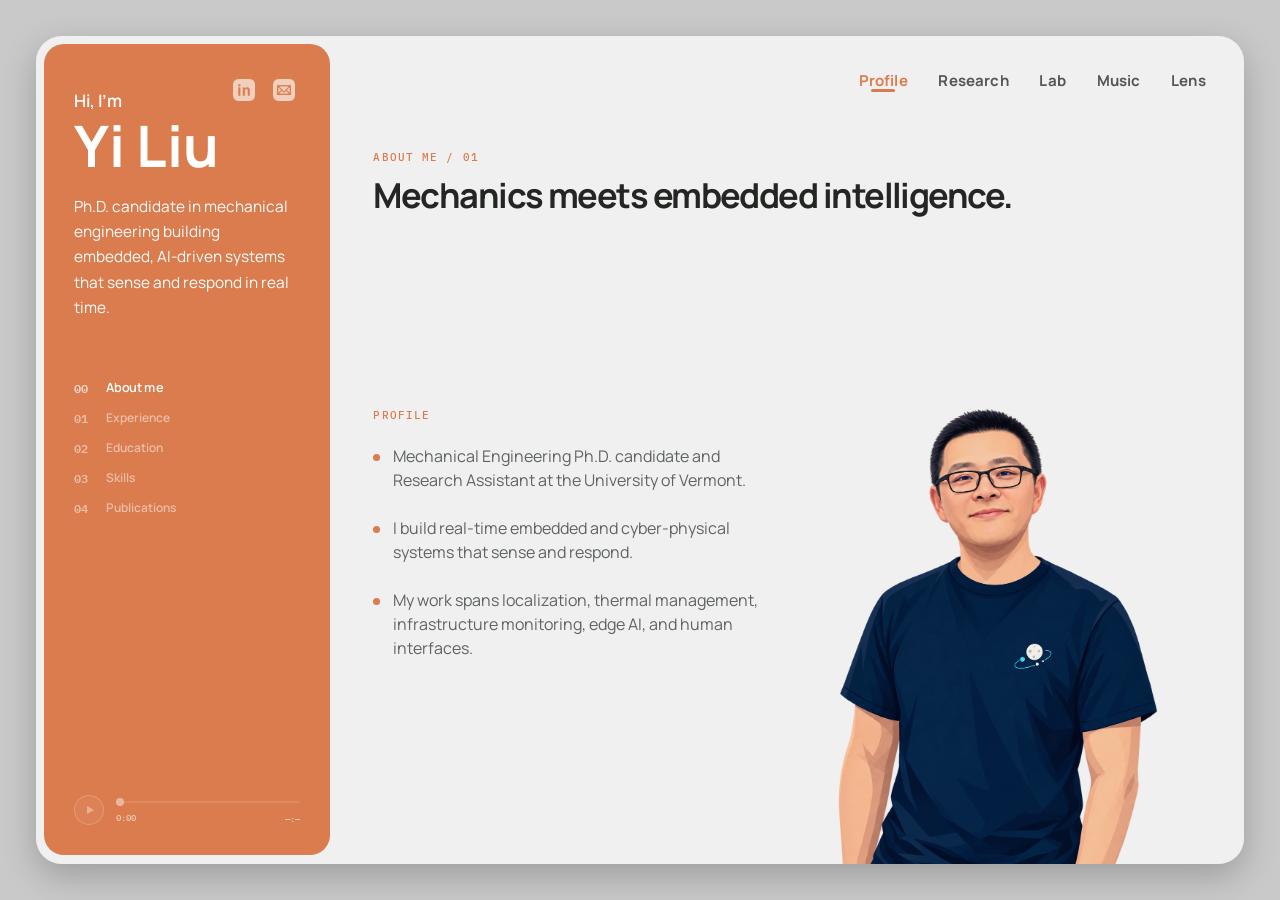
<file: index.html>
<!doctype html>
<html lang="en">
<head>
  <meta charset="UTF-8">
  <meta name="viewport" content="width=device-width, initial-scale=1.0">
  <meta name="description" content="Yi Liu — mechanical engineering Ph.D. candidate building embedded and AI-driven cyber-physical systems.">
  <meta name="color-scheme" content="light dark">
  <meta name="theme-color" content="#c9c9c9" media="(prefers-color-scheme: light)">
  <meta name="theme-color" content="#141817" media="(prefers-color-scheme: dark)">
  <title>Yi Liu — Mechanical Engineering & Embedded AI</title>
  <link rel="preconnect" href="https://fonts.googleapis.com">
  <link rel="preconnect" href="https://fonts.gstatic.com" crossorigin>
  <link rel="preload" href="assets/Crack/concrete-plaster-mask.png" as="image">
  <link rel="preload" href="assets/Crack/crack-reference-mask.png" as="image">
  <link href="https://fonts.googleapis.com/css2?family=IBM+Plex+Mono:wght@400;500&family=Manrope:wght@400;500;600;700;800&family=Secular+One&display=swap" rel="stylesheet">
  <link rel="stylesheet" href="index.css?v=20260829-475">
  <script src="assets/vendor/three.min.js"></script>
  <script src="assets/Music/music-library.js?v=20260828-011"></script>
  <script src="assets/Music/music-envelopes.js?v=20260828-003"></script>
  <script src="index.js?v=20260829-266" defer></script>
</head>
<body data-section="profile">
  <a class="skip-link" href="#main">Skip to content</a>

  <main class="portfolio" id="main">
    <aside class="identity-panel">
      <div class="contact" aria-label="Contact links">
        <a href="https://www.linkedin.com/in/yi-liu-uvm/" target="_blank" rel="noopener noreferrer" aria-label="Yi Liu on LinkedIn">
          <img src="assets/Logo/Linkedin.png" alt="" draggable="false">
        </a>
        <a href="mailto:yliu1@uvm.edu" aria-label="Email Yi Liu">
          <img src="assets/Logo/Mail.png" alt="" draggable="false">
        </a>
      </div>
      <div class="identity-content">
        <h1><span class="greeting">Hi, I’m</span><span class="name">Yi Liu</span></h1>
        <p class="role">Ph.D. candidate in mechanical engineering building embedded, AI-driven systems that sense and respond in real time.</p>

        <div class="page-nav-stack">
          <nav class="page-nav active" data-page-nav="profile" aria-label="On the Profile page">
            <a class="active" href="#profile-overview"><span class="nav-index">00</span><span class="nav-label">About me</span></a>
            <a href="#profile-experience"><span class="nav-index">01</span><span class="nav-label">Experience</span></a>
            <a href="#profile-background"><span class="nav-index">02</span><span class="nav-label">Education</span></a>
            <a href="#profile-skills"><span class="nav-index">03</span><span class="nav-label">Skills</span></a>
            <a href="#profile-publications"><span class="nav-index">04</span><span class="nav-label">Publications</span></a>
          </nav>
          <nav class="page-nav" data-page-nav="research" aria-label="On the Research page" hidden>
            <a class="active" href="#research-overview"><span class="nav-index">00</span><span class="nav-label">Overview</span></a>
            <a href="#research-thermal"><span class="nav-index">01</span><span class="nav-label">Thermal intelligence</span></a>
            <a href="#research-robotics"><span class="nav-index">02</span><span class="nav-label">Robotic infrastructure monitoring</span></a>
            <a href="#research-acoustic"><span class="nav-index">03</span><span class="nav-label">Acoustic imaging</span></a>
          </nav>
          <nav class="page-nav" data-page-nav="lab" aria-label="On the Lab page" hidden>
            <a class="active" href="#lab-workbench"><span class="nav-index">00</span><span class="nav-label">Workbench</span></a>
            <a href="#lab-locallink"><span class="nav-index">01</span><span class="nav-label">LocalLink</span></a>
            <a href="#lab-model-making"><span class="nav-index">02</span><span class="nav-label">Model Making</span></a>
          </nav>
          <nav class="page-nav" data-page-nav="music" aria-label="On the Music page" hidden>
            <a class="active" href="#music-overview" aria-label="Composer, Pianist, and Singer"><span class="nav-index" aria-hidden="true">&#9833;</span><span class="nav-label">Composer, Pianist, and Singer</span></a>
            <a href="#music-reworks" aria-label="Drumbeat and Melody"><span class="nav-index" aria-hidden="true">&#9835;</span><span class="nav-label">Drumbeat and Melody</span></a>
          </nav>
          <nav class="page-nav" data-page-nav="photography" aria-label="On the Photography page" hidden>
            <a class="active" href="#photography-2021"><span class="nav-index">01</span><span class="nav-label">2021</span></a>
            <a href="#photography-2022"><span class="nav-index">02</span><span class="nav-label">2022</span></a>
            <a href="#photography-2023"><span class="nav-index">03</span><span class="nav-label">2023</span></a>
            <a href="#photography-2024"><span class="nav-index">04</span><span class="nav-label">2024</span></a>
            <a href="#photography-2025"><span class="nav-index">05</span><span class="nav-label">2025</span></a>
            <a href="#photography-2026"><span class="nav-index">06</span><span class="nav-label">2026</span></a>
          </nav>
        </div>
        <section class="music-transport is-empty" data-music-transport aria-label="Music player">
          <button class="music-transport-heading" data-music-open type="button" aria-label="Open the current track in Drumbeat and Melody" disabled><strong></strong><span aria-hidden="true">↗</span></button>
          <div class="music-transport-controls">
            <button class="music-play-button" data-music-play type="button" aria-label="Select a track to play" disabled><span aria-hidden="true"></span></button>
            <div class="music-progress-wrap">
              <div class="music-progress-control">
                <div class="music-progress-visual" data-music-progress-visual aria-hidden="true">
                  <span class="music-progress-fill" data-music-progress-fill></span>
                  <span class="music-progress-thumb" data-music-progress-thumb></span>
                </div>
                <input data-music-progress type="range" min="0" max="1000" value="0" step="1" aria-label="Song position">
              </div>
              <div class="music-time-row">
                <span data-music-current>0:00</span>
                <span class="music-duration-state" data-music-duration-state>
                  <span class="music-duration-value" data-music-duration>—:—</span>
                  <span class="music-duration-spinner" aria-hidden="true"></span>
                </span>
              </div>
            </div>
          </div>
        </section>
      </div>
    </aside>

    <section class="content-panel" aria-live="polite">
      <div class="content-inner">
        <header class="content-header">
          <div class="primary-nav-frame">
            <nav aria-label="Site navigation">
              <a class="active" href="#profile" data-view-target="profile" aria-current="page">Profile</a>
              <a href="#research" data-view-target="research">Research</a>
              <a href="#lab" data-view-target="lab">Lab</a>
              <a href="#music" data-view-target="music">Music</a>
              <a href="#photography" data-view-target="photography">Lens</a>
            </nav>
          </div>
        </header>

        <div class="view-stack">
        <section class="content-view active" id="profile" data-view="profile" aria-label="Profile">
          <section class="research-showcase page-section active" id="profile-overview" aria-labelledby="profile-overview-title">
            <div class="research-showcase-layout">
              <header class="research-showcase-heading">
                <p class="small-label">ABOUT ME / 01</p>
                <h2 id="profile-overview-title">Mechanics meets embedded intelligence.</h2>
              </header>
              <div class="research-showcase-content">
                <div class="research-showcase-copy">
                  <p class="page-kicker">PROFILE</p>
                  <ul class="thermal-points">
                    <li>Mechanical Engineering Ph.D. candidate and Research Assistant at the University of Vermont.</li>
                    <li>I build real-time embedded and cyber-physical systems that sense and respond.</li>
                    <li>My work spans localization, thermal management, infrastructure monitoring, edge AI, and human interfaces.</li>
                  </ul>
                </div>
                <figure class="research-visual profile-portrait-visual">
                  <img src="assets/yi-liu-portrait.png?v=20260818-14" alt="Cartoon portrait of Yi Liu" draggable="false">
                </figure>
              </div>
            </div>
          </section>

          <section class="research-showcase page-section" id="profile-experience" aria-labelledby="profile-experience-title" aria-hidden="true" inert>
            <div class="research-showcase-layout">
              <header class="research-showcase-heading">
                <p class="small-label">EXPERIENCE / 02</p>
                <h2 id="profile-experience-title">Building across research, teaching, and industry.</h2>
              </header>
              <div class="research-showcase-content is-full">
                <div class="experience-signal" aria-label="Professional experience timeline">
                  <span class="profile-timeline-line experience-timeline-line" aria-hidden="true"></span>
                  <article class="experience-stop">
                    <div class="experience-marker"><span>2017</span><i aria-hidden="true"></i></div>
                    <div class="experience-card"><small>FIELD</small><h3>Workshop Intern</h3><p>Hyundai Motor Company</p><ul><li>Inspection</li><li>Maintenance</li></ul></div>
                  </article>
                  <article class="experience-stop">
                    <div class="experience-marker"><span>2017—18</span><i aria-hidden="true"></i></div>
                    <div class="experience-card"><small>INDUSTRY</small><h3>Engineering Intern</h3><p>CIMC Raffles Offshore</p><ul><li>SolidWorks</li><li>Sealing systems</li></ul></div>
                  </article>
                  <article class="experience-stop">
                    <div class="experience-marker"><span>2021—23</span><i aria-hidden="true"></i></div>
                    <div class="experience-card"><small>TEACH</small><h3>Teaching Assistant</h3><p>University of Vermont</p><ul><li>Engineering design</li><li>System dynamics</li></ul></div>
                  </article>
                  <article class="experience-stop current">
                    <div class="experience-marker"><span>2023—</span><i aria-hidden="true"></i></div>
                    <div class="experience-card"><small>LIVE · RESEARCH</small><h3>Research Assistant</h3><p>University of Vermont</p><ul><li>Embedded AI</li><li>Cyber-physical systems</li></ul></div>
                  </article>
                </div>
              </div>
            </div>
          </section>

          <section class="research-showcase page-section" id="profile-background" aria-labelledby="profile-background-title" aria-hidden="true" inert>
            <div class="research-showcase-layout">
              <header class="research-showcase-heading">
                <p class="small-label">EDUCATION / 03</p>
                <h2 id="profile-background-title">A foundation in mechanical engineering.</h2>
              </header>
              <div class="research-showcase-content is-full">
                <div class="education-timeline" aria-label="Education timeline progressing upward from bachelor's to Ph.D.">
                  <span class="profile-timeline-line education-timeline-line" aria-hidden="true"></span>
                  <article class="education-stop current">
                    <div class="education-marker"><span>2021—</span><i aria-hidden="true"></i></div>
                    <div class="education-card">
                      <small>ACTIVE</small><h3>Ph.D. Candidate</h3><p>Mechanical Engineering · University of Vermont</p>
                      <ul><li>Embedded intelligence</li><li>Cyber-physical systems</li></ul>
                    </div>
                  </article>
                  <article class="education-stop">
                    <div class="education-marker"><span>2018—21</span><i aria-hidden="true"></i></div>
                    <div class="education-card">
                      <small>RESEARCH</small><h3>Master of Science</h3><p>Mechanical Engineering · University of Vermont</p>
                      <ul><li>Modeling</li><li>Experimental research</li></ul>
                    </div>
                  </article>
                  <article class="education-stop">
                    <div class="education-marker"><span>2013—17</span><i aria-hidden="true"></i></div>
                    <div class="education-card">
                      <small>FOUNDATION</small><h3>Bachelor of Science</h3><p>Mechanical Engineering · Hanyang University</p>
                      <ul><li>Mechanics</li><li>Engineering design</li></ul>
                    </div>
                  </article>
                </div>
              </div>
            </div>
          </section>

          <section class="research-showcase page-section" id="profile-skills" aria-labelledby="profile-skills-title" aria-hidden="true" inert>
            <div class="research-showcase-layout">
              <header class="research-showcase-heading">
                <p class="small-label">TECHNICAL SKILLS / 04</p>
                <h2 id="profile-skills-title">Tools for sensing, building, and reasoning.</h2>
              </header>
              <div class="research-showcase-content is-full">
                <div class="skills-network" data-skills-network>
                  <div class="skill-tree" aria-label="Interactive skill tree rooted at embedded intelligence">
                    <svg viewBox="0 0 1000 420" preserveAspectRatio="none" aria-hidden="true">
                      <g class="skill-depth-routes skill-depth-routes-one" data-skill-depth-routes="1">
                        <path d="M135 210C171 210 188 118 224 118"/>
                        <path d="M135 210C171 210 188 302 224 302"/>
                      </g>
                      <g class="skill-depth-routes skill-depth-routes-two" data-skill-depth-routes="2">
                        <path d="M336 118C386 118 411 34 461 34"/>
                        <path d="M336 118C386 118 411 101 461 101"/>
                        <path d="M336 118C386 118 411 168 461 168"/>
                        <path d="M336 302C386 302 411 252 461 252"/>
                        <path d="M336 302C386 302 411 319 461 319"/>
                        <path d="M336 302C386 302 411 386 461 386"/>
                      </g>
                      <g class="skill-leaf-routes" data-skill-leaf-routes></g>
                    </svg>
                    <div class="skill-core"><span>EMBEDDED</span><strong>INTELLIGENCE</strong></div>
                    <div class="skill-branch skill-branch-compute"><span>SOFTWARE</span><strong>Software Layer</strong></div>
                    <div class="skill-branch skill-branch-physical"><span>PHYSICAL</span><strong>Physical Interface</strong></div>
                    <button class="skill-node skill-node-code active" type="button" data-skill-title="Programming" data-skill-summary="Software for devices, analysis, and interactive systems." data-skill-tools="Python · C · C++ · C# · Java · JavaScript" data-skill-levels="3 · 3 · 3 · 4 · 4 · 3" aria-pressed="true"><span>CODE</span><strong>Programming</strong></button>
                    <button class="skill-node skill-node-ai" type="button" data-skill-title="AI and algorithms" data-skill-summary="Models and estimators that convert measurements into decisions." data-skill-tools="Neural Networks · MoE · Kalman Filter · Madgwick AHRS" data-skill-levels="3 · 3 · 4 · 4" aria-pressed="false"><span>AI</span><strong>Algorithms</strong></button>
                    <button class="skill-node skill-node-embed" type="button" data-skill-title="Embedded systems" data-skill-summary="Reliable computation and communication close to the physical system." data-skill-tools="ESP32 · Pi" data-skill-levels="4 · 3" aria-pressed="false"><span>EMBED</span><strong>Systems</strong></button>
                    <button class="skill-node skill-node-sense" type="button" data-skill-title="Sensors and hardware" data-skill-summary="Turning motion, position, pressure, and temperature into observable state." data-skill-tools="UWB · IMU · DPS310" data-skill-levels="3 · 4 · 2" aria-pressed="false"><span>SENSE</span><strong>Hardware</strong></button>
                    <button class="skill-node skill-node-xr" type="button" data-skill-title="AR/VR and visualization" data-skill-summary="Human interfaces for understanding and interacting with physical systems." data-skill-tools="Unity · MRTK · HoloLens 2" data-skill-levels="4 · 4 · 4" aria-pressed="false"><span>XR</span><strong>Interfaces</strong></button>
                    <button class="skill-node skill-node-tools" type="button" data-skill-title="Engineering tools" data-skill-summary="Design and analysis tools for building the physical layer." data-skill-tools="MATLAB · SolidWorks" data-skill-levels="4 · 4" aria-pressed="false"><span>TOOLS</span><strong>Engineering</strong></button>
                    <section class="skill-tools-branch" data-skill-tools-branch aria-live="polite">
                      <div class="skill-tool-list"></div>
                    </section>
                  </div>
                </div>
              </div>
            </div>
          </section>

          <section class="research-showcase page-section" id="profile-publications" aria-labelledby="profile-publications-title" aria-hidden="true" inert>
            <div class="research-showcase-layout publications-layout">
              <header class="research-showcase-heading">
                <p class="small-label">PUBLICATIONS / 05</p>
                <h2 id="profile-publications-title">Research made public.</h2>
              </header>
              <div class="publications-pager" data-publications-pager tabindex="0" aria-label="Publications pages" aria-live="polite">
                <section class="publications-page is-active" data-publications-page aria-label="Publications page 1 of 2">
                  <article class="publication-card">
                    <div class="publication-meta"><span>2025</span><span>01</span></div>
                    <h3>HeSARIC: A heterogeneous cyber–physical robotic swarm framework for structural health monitoring with augmented reality representation</h3>
                    <p>A Fath, C Sauter, Y Liu, B Gamble, D Burns, E Trombley, SKR Sathi, T Xia, et al.</p>
                    <small>Micromachines 16 (4), 460</small>
                  </article>
                  <article class="publication-card">
                    <div class="publication-meta"><span>2025</span><span>02</span></div>
                    <h3>An Approach to Thermal Management and Performance Throttling for Federated Computation on a Low-Cost 3D ESP32-S3 Package Stack</h3>
                    <p>Y Liu, PS Shah, T Xia, D Huston</p>
                    <small>Computers 14 (4), 147</small>
                  </article>
                  <article class="publication-card">
                    <div class="publication-meta"><span>2025</span><span>03</span></div>
                    <h3>Self-Referencing Digital Twin for Thermal and Task Management in Package Stacked ESP32-S3 Microcontrollers with Mixture-of-Experts and Neural Networks</h3>
                    <p>Y Liu, PS Shah, T Xia, D Huston</p>
                    <small>Computers 15 (1), 4</small>
                  </article>
                  <article class="publication-card">
                    <div class="publication-meta"><span>2025</span><span>04</span></div>
                    <h3>Monitoring Structures with Teams of Mobile Robots</h3>
                    <p>A Fath, Y Liu, B Gamble, T Xia, D Huston</p>
                    <small>Structural Health Monitoring 2025</small>
                  </article>
                  <article class="publication-card">
                    <div class="publication-meta"><span>2024</span><span>05</span></div>
                    <h3>Indoor infrastructure maintenance framework using networked sensors, robots, and augmented reality human interface</h3>
                    <p>A Fath, N Hanna, Y Liu, S Tanch, T Xia, D Huston</p>
                    <small>Future Internet 16 (5), 170</small>
                  </article>
                </section>
                <section class="publications-page" data-publications-page aria-label="Publications page 2 of 2" aria-hidden="true" inert>
                  <article class="publication-card">
                    <div class="publication-meta"><span>2024</span><span>06</span></div>
                    <h3>Marsbot: A bristle-bot microrobot with augmented reality steering control for wireless structural health monitoring</h3>
                    <p>A Fath, Y Liu, T Xia, D Huston</p>
                    <small>Micromachines 15 (2), 202</small>
                  </article>
                  <article class="publication-card">
                    <div class="publication-meta"><span>2023</span><span>07</span></div>
                    <h3>Structural Health Monitoring with Robot and Augmented Reality Teams</h3>
                    <p>A Fath, Y Liu, S Tanch, N Hanna, T Xia, D Huston</p>
                    <small>Destec Publications, Inc.</small>
                  </article>
                  <article class="publication-card">
                    <div class="publication-meta"><span>2023</span><span>08</span></div>
                    <h3>Monitoring Infrastructure using Augmented Reality in a Network of Microrobots with Visual Data Analysis</h3>
                    <p>A Fath, N Hanna, Y Liu, S Tanch, T Xia, D Huston</p>
                    <small>ASCE Engineering Mechanics Institute 2023 Conference, 495</small>
                  </article>
                  <article class="publication-card">
                    <div class="publication-meta"><span>2021</span><span>09</span></div>
                    <h3>3D acoustic pipe locator imaging based on finite element analysis</h3>
                    <p>Y Liu</p>
                  </article>
                </section>
              </div>
              <nav class="research-page-ruler publications-page-ruler" aria-label="Publications page navigation">
                <button class="active" data-publications-page-target="0" type="button" aria-label="Go to publications page 1" aria-current="page"></button>
                <button data-publications-page-target="1" type="button" aria-label="Go to publications page 2"></button>
              </nav>
            </div>
          </section>
        </section>

        <section class="content-view" id="research" data-view="research" aria-label="Research" aria-hidden="true" inert>
          <section class="research-showcase page-section active" id="research-overview" aria-labelledby="research-overview-title">
            <div class="research-showcase-layout">
              <header class="research-showcase-heading">
                <p class="small-label">RESEARCH / 00</p>
                <h2 id="research-overview-title">Intelligence for the physical world.</h2>
              </header>
              <div class="research-showcase-content research-overview-content">
                <ul class="thermal-points research-project-intro" aria-label="Selected research projects">
                  <li><strong>Thermal-aware computing</strong><p>A six-node computing stack that predicts heat and adapts workloads before performance degrades.</p></li>
                  <li><strong>Robotic infrastructure inspection</strong><p>A cooperative MARSBot system for localization, crack detection, and augmented-reality field control.</p></li>
                  <li><strong>Acoustic pipe imaging</strong><p>A mobile probing platform that maps underground pipe geometry from position-tagged sound measurements.</p></li>
                </ul>
                <figure class="research-mindmap" data-research-mindmap aria-label="Mind map connecting embedded intelligence projects to the skills used in each project.">
                  <svg class="research-map-routes" viewBox="0 0 1000 420" preserveAspectRatio="none" aria-hidden="true">
                    <g data-research-map-routes="projects"></g>
                    <g data-research-map-routes="skills"></g>
                  </svg>
                  <div class="research-map-core"><span>RESEARCH</span><strong>Embedded<br>Intelligence</strong></div>
                  <div class="research-map-branches">
                    <article>
                      <div class="research-map-project"><span>THERMAL</span><strong>Computing Stack</strong></div>
                      <div class="research-map-skills"><span>Raspberry Pi</span><span>Python</span><span>MoE</span><span>Neural Networks</span></div>
                    </article>
                    <article>
                      <div class="research-map-project"><span>ROBOTICS</span><strong>MARSBot</strong></div>
                      <div class="research-map-skills"><span>ESP32</span><span>UWB</span><span>IMU</span><span>Kalman Filter</span><span>Unity / MRTK</span></div>
                    </article>
                    <article>
                      <div class="research-map-project"><span>ACOUSTIC</span><strong>Pipe Imaging</strong></div>
                      <div class="research-map-skills"><span>MATLAB</span><span>Finite Element Analysis</span></div>
                    </article>
                  </div>
                </figure>
              </div>
            </div>
          </section>

          <section class="thermal-demo page-section" id="research-thermal" data-thermal-demo aria-labelledby="thermal-title" aria-hidden="true" inert>
            <div class="thermal-layout">
              <header class="thermal-heading">
                <p class="small-label">THERMAL INTELLIGENCE / 01</p>
                <h2 id="thermal-title">A system that knows when it is getting hot.</h2>
              </header>

              <div class="thermal-pager" data-thermal-pager aria-label="Thermal intelligence pages">
                <article class="thermal-page thermal-page-stack is-active" data-thermal-page aria-label="Page 1: Stack architecture">
                  <div class="thermal-page-copy">
                    <p class="page-kicker">PACKAGE STACK</p>
                    <ul class="thermal-points">
                      <li>6 vertically stacked Raspberry Pi Zero 2 W nodes emulate a dense package stack.</li>
                      <li>Limited exposed surface area restricts heat dissipation to ambient air, creating position-dependent temperatures.</li>
                      <li>Live SoC temperature, CPU frequency, and power expose each node’s thermal-energy state.</li>
                    </ul>
                  </div>
                  <div class="stack-scene" role="group" aria-label="A wireframe Raspberry Pi stack with central system-on-chip heat sources.">
                    <canvas class="device-canvas" data-device-canvas aria-label="Interactive 3D model of a translucent rectangular device board. Drag to rotate."></canvas>
                    <div class="stack-drag-hint" aria-hidden="true">
                      <svg viewBox="0 0 60 24">
                        <path class="stack-drag-arrows" d="M15 12H2m0 0 4.5-4.5M2 12l4.5 4.5M45 12h13m0 0-4.5-4.5M58 12l-4.5 4.5" />
                        <path class="stack-drag-cursor" d="M25 3.5v17l4-3.7 3.2 6.4 3.4-1.7-3.1-6H39z" />
                      </svg>
                    </div>
                  </div>
                </article>

                <article class="thermal-page thermal-page-moe" data-thermal-page aria-label="Page 3: Mixture of Experts">
                  <div class="thermal-page-copy moe-copy">
                    <p class="page-kicker">MIXTURE OF EXPERTS</p>
                    <ul class="thermal-points">
                      <li>Each Pi reports its thermal, compute, power, and workload state.</li>
                      <li>Specialized experts propose actions while the gating network determines their relative contributions.</li>
                      <li>The contributions are combined into a tile assignment and returned to the Pi.</li>
                    </ul>
                  </div>

                  <div class="moe-stage">
                    <div class="moe-pi-stage" data-moe-routing-stage>
                      <svg class="moe-routing-lines" data-moe-routing-lines aria-hidden="true">
                        <g data-moe-experts-routes></g>
                        <g data-moe-gating-routes></g>
                        <g data-moe-expert-result-routes></g>
                        <g data-moe-gating-result-routes></g>
                        <g data-moe-contribution-merge-routes></g>
                        <g data-moe-merged-result-route></g>
                        <g data-moe-result-pi-route></g>
                      </svg>
                      <section class="moe-pi-stack is-moe-muted" data-moe-routing-source aria-label="Pi state inputs: SoC temperature, processor frequency, power, and completed tasks.">
                        <header data-moe-pi-target><span>Pi</span></header>
                        <div class="moe-pi-stack-list">
                          <div class="moe-pi-device"><svg viewBox="0 0 16 16" aria-hidden="true"><path d="M6 3a2 2 0 0 1 4 0v5.2a3.5 3.5 0 1 1-4 0z"/><path d="M8 5v5"/></svg><strong>SoC Temperature</strong></div>
                          <div class="moe-pi-device"><svg viewBox="0 0 16 16" aria-hidden="true"><rect x="4" y="4" width="8" height="8" rx="1"/><path d="M6 1v3M10 1v3M6 12v3M10 12v3M1 6h3M1 10h3M12 6h3M12 10h3"/></svg><strong>CPU Frequency</strong></div>
                          <div class="moe-pi-device moe-pi-device-more" aria-label="Additional device states">···</div>
                          <div class="moe-pi-device"><svg viewBox="0 0 16 16" aria-hidden="true"><path d="M9 1 3.5 9H8l-1 6 5.5-8H8z"/></svg><strong>Power</strong></div>
                          <div class="moe-pi-device"><svg viewBox="0 0 16 16" aria-hidden="true"><circle cx="8" cy="8" r="6"/><path d="m5 8 2 2 4-4"/></svg><strong>Completed Tasks</strong></div>
                        </div>
                      </section>
                      <div class="moe-model-column">
                        <section class="moe-pi-stack is-moe-muted" data-moe-experts-source aria-label="Experts for thermal state, processor frequency, power, and workload.">
                          <header data-moe-experts-target><span>Experts</span></header>
                          <div class="moe-pi-stack-list">
                            <div class="moe-pi-device"><svg viewBox="0 0 16 16" aria-hidden="true"><path d="M6 3a2 2 0 0 1 4 0v5.2a3.5 3.5 0 1 1-4 0z"/><path d="M8 5v5"/></svg><strong>Thermal Expert</strong></div>
                            <div class="moe-pi-device"><svg viewBox="0 0 16 16" aria-hidden="true"><rect x="4" y="4" width="8" height="8" rx="1"/><path d="M6 1v3M10 1v3M6 12v3M10 12v3M1 6h3M1 10h3M12 6h3M12 10h3"/></svg><strong>Frequency Expert</strong></div>
                            <div class="moe-pi-device moe-pi-device-more" aria-label="Additional experts">···</div>
                            <div class="moe-pi-device"><svg viewBox="0 0 16 16" aria-hidden="true"><path d="M9 1 3.5 9H8l-1 6 5.5-8H8z"/></svg><strong>Power Expert</strong></div>
                            <div class="moe-pi-device"><svg viewBox="0 0 16 16" aria-hidden="true"><path d="M2 12.5h12M3.5 10l3-3 2.2 2.2L13 4.5"/><path d="M10.5 4.5H13V7"/></svg><strong>Workload Expert</strong></div>
                          </div>
                        </section>
                        <section class="moe-pi-stack moe-gating-stack is-moe-muted" aria-label="Gating network">
                          <header data-moe-gating-target><span>Gating Network</span></header>
                          <div class="moe-pi-device moe-gating-network" data-moe-gating-source aria-label="Expert weighting layer">
                            <svg viewBox="0 0 16 16" aria-hidden="true"><path d="M2 4h12M2 8h12M2 12h12"/><circle cx="6" cy="4" r="1.5"/><circle cx="10.5" cy="8" r="1.5"/><circle cx="7.5" cy="12" r="1.5"/></svg>
                            <strong>Expert Weighting</strong>
                          </div>
                        </section>
                      </div>
                      <div class="moe-result-column">
                        <section class="moe-pi-stack is-moe-muted" data-moe-results-target aria-label="Weighted contribution of each expert to the final decision.">
                          <header>Expert Contributions</header>
                          <div class="moe-pi-stack-list">
                            <div class="moe-pi-device moe-weighted-layer" aria-label="Expert contribution 78 percent"><span class="moe-weight-bar"><i style="--weight:78%"></i></span></div>
                            <div class="moe-pi-device moe-weighted-layer" aria-label="Expert contribution 56 percent"><span class="moe-weight-bar"><i style="--weight:56%"></i></span></div>
                            <div class="moe-pi-device moe-pi-device-more" aria-label="Additional expert contributions">···</div>
                            <div class="moe-pi-device moe-weighted-layer" aria-label="Expert contribution 68 percent"><span class="moe-weight-bar"><i style="--weight:68%"></i></span></div>
                            <div class="moe-pi-device moe-weighted-layer" aria-label="Expert contribution 44 percent"><span class="moe-weight-bar"><i style="--weight:44%"></i></span></div>
                          </div>
                        </section>
                      </div>
                      <section class="moe-pi-stack moe-workload-stack is-moe-muted" aria-label="Scheduling results.">
                        <header data-moe-final-target><span>Results</span></header>
                        <div class="moe-pi-stack-list">
                          <div class="moe-pi-device" data-moe-final-source><svg viewBox="0 0 16 16" aria-hidden="true"><rect x="2" y="2" width="5" height="5" rx=".5"/><rect x="9" y="2" width="5" height="5" rx=".5"/><rect x="2" y="9" width="5" height="5" rx=".5"/><rect x="9" y="9" width="5" height="5" rx=".5"/></svg><strong>Assigned Tiles</strong></div>
                        </div>
                      </section>
                    </div>
                  </div>
                </article>

                <article class="thermal-page thermal-page-scheduler" data-thermal-page aria-label="Page 2: Scheduling model">
                  <div class="thermal-page-copy">
                    <p class="page-kicker">THERMAL SCHEDULING</p>
                    <ul class="thermal-points">
                      <li>Parallel tasks are split into tiles and dispatched asynchronously across available nodes.</li>
                      <li>Thermal headroom and processor capacity jointly drive frequency and workload allocation.</li>
                      <li>At 60°C, MoE control delivered 32% more tasks with 27.8% less energy per task than fixed 1 GHz operation.</li>
                    </ul>
                  </div>

                  <div class="thermal-stage">
                <div class="thermal-diagram-key">
                  <span><strong>Raspberry Pi Stack</strong></span>
                  <span><strong>PARALLEL COMPUTING TASKS</strong></span>
                </div>
                <div class="thermal-canvas-frame">
                  <canvas class="thermal-canvas" data-thermal-canvas role="img" aria-label="Interactive model. Left: six Raspberry Pi devices. Right: one job split into 81 tiles. A tile label from P1 through P6 shows which device receives it."></canvas>
                </div>
                <div class="thermal-controls" aria-label="Thermal model controls">
                  <span class="thermal-control-label">RUN MODE</span>
                  <button class="thermal-mode" data-scheduler-mode="pipeline" type="button" aria-label="Run baseline scheduler" aria-pressed="true" title="Run baseline scheduler">
                    <span class="thermal-mode-dot" aria-hidden="true"></span>
                    <span class="thermal-mode-label">Baseline</span>
                    <strong class="thermal-mode-time" data-comparison-pipeline aria-live="polite">RUN</strong>
                  </button>
                  <div class="thermal-ai-control">
                    <button class="thermal-mode" data-scheduler-mode="ai" type="button" aria-label="Run AI scheduler" aria-pressed="false" title="Run AI scheduler">
                      <span class="thermal-mode-dot" aria-hidden="true"></span>
                      <span class="thermal-mode-label">AI scheduler</span>
                      <strong class="thermal-mode-time" data-comparison-ai aria-live="polite">RUN</strong>
                    </button>
                    <label class="thermal-limit-control">
                      <input data-ai-temp-limit type="range" min="60" max="70" step="1" value="65" aria-label="AI temperature limit from 60 to 70 degrees Celsius">
                      <output data-ai-temp-output>65°C</output>
                    </label>
                  </div>
                </div>
                  </div>
                </article>
              </div>
              <nav class="thermal-page-ruler" aria-label="Thermal intelligence page navigation">
                <button class="active" data-thermal-page-target="0" type="button" aria-label="Go to stack architecture page" aria-current="page"></button>
                <button data-thermal-page-target="1" type="button" aria-label="Go to scheduling model page"></button>
                <button data-thermal-page-target="2" type="button" aria-label="Go to mixture of experts page"></button>
              </nav>
            </div>
          </section>

          <section class="research-showcase page-section" id="research-robotics" aria-labelledby="research-robotics-title" aria-hidden="true" inert>
            <div class="research-showcase-layout">
              <header class="research-showcase-heading">
                <p class="small-label">ROBOTIC INFRASTRUCTURE MONITORING / 02</p>
                <h2 id="research-robotics-title">From mobile robots to a shared view of structural condition.</h2>
              </header>
              <div class="research-subpager" data-research-subpager aria-label="Robotic infrastructure monitoring pages">
                <article class="research-subpage has-visual is-active" data-research-subpage aria-label="Page 1: Robot">
                  <div class="research-subpage-copy">
                    <p class="page-kicker">MOBILE ROBOT</p>
                    <ul class="thermal-points">
                      <li>Compact bristle-bots and mobile robots carry cameras and wireless sensors to parts of a structure that are difficult to inspect directly.</li>
                      <li>Small, low-cost platforms make distributed structural monitoring possible without permanently instrumenting every location.</li>
                      <li>Each robot turns a local, difficult-to-reach surface into an observable part of the monitoring system.</li>
                    </ul>
                  </div>
                  <figure class="research-visual research-visual-marsbot" aria-label="Interactive structural model of the MARSBot microrobot. Drag to rotate.">
                    <div class="marsbot-model-stage">
                      <canvas class="marsbot-model-canvas" data-marsbot-canvas aria-label="Interactive 3D MARSBot model with a plate body, camera, cylindrical motor, eccentric rotor, and flexible legs. Drag to rotate."></canvas>
                      <div class="stack-drag-hint" aria-hidden="true">
                        <svg viewBox="0 0 60 24">
                          <path class="stack-drag-arrows" d="M15 12H2m0 0 4.5-4.5M2 12l4.5 4.5M45 12h13m0 0-4.5-4.5M58 12l-4.5 4.5" />
                          <path class="stack-drag-cursor" d="M25 3.5v17l4-3.7 3.2 6.4 3.4-1.7-3.1-6H39z" />
                        </svg>
                      </div>
                    </div>
                  </figure>
                </article>
                <article class="research-subpage has-visual" data-research-subpage aria-label="Page 2: Cooperative crack inspection">
                  <div class="research-subpage-copy">
                    <p class="page-kicker">CRACK INSPECTION</p>
                    <ul class="thermal-points">
                      <li>Three robots photograph overlapping regions of the same wall from coordinated positions.</li>
                      <li>Sobel edge detection extracts likely crack boundaries from each camera image.</li>
                      <li>Image stitching combines the separate observations into one wall-scale inspection map.</li>
                    </ul>
                  </div>
                  <figure class="research-visual research-visual-crack" aria-label="Concrete wall with an irregular structural crack.">
                    <canvas class="crack-pipeline-canvas" data-crack-pipeline role="img" aria-label="A concrete wall with a wide, irregular horizontal crack and several fine secondary cracks."></canvas>
                  </figure>
                </article>
                <article class="research-subpage has-visual" data-research-subpage aria-label="Page 3: Augmented reality interface">
                  <div class="research-subpage-copy">
                    <p class="page-kicker">AR INTERFACE</p>
                    <ul class="thermal-points">
                      <li>Augmented reality brings robot positions, camera imagery, and detected cracks into the operator’s view.</li>
                      <li>The interface supports robot steering, team coordination, and interpretation of inspection results.</li>
                      <li>Spatially registered information connects physical infrastructure to monitoring evidence and maintenance decisions.</li>
                    </ul>
                  </div>
                  <figure class="research-visual research-visual-ar" aria-label="Interactive augmented reality interface for steering MARSBot 02 with finger gestures.">
                    <div class="ar-control-stage" data-ar-control>
                      <svg class="ar-control-map" viewBox="0 0 820 500" role="img" aria-labelledby="ar-control-title ar-control-desc">
                        <title id="ar-control-title">Gesture-controlled MARSBot augmented reality view</title>
                        <desc id="ar-control-desc">An AR visor shows a shared scene view and the robot camera view. Buttons positioned on a hand below control forward, left, and right movement.</desc>
                        <defs>
                          <symbol id="ar-marsbot-symbol" viewBox="-26 -52 52 92">
                            <rect class="ar-marsbot-body" x="-21" y="-36" width="42" height="72" rx="2"/>
                            <rect class="ar-marsbot-camera-back" x="-14" y="-43" width="28" height="9" rx="2"/>
                            <rect class="ar-marsbot-camera-neck" x="-7" y="-49" width="14" height="6" rx="1"/>
                            <circle class="ar-marsbot-camera-lens" cx="0" cy="-49" r="4"/>
                          </symbol>
                          <clipPath id="ar-visor-clip" clipPathUnits="userSpaceOnUse">
                            <path transform="translate(34 0) scale(.92)" d="M150 24Q410 0 670 24Q760 28 760 110L744 204Q734 290 652 290L494 290Q468 290 452 268L436 246Q425 230 410 230Q395 230 384 246L368 268Q352 290 326 290L168 290Q86 290 76 204L60 110Q60 28 150 24Z"/>
                          </clipPath>
                        </defs>
                        <g class="ar-visor-assembly">
                        <foreignObject class="ar-visor-3d-shell" x="89.2" y="3.68" width="644" height="263.12" clip-path="url(#ar-visor-clip)">
                          <div class="ar-visor-3d-host" xmlns="http://www.w3.org/1999/xhtml">
                            <canvas class="ar-visor-3d-canvas" data-ar-3d-canvas role="img" aria-label="Live three-dimensional camera view from MARSBot 02 approaching a cracked wall."></canvas>
                            <canvas class="ar-visor-cam-canvas" data-ar-cam-canvas aria-hidden="true"></canvas>
                          </div>
                        </foreignObject>
                        <g clip-path="url(#ar-visor-clip)">
                          <g transform="translate(34 0) scale(.92)">
                          <rect class="ar-lens-surface" x="42" y="12" width="736" height="286"/>
                          <g class="ar-world">
                            <g class="ar-camera-full" data-ar-camera-scene>
                              <rect class="ar-camera-surface" x="42" y="12" width="736" height="286"/>
                              <image class="ar-camera-texture" href="assets/Crack/concrete-plaster-mask.png" x="35" y="5" width="750" height="300" preserveAspectRatio="xMidYMid slice"/>
                              <image class="ar-camera-crack-image" href="assets/Crack/crack-reference-mask.png" x="45" y="72" width="730" height="180" preserveAspectRatio="xMidYMid meet"/>
                            </g>
                          </g>
                          <g class="ar-camera-inset-ui" aria-hidden="true">
                            <rect x="90" y="34" width="210" height="100" rx="9"/>
                            <text x="102" y="52">MARSBOT CAM</text>
                          </g>
                          </g>
                        </g>
                        <path class="ar-visor-frame" transform="translate(34 0) scale(.92)" d="M150 24Q410 0 670 24Q760 28 760 110L744 204Q734 290 652 290L494 290Q468 290 452 268L436 246Q425 230 410 230Q395 230 384 246L368 268Q352 290 326 290L168 290Q86 290 76 204L60 110Q60 28 150 24Z"/>
                        </g>
                        <g class="ar-hand-cluster" transform="translate(275 110) scale(.68)">
                        <g class="ar-hand-drawing" aria-hidden="true">
                          <path d="M382 486L370 430M370 430L395 420M395 420L425 418 448 424 460 438 452 486M448 424L455 382 461 340M460 438L475 405 486 372M395 420L425 418M425 418L448 424M448 424L460 438"/>
                          <g class="ar-command-finger ar-command-finger-thumb" data-ar-finger-shape="left"><g class="ar-finger-segment ar-thumb-proximal"><path d="M370 430L350 410"/><circle cx="350" cy="410" r="4"/><g class="ar-finger-segment ar-thumb-distal"><path d="M350 410L340 390"/><circle cx="340" cy="390" r="5"/></g></g></g>
                          <g class="ar-command-finger ar-command-finger-index" data-ar-finger-shape="forward"><g class="ar-finger-segment ar-index-proximal"><path d="M395 420L393 389"/><circle cx="393" cy="389" r="4"/><g class="ar-finger-segment ar-index-middle"><path d="M393 389L392 368"/><circle cx="392" cy="368" r="4"/><g class="ar-finger-segment ar-index-distal"><path d="M392 368L391 348"/><circle cx="391" cy="348" r="5"/></g></g></g></g>
                          <g class="ar-command-finger ar-command-finger-middle" data-ar-finger-shape="right"><g class="ar-finger-segment ar-middle-proximal"><path d="M425 418L426 383"/><circle cx="426" cy="383" r="4"/><g class="ar-finger-segment ar-middle-middle"><path d="M426 383L426 354"/><circle cx="426" cy="354" r="4"/><g class="ar-finger-segment ar-middle-distal"><path d="M426 354L426 326"/><circle cx="426" cy="326" r="5"/></g></g></g></g>
                          <circle cx="382" cy="486" r="4"/><circle cx="452" cy="486" r="4"/><circle cx="370" cy="430" r="4"/><circle cx="395" cy="420" r="4"/><circle cx="425" cy="418" r="4"/><circle cx="448" cy="424" r="4"/><circle cx="455" cy="382" r="4"/><circle cx="461" cy="340" r="5"/><circle cx="460" cy="438" r="4"/><circle cx="475" cy="405" r="4"/><circle cx="486" cy="372" r="5"/>
                        </g>
                        </g>
                        <g class="ar-finger-control ar-control-left" data-ar-command="left" role="button" tabindex="0" aria-label="Turn MARSBot left" transform="translate(415 331)">
                          <rect class="ar-control-hit" width="90" height="44"/>
                          <text class="ar-control-tag" x="52" y="22" text-anchor="end">LEFT</text>
                          <circle class="ar-finger-dot" cx="80" cy="22" r="10" aria-hidden="true"/>
                        </g>
                        <g class="ar-finger-control ar-control-forward" data-ar-command="forward" role="button" tabindex="0" aria-label="Move MARSBot forward" transform="translate(459 299)">
                          <rect class="ar-control-hit" width="90" height="44"/>
                          <text class="ar-control-tag" x="52" y="22" text-anchor="end">FORWARD</text>
                          <circle class="ar-finger-dot" cx="80" cy="22" r="10" aria-hidden="true"/>
                        </g>
                        <g class="ar-finger-control ar-control-right" data-ar-command="right" role="button" tabindex="0" aria-label="Turn MARSBot right" transform="translate(555 285)">
                          <rect class="ar-control-hit" width="90" height="44"/>
                          <circle class="ar-finger-dot" cx="10" cy="22" r="10" aria-hidden="true"/>
                          <text class="ar-control-tag" x="38" y="22" text-anchor="start">RIGHT</text>
                        </g>
                      </svg>
                    </div>
                  </figure>
                </article>
              </div>
              <nav class="research-page-ruler" aria-label="Robotic infrastructure monitoring page navigation">
                <button class="active" data-research-page-target="0" type="button" aria-label="Go to robot page" aria-current="page"></button>
                <button data-research-page-target="1" type="button" aria-label="Go to cooperative inspection page"></button>
                <button data-research-page-target="2" type="button" aria-label="Go to augmented reality interface page"></button>
              </nav>
            </div>
          </section>

          <section class="research-showcase page-section" id="research-acoustic" aria-labelledby="research-acoustic-title" aria-hidden="true" inert>
            <div class="research-showcase-layout">
              <header class="research-showcase-heading">
                <p class="small-label">ACOUSTIC IMAGING / 03</p>
                <h2 id="research-acoustic-title">Reconstructing buried pipes with sound.</h2>
              </header>
              <div class="research-subpager acoustic-subpager" data-acoustic-subpager aria-label="Acoustic pipe imaging pages">
                <article class="research-subpage has-visual is-active" data-acoustic-subpage aria-label="Page 1: Acoustic probing lab">
                  <div class="research-subpage-copy">
                    <p class="page-kicker">PROBING PLATFORM</p>
                    <ul class="thermal-points">
                      <li>The Acoustic Probing Lab (APL) is a mobile sensing platform for imaging infrastructure hidden beneath the ground.</li>
                      <li>An ultrasonic transducer couples sound into the surface while an onboard accelerometer records the returning vibration.</li>
                      <li>Position-tagged measurements turn a physical scan into data for subsurface reconstruction.</li>
                    </ul>
                  </div>
                  <figure class="research-visual acoustic-visual" aria-label="Diagram of the Acoustic Probing Lab platform and its sensing components.">
                    <canvas class="acoustic-canvas" data-acoustic-canvas="apl" role="img" aria-label="The APL platform with an ultrasonic transmitter, accelerometer, motion stage, and data acquisition module."></canvas>
                  </figure>
                </article>
                <article class="research-subpage has-visual" data-acoustic-subpage aria-label="Page 2: Fixed-interval acoustic scan">
                  <div class="research-subpage-copy">
                    <p class="page-kicker">FIXED-INTERVAL SCAN</p>
                    <ul class="thermal-points">
                      <li>APL advances by a fixed distance, stops, and repeats the same pulse–echo measurement.</li>
                      <li>Each position contributes one spatial sample of the subsurface acoustic response.</li>
                      <li>The samples assemble into an energy map; the strongest response identifies the buried pipe.</li>
                    </ul>
                  </div>
                  <figure class="research-visual acoustic-visual" aria-label="APL scanning at fixed intervals while an acoustic energy map reveals a buried pipe.">
                    <canvas class="acoustic-canvas" data-acoustic-canvas="echo" role="img" aria-label="APL pauses at seven equally spaced positions. Each completed pulse and echo reveals another theme-colored portion of the acoustic energy map, with the strongest response marking the buried pipe."></canvas>
                  </figure>
                </article>
                <article class="research-subpage has-visual" data-acoustic-subpage aria-label="Page 3: Scan and reconstruction">
                  <div class="research-subpage-copy">
                    <p class="page-kicker">3D RECONSTRUCTION</p>
                    <ul class="thermal-points">
                      <li>APL repeats the seven-position scan across four parallel survey rows.</li>
                      <li>Each row becomes an acoustic energy slice whose central response locates the pipe cross-section.</li>
                      <li>Interpolating the response centers reconstructs the buried pipe as a continuous three-dimensional geometry.</li>
                    </ul>
                  </div>
                  <figure class="research-visual acoustic-visual" aria-label="Animated stack of acoustic energy maps reconstructing a buried pipe.">
                    <canvas class="acoustic-canvas" data-acoustic-canvas="scan" role="img" aria-label="Four acoustic energy-map slices appear in depth. Their center responses are smoothly interpolated into a continuous three-dimensional pipe."></canvas>
                  </figure>
                </article>
              </div>
              <nav class="research-page-ruler" aria-label="Acoustic imaging page navigation">
                <button class="active" data-acoustic-page-target="0" type="button" aria-label="Go to APL introduction" aria-current="page"></button>
                <button data-acoustic-page-target="1" type="button" aria-label="Go to fixed-interval acoustic scan"></button>
                <button data-acoustic-page-target="2" type="button" aria-label="Go to scan and reconstruction"></button>
              </nav>
            </div>
          </section>
        </section>

        <section class="content-view" id="lab" data-view="lab" aria-label="Lab" aria-hidden="true" inert>
          <section class="research-showcase page-section active" id="lab-workbench" aria-labelledby="lab-workbench-title">
            <div class="research-showcase-layout">
              <header class="research-showcase-heading">
                <p class="small-label">WORKBENCH / 00</p>
                <h2 id="lab-workbench-title">Ideas become objects, then systems.</h2>
              </header>
              <div class="research-showcase-content research-overview-content workbench-overview-content">
                <ul class="thermal-points research-project-intro" aria-label="Workbench interests">
                  <li><strong>3D Modeling</strong><p>Shape an idea, resolve its details, and prepare it to exist beyond the screen.</p></li>
                  <li><strong>3D Printing</strong><p>Turn digital geometry into physical prototypes through making, testing, and iteration.</p></li>
                  <li><strong>IoT Projects</strong><p>Connect sensors, controllers, and everyday objects into responsive systems.</p></li>
                </ul>
                <figure class="research-mindmap workbench-tree" data-research-mindmap aria-label="A maker tree connecting the Workbench to 3D modeling, 3D printing, and IoT projects.">
                  <svg class="research-map-routes" viewBox="0 0 1000 420" preserveAspectRatio="none" aria-hidden="true">
                    <g data-research-map-routes="projects"></g>
                    <g data-research-map-routes="skills"></g>
                  </svg>
                  <div class="research-map-core"><span>MAKE · TEST</span><strong>Workbench</strong></div>
                  <div class="research-map-branches">
                    <article>
                      <div class="research-map-project"><span>DESIGN</span><strong>3D Modeling</strong></div>
                      <div class="research-map-skills"><span>Form</span><span>CAD</span><span>Assembly</span></div>
                    </article>
                    <article>
                      <div class="research-map-project"><span>FABRICATE</span><strong>3D Printing</strong></div>
                      <div class="research-map-skills"><span>Slice</span><span>Print</span><span>Iterate</span></div>
                    </article>
                    <article>
                      <div class="research-map-project"><span>CONNECT</span><strong>IoT Projects</strong></div>
                      <div class="research-map-skills"><span>Sense</span><span>Control</span><span>Communicate</span></div>
                    </article>
                  </div>
                </figure>
              </div>
            </div>
          </section>

          <section class="research-showcase page-section" id="lab-locallink" aria-labelledby="lab-locallink-title" aria-hidden="true" inert>
            <div class="research-showcase-layout locallink-layout">
              <header class="research-showcase-heading">
                <p class="small-label">LOCALLINK / 01</p>
                <h2 id="lab-locallink-title">Software, sensors, and light on one local network.</h2>
              </header>

              <div class="research-subpager locallink-subpager" data-locallink-subpager aria-label="LocalLink project pages">
                <article class="research-subpage has-visual locallink-subpage is-active" data-locallink-subpage aria-label="Page 1: System architecture">
                  <div class="research-subpage-copy">
                    <p class="page-kicker">SYSTEM</p>
                    <ul class="thermal-points">
                      <li>LocalLink keeps device discovery and control inside the local network, with the Windows app as the operator surface.</li>
                      <li>The ESP32 advertises its display and light-sensor capabilities, then receives time, weather, content, and timer commands over UDP.</li>
                      <li>When the app is absent, NTP-backed local time keeps the lightboard working as a standalone clock.</li>
                    </ul>
                  </div>
                  <figure class="research-visual locallink-visual locallink-system-visual" aria-label="LocalLink system architecture connecting the Windows app to an ESP32 lightboard, with NTP time and a TSL2591 ambient-light sensor.">
                    <div class="locallink-system-map" data-locallink-system-map aria-hidden="true">
                      <svg class="locallink-system-routes" viewBox="0 0 1000 600" preserveAspectRatio="none" aria-hidden="true" focusable="false">
                        <g data-locallink-system-routes></g>
                      </svg>
                      <div class="locallink-system-main">
                        <div class="locallink-system-node" data-locallink-system-node="app">
                          <span>WINDOWS</span>
                          <strong>LocalLink</strong>
                          <small>weather · content · timer</small>
                        </div>
                        <div class="locallink-system-link locallink-system-link-network" aria-hidden="true"></div>
                        <div class="locallink-system-node locallink-system-core" data-locallink-system-node="controller">
                          <span>CONTROLLER</span>
                          <strong>ESP32</strong>
                          <small>discover · sync · render</small>
                        </div>
                        <div class="locallink-system-link" aria-hidden="true"></div>
                        <div class="locallink-system-node locallink-system-output" data-locallink-system-node="display">
                          <span>AMBIENT</span>
                          <strong>WS2812</strong>
                          <div class="locallink-mini-matrix"></div>
                        </div>
                      </div>
                      <div class="locallink-system-support">
                        <div class="locallink-system-node" data-locallink-system-node="sensor">
                          <span>SENSE</span>
                          <strong>TSL2591</strong>
                          <small>ambient lux</small>
                        </div>
                        <div class="locallink-system-node" data-locallink-system-node="time">
                          <span>TIME</span>
                          <strong>NTP</strong>
                          <small>clock fallback</small>
                        </div>
                      </div>
                    </div>
                  </figure>
                </article>

                <article class="research-subpage has-visual locallink-subpage" data-locallink-subpage aria-label="Page 2: Control app">
                  <div class="research-subpage-copy">
                    <p class="page-kicker">CONTROL APP</p>
                    <ul class="thermal-points">
                      <li>Weather, memo, and Lightboard controls live in one dark Windows dashboard.</li>
                      <li>The display can stay fixed or rotate through time and weather at a chosen interval.</li>
                      <li>Countdown presets and precise time fields send a temporary timer to the same hardware surface.</li>
                    </ul>
                  </div>
                  <figure class="research-visual locallink-visual locallink-app-visual">
                    <div class="locallink-app-gallery" data-locallink-app-gallery>
                      <div class="locallink-app-gallery-viewport">
                        <div class="locallink-app-gallery-track">
                          <div class="locallink-app-shot" data-locallink-app-shot data-title="LIGHTBOARD" role="group" aria-roledescription="slide" aria-label="1 of 4: Lightboard">
                            <picture>
                              <source media="(prefers-color-scheme: dark)" srcset="assets/LocalLink/LocalLink-WS2812_Dark.png">
                              <img src="assets/LocalLink/LocalLink-WS2812_Light.png" alt="LocalLink Lightboard view with a live 32 by 8 LED preview, display content controls, and countdown timer." loading="lazy" decoding="async">
                            </picture>
                          </div>
                          <div class="locallink-app-shot" data-locallink-app-shot data-title="WEATHER" role="group" aria-roledescription="slide" aria-label="2 of 4: Weather">
                            <picture>
                              <source media="(prefers-color-scheme: dark)" srcset="assets/LocalLink/LocalLink-Weather_Dark.png">
                              <img src="assets/LocalLink/LocalLink-Weather_Light.png" alt="LocalLink Weather view with Burlington conditions, a ten-day forecast, and an hourly temperature chart." loading="lazy" decoding="async">
                            </picture>
                          </div>
                          <div class="locallink-app-shot" data-locallink-app-shot data-title="CALENDAR" role="group" aria-roledescription="slide" aria-label="3 of 4: Calendar">
                            <picture>
                              <source media="(prefers-color-scheme: dark)" srcset="assets/LocalLink/LocalLink-Calendar_Dark.png">
                              <img src="assets/LocalLink/LocalLink-Calendar_Light.png" alt="LocalLink Calendar view with month navigation, dated notes, and the current day highlighted." loading="lazy" decoding="async">
                            </picture>
                          </div>
                          <div class="locallink-app-shot" data-locallink-app-shot data-title="SETTINGS" role="group" aria-roledescription="slide" aria-label="4 of 4: Settings">
                            <picture>
                              <source media="(prefers-color-scheme: dark)" srcset="assets/LocalLink/LocalLink-Settings_Dark.png">
                              <img src="assets/LocalLink/LocalLink-Settings_Light.png" alt="LocalLink Settings view for weather, theme, ESP light-sensor thresholds, units, startup, and calendar imports." loading="lazy" decoding="async">
                            </picture>
                          </div>
                        </div>
                      </div>
                      <div class="locallink-app-gallery-progress" data-locallink-app-gallery-progress aria-label="Choose a LocalLink screenshot">
                        <button class="active" data-locallink-app-gallery-target="0" type="button" aria-label="Show Lightboard screenshot" aria-current="true"><span></span></button>
                        <button data-locallink-app-gallery-target="1" type="button" aria-label="Show Weather screenshot"><span></span></button>
                        <button data-locallink-app-gallery-target="2" type="button" aria-label="Show Calendar screenshot"><span></span></button>
                        <button data-locallink-app-gallery-target="3" type="button" aria-label="Show Settings screenshot"><span></span></button>
                      </div>
                    </div>
                  </figure>
                </article>

                <article class="research-subpage has-visual locallink-subpage" data-locallink-subpage aria-label="Page 3: Ambient display">
                  <div class="research-subpage-copy">
                    <p class="page-kicker">AMBIENT DISPLAY</p>
                    <ul class="thermal-points">
                      <li>Four 8 × 8 WS2812 panels form a 32 × 8 display for clock, weather, and countdown views.</li>
                      <li>A TSL2591 sensor filters ambient-light readings and eases the LEDs toward a comfortable brightness.</li>
                      <li>The clock follows a twelve-month color palette, carrying the calendar’s visual rhythm into a physical object.</li>
                    </ul>
                  </div>
                  <figure class="research-visual locallink-visual locallink-hardware-visual" aria-label="Live dot-matrix clock representation with LocalLink hardware specifications.">
                    <div class="locallink-hardware-stage">
                      <div class="locallink-device-shell">
                        <div class="locallink-led-grid" data-locallink-matrix aria-hidden="true"></div>
                      </div>
                    </div>
                  </figure>
                </article>

                <article class="research-subpage has-visual locallink-subpage" data-locallink-subpage aria-label="Page 4: Live calendar">
                  <div class="research-subpage-copy">
                    <p class="page-kicker">LIVE CALENDAR</p>
                    <ul class="thermal-points">
                      <li>The companion Wallpaper Engine calendar established the twelve-color month palette later carried into the lightboard.</li>
                      <li>The embedded month view retains month switching, adjacent-date context, date selection, and today highlighting.</li>
                      <li>This public version is self-contained and never loads or exposes the original Memo data.</li>
                    </ul>
                  </div>
                  <figure class="research-visual locallink-visual locallink-calendar-visual" aria-labelledby="locallink-calendar-caption">
                    <figcaption class="visually-hidden" id="locallink-calendar-caption">Interactive Calendar demo with month selection, adjacent-date context, and a six-week date grid.</figcaption>
                    <div class="locallink-live-calendar" data-locallink-calendar>
                      <aside class="locallink-calendar-rail">
                        <span class="visually-hidden" data-locallink-calendar-month-name>Month</span>
                        <div class="locallink-calendar-date-readout">
                          <strong data-locallink-calendar-day></strong>
                          <span data-locallink-calendar-weekday></span>
                        </div>
                        <p class="locallink-calendar-location" data-locallink-calendar-location aria-live="polite">Locating...</p>
                      </aside>

                      <div class="locallink-calendar-surface">
                        <header class="locallink-calendar-header">
                          <span class="visually-hidden" data-locallink-calendar-title>Month</span>
                          <button data-locallink-calendar-today type="button" aria-label="Return to today">
                            <strong data-locallink-calendar-year>----</strong>
                          </button>
                        </header>
                        <nav class="locallink-calendar-months" aria-label="Choose a month" role="tablist">
                          <button data-locallink-calendar-month="0" type="button" role="tab" aria-controls="locallink-calendar-table">Jan</button>
                          <button data-locallink-calendar-month="1" type="button" role="tab" aria-controls="locallink-calendar-table">Feb</button>
                          <button data-locallink-calendar-month="2" type="button" role="tab" aria-controls="locallink-calendar-table">Mar</button>
                          <button data-locallink-calendar-month="3" type="button" role="tab" aria-controls="locallink-calendar-table">Apr</button>
                          <button data-locallink-calendar-month="4" type="button" role="tab" aria-controls="locallink-calendar-table">May</button>
                          <button data-locallink-calendar-month="5" type="button" role="tab" aria-controls="locallink-calendar-table">Jun</button>
                          <button data-locallink-calendar-month="6" type="button" role="tab" aria-controls="locallink-calendar-table">Jul</button>
                          <button data-locallink-calendar-month="7" type="button" role="tab" aria-controls="locallink-calendar-table">Aug</button>
                          <button data-locallink-calendar-month="8" type="button" role="tab" aria-controls="locallink-calendar-table">Sep</button>
                          <button data-locallink-calendar-month="9" type="button" role="tab" aria-controls="locallink-calendar-table">Oct</button>
                          <button data-locallink-calendar-month="10" type="button" role="tab" aria-controls="locallink-calendar-table">Nov</button>
                          <button data-locallink-calendar-month="11" type="button" role="tab" aria-controls="locallink-calendar-table">Dec</button>
                        </nav>
                        <table class="locallink-calendar-table" id="locallink-calendar-table">
                          <caption class="visually-hidden" data-locallink-calendar-table-caption>Calendar dates</caption>
                          <thead>
                            <tr><th scope="col">Mon</th><th scope="col">Tue</th><th scope="col">Wed</th><th scope="col"><abbr title="Thursday">Thr</abbr></th><th scope="col">Fri</th><th scope="col">Sat</th><th scope="col">Sun</th></tr>
                          </thead>
                          <tbody class="locallink-calendar-grid" data-locallink-calendar-grid></tbody>
                        </table>
                        <p class="visually-hidden" data-locallink-calendar-status role="status" aria-live="polite"></p>
                      </div>
                    </div>
                  </figure>
                </article>
              </div>

              <nav class="research-page-ruler locallink-page-ruler" aria-label="LocalLink page navigation">
                <button class="active" data-locallink-page-target="0" type="button" aria-label="Go to LocalLink system architecture" aria-current="page"></button>
                <button data-locallink-page-target="1" type="button" aria-label="Go to LocalLink control app"></button>
                <button data-locallink-page-target="2" type="button" aria-label="Go to LocalLink ambient display"></button>
                <button data-locallink-page-target="3" type="button" aria-label="Go to LocalLink live calendar"></button>
              </nav>
            </div>
          </section>

          <section class="research-showcase page-section" id="lab-model-making" aria-labelledby="lab-model-making-title" aria-hidden="true" inert>
            <div class="research-showcase-layout model-making-layout">
              <header class="research-showcase-heading">
                <p class="small-label">MODEL MAKING / 02</p>
                <h2 id="lab-model-making-title">Mechanical systems, rebuilt at one-sixth scale.</h2>
              </header>
              <div class="research-showcase-content model-making-content">
                <div class="research-showcase-copy model-making-copy">
                  <p class="page-kicker" data-model-making-kicker>AKM / INTERACTIVE ASSEMBLY</p>
                  <ul class="thermal-points model-making-points">
                    <li>1:6 scale display model.</li>
                    <li>Movable modular parts.</li>
                    <li>Ready for resin printing.</li>
                  </ul>
                  <div class="model-making-models" aria-label="Choose a model">
                    <button class="active" data-model-key="akm" type="button" aria-pressed="true">AKM</button>
                    <button data-model-key="ar15" type="button" aria-pressed="false">AR-15</button>
                    <button data-model-key="m24" type="button" aria-pressed="false">M24</button>
                  </div>
                </div>

                <figure class="research-visual model-making-visual" data-model-making-viewer aria-label="Interactive 3D scale-model assembly. Drag to rotate and use the slider to separate every retained component.">
                  <div class="model-making-stage">
                    <canvas class="model-making-canvas" data-model-making-canvas aria-label="Interactive 3D scale model. Drag to rotate."></canvas>
                    <div class="model-making-status visually-hidden" data-model-making-status role="status" aria-live="polite"></div>
                  </div>

                  <label class="model-making-disassembly" for="model-disassembly">
                    <span>DISASSEMBLY</span>
                    <input id="model-disassembly" data-model-explode type="range" min="0" max="100" step="1" value="0" aria-label="Disassembly amount">
                    <output data-model-explode-output for="model-disassembly">0%</output>
                  </label>
                </figure>
              </div>
            </div>
          </section>
        </section>

        <section class="content-view" id="music" data-view="music" aria-label="Music" aria-hidden="true" inert>
          <div class="music-mixer" data-music-mixer>
            <div class="music-mixer-layout">
              <div class="music-mixer-content">
                <div class="music-mixer-pages">
                  <section class="music-copy-page page-section active" id="music-overview" aria-labelledby="music-overview-title">
                    <header class="music-mixer-heading">
                      <p class="small-label">MUSIC / NOTES</p>
                      <h2 id="music-overview-title">Life would <span class="music-flat" aria-label="be flat">B&#9837;</span> without music.</h2>
                    </header>
                    <ul class="music-intro-list">
                      <li>I play piano and guitar.</li>
                      <li>I use <a class="music-inline-link" href="https://www.apple.com/logic-pro/" target="_blank" rel="noopener noreferrer">Logic Pro</a> to remake music, arranging and producing every instrumental part myself.</li>
                      <li>I also write original music and shape it through arrangement, orchestration, and production.</li>
                    </ul>
                  </section>

                  <section class="music-copy-page page-section" id="music-reworks" aria-labelledby="music-reworks-title" aria-hidden="true" inert>
                    <header class="music-mixer-heading">
                      <p class="small-label">REWORKS / STEM MIXER</p>
                      <h2 id="music-reworks-title">Drumbeat and Melody</h2>
                    </header>
                    <div class="music-mixer-copy">
                      <ul class="music-track-list" data-music-track-list aria-label="Reworked tracks"></ul>
                    </div>
                  </section>
                </div>
                <figure class="music-orchestra">
                  <svg class="music-orchestra-map" data-music-orchestra viewBox="160 0 1080 800" preserveAspectRatio="xMidYMid meet" role="group" aria-label="Orchestra instrumentation" aria-describedby="orchestra-description">
                    <desc id="orchestra-description">Explore percussion, brass, woodwind, keyboard and string instruments arranged in a concert orchestra.</desc>
                    <g data-orchestra-stage transform="translate(0 -60)"></g>
                    <g class="orchestra-master-controls" transform="translate(700 615)" role="group" aria-label="All orchestra parts">
                      <g class="orchestra-master-button is-disabled" data-music-all-on role="button" tabindex="-1" aria-label="Turn all parts on" aria-disabled="true" aria-pressed="false">
                        <path d="M0-48A48 48 0 0 0 0 48Z"></path>
                        <text x="-24" y="5">On</text>
                      </g>
                      <g class="orchestra-master-button is-disabled" data-music-all-off role="button" tabindex="-1" aria-label="Turn all parts off" aria-disabled="true" aria-pressed="false">
                        <path d="M0-48A48 48 0 0 1 0 48Z"></path>
                        <text x="24" y="5">Off</text>
                      </g>
                    </g>
                  </svg>
                </figure>
              </div>
            </div>
          </div>
        </section>

        <section class="content-view" id="photography" data-view="photography" aria-label="Photography" aria-hidden="true" inert>
          <section class="research-showcase page-section active" id="photography-2021" aria-labelledby="photography-2021-title">
            <div class="research-showcase-layout photography-layout">
              <header class="research-showcase-heading">
                <p class="small-label">LIFE / 2021</p>
                <h2 id="photography-2021-title">2021.</h2>
              </header>
              <div class="photography-gallery" aria-label="2021 photography gallery">
                <div class="photography-contact-sheet">
                  <a class="photography-frame" href="assets/Photography/2k/2021/06-08-2021, Father Crowly, CA.jpg" target="_blank" rel="noopener"><img src="assets/Photography/2k/2021/06-08-2021, Father Crowly, CA.jpg" alt="Father Crowly, California" width="2560" height="1707"><span class="photography-caption"><time datetime="2021-06-08">06.08</time><strong>Father Crowly, CA</strong></span></a>
                  <a class="photography-frame" href="assets/Photography/2k/2021/06-08-2021, Panamint Valley, CA.jpg" target="_blank" rel="noopener"><img src="assets/Photography/2k/2021/06-08-2021, Panamint Valley, CA.jpg" alt="Panamint Valley, California" width="2560" height="1707"><span class="photography-caption"><time datetime="2021-06-08">06.08</time><strong>Panamint Valley, CA</strong></span></a>
                  <a class="photography-frame" href="assets/Photography/2k/2021/06-09-2021, Grand Canyon, AZ.jpg" target="_blank" rel="noopener"><img src="assets/Photography/2k/2021/06-09-2021, Grand Canyon, AZ.jpg" alt="Grand Canyon, Arizona" width="2560" height="1707"><span class="photography-caption"><time datetime="2021-06-09">06.09</time><strong>Grand Canyon, AZ</strong></span></a>
                  <a class="photography-frame" href="assets/Photography/2k/2021/09-25-2021, Mt. Washington, NH.jpg" target="_blank" rel="noopener"><img src="assets/Photography/2k/2021/09-25-2021, Mt. Washington, NH.jpg" alt="Mount Washington, New Hampshire" width="2560" height="1707"><span class="photography-caption"><time datetime="2021-09-25">09.25</time><strong>Mt. Washington, NH</strong></span></a>
                </div>
              </div>
            </div>
          </section>

          <section class="research-showcase page-section" id="photography-2022" aria-labelledby="photography-2022-title" aria-hidden="true" inert>
            <div class="research-showcase-layout photography-layout">
              <header class="research-showcase-heading">
                <p class="small-label">LIFE / 2022</p>
                <h2 id="photography-2022-title">2022.</h2>
              </header>
              <div class="photography-gallery" aria-label="2022 photography gallery">
                <div class="photography-contact-sheet">
                  <a class="photography-frame" href="assets/Photography/2k/2022/02-19-2022, Roger Williams Park Zoo, RI.jpg" target="_blank" rel="noopener"><img src="assets/Photography/2k/2022/02-19-2022, Roger Williams Park Zoo, RI.jpg" alt="Roger Williams Park Zoo, Rhode Island" loading="lazy" decoding="async" width="2560" height="1707"><span class="photography-caption"><time datetime="2022-02-19">02.19</time><strong>Roger Williams Park Zoo, RI</strong></span></a>
                  <a class="photography-frame" href="assets/Photography/2k/2022/03-06-2022, Independence Hall, PA.jpg" target="_blank" rel="noopener"><img src="assets/Photography/2k/2022/03-06-2022, Independence Hall, PA.jpg" alt="Independence Hall, Pennsylvania" loading="lazy" decoding="async" width="2560" height="1707"><span class="photography-caption"><time datetime="2022-03-06">03.06</time><strong>Independence Hall, PA</strong></span></a>
                  <a class="photography-frame" href="assets/Photography/2k/2022/03-07-2022, Wall St., NY.jpg" target="_blank" rel="noopener"><img src="assets/Photography/2k/2022/03-07-2022, Wall St., NY.jpg" alt="Wall Street, New York" loading="lazy" decoding="async" width="2560" height="1707"><span class="photography-caption"><time datetime="2022-03-07">03.07</time><strong>Wall St., NY</strong></span></a>
                  <a class="photography-frame" href="assets/Photography/2k/2022/05-20-2022, Crown Point, NY.jpg" target="_blank" rel="noopener"><img src="assets/Photography/2k/2022/05-20-2022, Crown Point, NY.jpg" alt="Crown Point, New York" loading="lazy" decoding="async" width="2560" height="1707"><span class="photography-caption"><time datetime="2022-05-20">05.20</time><strong>Crown Point, NY</strong></span></a>
                  <a class="photography-frame" href="assets/Photography/2k/2022/07-09-2022, Washington Monument, Washington, DC.jpg" target="_blank" rel="noopener"><img src="assets/Photography/2k/2022/07-09-2022, Washington Monument, Washington, DC.jpg" alt="Washington Monument, Washington, DC" loading="lazy" decoding="async" width="2560" height="1707"><span class="photography-caption"><time datetime="2022-07-09">07.09</time><strong>Washington Monument, DC</strong></span></a>
                  <a class="photography-frame" href="assets/Photography/2k/2022/07-10-2022, Great Falls, MD.jpg" target="_blank" rel="noopener"><img src="assets/Photography/2k/2022/07-10-2022, Great Falls, MD.jpg" alt="Great Falls, Maryland" loading="lazy" decoding="async" width="2560" height="1707"><span class="photography-caption"><time datetime="2022-07-10">07.10</time><strong>Great Falls, MD</strong></span></a>
                  <a class="photography-frame" href="assets/Photography/2k/2022/10-08-2022, Mt. Mansfield, VT.jpg" target="_blank" rel="noopener"><img src="assets/Photography/2k/2022/10-08-2022, Mt. Mansfield, VT.jpg" alt="Mount Mansfield, Vermont" loading="lazy" decoding="async" width="2560" height="1707"><span class="photography-caption"><time datetime="2022-10-08">10.08</time><strong>Mt. Mansfield, VT</strong></span></a>
                  <a class="photography-frame" href="assets/Photography/2k/2022/10-08-2022, Stowe, VT.jpg" target="_blank" rel="noopener"><img src="assets/Photography/2k/2022/10-08-2022, Stowe, VT.jpg" alt="Stowe, Vermont" loading="lazy" decoding="async" width="2560" height="1707"><span class="photography-caption"><time datetime="2022-10-08">10.08</time><strong>Stowe, VT</strong></span></a>
                </div>
              </div>
            </div>
          </section>

          <section class="research-showcase page-section" id="photography-2023" aria-labelledby="photography-2023-title" aria-hidden="true" inert>
            <div class="research-showcase-layout photography-layout">
              <header class="research-showcase-heading">
                <p class="small-label">LIFE / 2023</p>
                <h2 id="photography-2023-title">2023.</h2>
              </header>
              <div class="photography-gallery" aria-label="2023 photography gallery">
                <div class="photography-contact-sheet">
                  <a class="photography-frame" href="assets/Photography/2k/2023/09-09-2023, Waterburry Center State Park, VT.jpg" target="_blank" rel="noopener"><img src="assets/Photography/2k/2023/09-09-2023, Waterburry Center State Park, VT.jpg" alt="Waterbury Center State Park, Vermont" loading="lazy" decoding="async" width="2560" height="1707"><span class="photography-caption"><time datetime="2023-09-09">09.09</time><strong>Waterbury Center State Park, VT</strong></span></a>
                  <a class="photography-frame" href="assets/Photography/2k/2023/10-14-2023, Random Path, VT.jpg" target="_blank" rel="noopener"><img src="assets/Photography/2k/2023/10-14-2023, Random Path, VT.jpg" alt="Random Path, Vermont" loading="lazy" decoding="async" width="2560" height="1707"><span class="photography-caption"><time datetime="2023-10-14">10.14</time><strong>Random Path, VT</strong></span></a>
                  <a class="photography-frame" href="assets/Photography/2k/2023/10-31-2023, Downtown Winooski, VT.jpg" target="_blank" rel="noopener"><img src="assets/Photography/2k/2023/10-31-2023, Downtown Winooski, VT.jpg" alt="Downtown Winooski, Vermont" loading="lazy" decoding="async" width="2560" height="1707"><span class="photography-caption"><time datetime="2023-10-31">10.31</time><strong>Downtown Winooski, VT</strong></span></a>
                </div>
              </div>
            </div>
          </section>

          <section class="research-showcase page-section" id="photography-2024" aria-labelledby="photography-2024-title" aria-hidden="true" inert>
            <div class="research-showcase-layout photography-layout">
              <header class="research-showcase-heading">
                <p class="small-label">LIFE / 2024</p>
                <h2 id="photography-2024-title">2024.</h2>
              </header>
              <div class="photography-gallery" aria-label="2024 photography gallery">
                <div class="photography-contact-sheet">
                  <a class="photography-frame" href="assets/Photography/2k/2024/05-11-2024, South Channel Outlet Bridge, VT.jpg" target="_blank" rel="noopener"><img src="assets/Photography/2k/2024/05-11-2024, South Channel Outlet Bridge, VT.jpg" alt="South Channel Outlet Bridge, Vermont" loading="lazy" decoding="async" width="2560" height="1707"><span class="photography-caption"><time datetime="2024-05-11">05.11</time><strong>South Channel Outlet Bridge, VT</strong></span></a>
                  <a class="photography-frame" href="assets/Photography/2k/2024/05-31-2024, North Beach, VT.jpg" target="_blank" rel="noopener"><img src="assets/Photography/2k/2024/05-31-2024, North Beach, VT.jpg" alt="North Beach, Vermont" loading="lazy" decoding="async" width="2560" height="1707"><span class="photography-caption"><time datetime="2024-05-31">05.31</time><strong>North Beach, VT</strong></span></a>
                  <a class="photography-frame" href="assets/Photography/2k/2024/09-16-2024, Mt. Whiteface, NY.jpg" target="_blank" rel="noopener"><img src="assets/Photography/2k/2024/09-16-2024, Mt. Whiteface, NY.jpg" alt="Mount Whiteface, New York" loading="lazy" decoding="async" width="2560" height="1707"><span class="photography-caption"><time datetime="2024-09-16">09.16</time><strong>Mt. Whiteface, NY</strong></span></a>
                  <a class="photography-frame" href="assets/Photography/2k/2024/09-22-2024, Mt. Washington 2, NH.jpg" target="_blank" rel="noopener"><img src="assets/Photography/2k/2024/09-22-2024, Mt. Washington 2, NH.jpg" alt="Mount Washington, New Hampshire" loading="lazy" decoding="async" width="2560" height="1707"><span class="photography-caption"><time datetime="2024-09-22">09.22</time><strong>Mt. Washington, NH</strong></span></a>
                  <a class="photography-frame" href="assets/Photography/2k/2024/09-22-2024, Mt. Washington, NH.jpg" target="_blank" rel="noopener"><img src="assets/Photography/2k/2024/09-22-2024, Mt. Washington, NH.jpg" alt="Mount Washington, New Hampshire" loading="lazy" decoding="async" width="2560" height="1707"><span class="photography-caption"><time datetime="2024-09-22">09.22</time><strong>Mt. Washington, NH</strong></span></a>
                  <a class="photography-frame" href="assets/Photography/2k/2024/09-27-2024, Shelburne Orchard 2, VT.jpg" target="_blank" rel="noopener"><img src="assets/Photography/2k/2024/09-27-2024, Shelburne Orchard 2, VT.jpg" alt="Shelburne Orchard, Vermont" loading="lazy" decoding="async" width="2560" height="1707"><span class="photography-caption"><time datetime="2024-09-27">09.27</time><strong>Shelburne Orchard, VT</strong></span></a>
                  <a class="photography-frame" href="assets/Photography/2k/2024/09-27-2024, Shelburne Orchard, VT.jpg" target="_blank" rel="noopener"><img src="assets/Photography/2k/2024/09-27-2024, Shelburne Orchard, VT.jpg" alt="Shelburne Orchard, Vermont" loading="lazy" decoding="async" width="2560" height="1707"><span class="photography-caption"><time datetime="2024-09-27">09.27</time><strong>Shelburne Orchard, VT</strong></span></a>
                </div>
              </div>
            </div>
          </section>

          <section class="research-showcase page-section" id="photography-2025" aria-labelledby="photography-2025-title" aria-hidden="true" inert>
            <div class="research-showcase-layout photography-layout">
              <header class="research-showcase-heading">
                <p class="small-label">LIFE / 2025</p>
                <h2 id="photography-2025-title">2025.</h2>
              </header>
              <div class="photography-gallery" aria-label="2025 photography gallery">
                <div class="photography-contact-sheet">
                  <a class="photography-frame" href="assets/Photography/2k/2025/02-16-2025, Centennial Court, VT.jpg" target="_blank" rel="noopener"><img src="assets/Photography/2k/2025/02-16-2025, Centennial Court, VT.jpg" alt="Centennial Court, Vermont" loading="lazy" decoding="async" width="2560" height="1707"><span class="photography-caption"><time datetime="2025-02-16">02.16</time><strong>Centennial Court, VT</strong></span></a>
                  <a class="photography-frame" href="assets/Photography/2k/2025/03-06-2025, Multnomah Falls, OR.jpg" target="_blank" rel="noopener"><img src="assets/Photography/2k/2025/03-06-2025, Multnomah Falls, OR.jpg" alt="Multnomah Falls, Oregon" loading="lazy" decoding="async" width="2560" height="1707"><span class="photography-caption"><time datetime="2025-03-06">03.06</time><strong>Multnomah Falls, OR</strong></span></a>
                  <a class="photography-frame" href="assets/Photography/2k/2025/03-08-2025, Mt. Rainier, WA.jpg" target="_blank" rel="noopener"><img src="assets/Photography/2k/2025/03-08-2025, Mt. Rainier, WA.jpg" alt="Mount Rainier, Washington" loading="lazy" decoding="async" width="2560" height="1707"><span class="photography-caption"><time datetime="2025-03-08">03.08</time><strong>Mt. Rainier, WA</strong></span></a>
                  <a class="photography-frame" href="assets/Photography/2k/2025/09-20-2025, Dead Creek, VT.jpg" target="_blank" rel="noopener"><img src="assets/Photography/2k/2025/09-20-2025, Dead Creek, VT.jpg" alt="Dead Creek, Vermont" loading="lazy" decoding="async" width="2560" height="1707"><span class="photography-caption"><time datetime="2025-09-20">09.20</time><strong>Dead Creek, VT</strong></span></a>
                  <a class="photography-frame" href="assets/Photography/2k/2025/09-20-2025, Goodies Snack Bar, VT.jpg" target="_blank" rel="noopener"><img src="assets/Photography/2k/2025/09-20-2025, Goodies Snack Bar, VT.jpg" alt="Goodies Snack Bar, Vermont" loading="lazy" decoding="async" width="2560" height="1707"><span class="photography-caption"><time datetime="2025-09-20">09.20</time><strong>Goodies Snack Bar, VT</strong></span></a>
                  <a class="photography-frame" href="assets/Photography/2k/2025/09-20-2025, Lake Placid High School, NY.jpg" target="_blank" rel="noopener"><img src="assets/Photography/2k/2025/09-20-2025, Lake Placid High School, NY.jpg" alt="Lake Placid High School, New York" loading="lazy" decoding="async" width="2560" height="1707"><span class="photography-caption"><time datetime="2025-09-20">09.20</time><strong>Lake Placid High School, NY</strong></span></a>
                  <a class="photography-frame" href="assets/Photography/2k/2025/09-20-2025, Lake Placid, NY.jpg" target="_blank" rel="noopener"><img src="assets/Photography/2k/2025/09-20-2025, Lake Placid, NY.jpg" alt="Lake Placid, New York" loading="lazy" decoding="async" width="2560" height="1707"><span class="photography-caption"><time datetime="2025-09-20">09.20</time><strong>Lake Placid, NY</strong></span></a>
                  <a class="photography-frame" href="assets/Photography/2k/2025/09-20-2025, Mirror Lake, NY.jpg" target="_blank" rel="noopener"><img src="assets/Photography/2k/2025/09-20-2025, Mirror Lake, NY.jpg" alt="Mirror Lake, New York" loading="lazy" decoding="async" width="2560" height="1707"><span class="photography-caption"><time datetime="2025-09-20">09.20</time><strong>Mirror Lake, NY</strong></span></a>
                  <a class="photography-frame" href="assets/Photography/2k/2025/10-04-2025, Flume Gorge 2, NH.jpg" target="_blank" rel="noopener"><img src="assets/Photography/2k/2025/10-04-2025, Flume Gorge 2, NH.jpg" alt="Flume Gorge, New Hampshire" loading="lazy" decoding="async" width="2560" height="1707"><span class="photography-caption"><time datetime="2025-10-04">10.04</time><strong>Flume Gorge, NH</strong></span></a>
                  <a class="photography-frame" href="assets/Photography/2k/2025/10-04-2025, Flume Gorge, NH.jpg" target="_blank" rel="noopener"><img src="assets/Photography/2k/2025/10-04-2025, Flume Gorge, NH.jpg" alt="Flume Gorge, New Hampshire" loading="lazy" decoding="async" width="2560" height="1707"><span class="photography-caption"><time datetime="2025-10-04">10.04</time><strong>Flume Gorge, NH</strong></span></a>
                  <a class="photography-frame" href="assets/Photography/2k/2025/10-19-2025, Derby Line, VT.jpg" target="_blank" rel="noopener"><img src="assets/Photography/2k/2025/10-19-2025, Derby Line, VT.jpg" alt="Derby Line, Vermont" loading="lazy" decoding="async" width="2560" height="1707"><span class="photography-caption"><time datetime="2025-10-19">10.19</time><strong>Derby Line, VT</strong></span></a>
                </div>
              </div>
            </div>
          </section>

          <section class="research-showcase page-section" id="photography-2026" aria-labelledby="photography-2026-title" aria-hidden="true" inert>
            <div class="research-showcase-layout photography-layout">
              <header class="research-showcase-heading">
                <p class="small-label">LIFE / 2026</p>
                <h2 id="photography-2026-title">2026.</h2>
              </header>
              <div class="photography-gallery" aria-label="2026 photography gallery">
                <div class="photography-contact-sheet">
                  <a class="photography-frame" href="assets/Photography/2k/2026/05-16-2026, Gloucester Whale Watching, MA.jpg" target="_blank" rel="noopener"><img src="assets/Photography/2k/2026/05-16-2026, Gloucester Whale Watching, MA.jpg" alt="Gloucester whale watching, Massachusetts" loading="lazy" decoding="async" width="2560" height="1707"><span class="photography-caption"><time datetime="2026-05-16">05.16</time><strong>Gloucester Whale Watching, MA</strong></span></a>
                  <a class="photography-frame" href="assets/Photography/2k/2026/06-19-2026, Dufferin Terrace, QC.jpg" target="_blank" rel="noopener"><img src="assets/Photography/2k/2026/06-19-2026, Dufferin Terrace, QC.jpg" alt="Dufferin Terrace, Québec" loading="lazy" decoding="async" width="2560" height="1707"><span class="photography-caption"><time datetime="2026-06-19">06.19</time><strong>Dufferin Terrace, QC</strong></span></a>
                  <a class="photography-frame" href="assets/Photography/2k/2026/06-19-2026, Fairmont Le Château Frontenac, QC.jpg" target="_blank" rel="noopener"><img src="assets/Photography/2k/2026/06-19-2026, Fairmont Le Château Frontenac, QC.jpg" alt="Fairmont Le Château Frontenac, Québec" loading="lazy" decoding="async" width="2560" height="1707"><span class="photography-caption"><time datetime="2026-06-19">06.19</time><strong>Château Frontenac, QC</strong></span></a>
                  <a class="photography-frame" href="assets/Photography/2k/2026/06-19-2026, Montmorency Falls, QC.jpg" target="_blank" rel="noopener"><img src="assets/Photography/2k/2026/06-19-2026, Montmorency Falls, QC.jpg" alt="Montmorency Falls, Québec" loading="lazy" decoding="async" width="2560" height="1707"><span class="photography-caption"><time datetime="2026-06-19">06.19</time><strong>Montmorency Falls, QC</strong></span></a>
                  <a class="photography-frame" href="assets/Photography/2k/2026/06-19-2026, Québec City, QC.jpg" target="_blank" rel="noopener"><img src="assets/Photography/2k/2026/06-19-2026, Québec City, QC.jpg" alt="Québec City, Québec" loading="lazy" decoding="async" width="2560" height="1707"><span class="photography-caption"><time datetime="2026-06-19">06.19</time><strong>Québec City, QC</strong></span></a>
                </div>
              </div>
            </div>
          </section>
        </section>
        </div>
      </div>
    </section>
  </main>
</body>
</html>
</file>
<file: index.css>
:root {
  color-scheme: light;
  --accent: rgb(218, 124, 78);
  --month-jan: #DA4E4E;
  --month-feb: #DA7C4E;
  --month-mar: #DAA04E;
  --month-apr: #DACB4E;
  --month-may: #B7DA4E;
  --month-jun: #4EDA7A;
  --month-jul: #4EDA9D;
  --month-aug: #3EDAC8;
  --month-sep: #4EAEDA;
  --month-oct: #4E83DA;
  --month-nov: #4E62DA;
  --month-dec: #624EDA;
  --orchestra-choir: #168A53;
  --orchestra-percussion: #C23883;
  --orchestra-brass: #A87700;
  --orchestra-woodwind: #167DA8;
  --orchestra-guitar: #C4473F;
  --orchestra-synth: #625DC8;
  --orchestra-strings: #C45D22;
  --orchestra-neutral: #000;
  --apl-body: #252826;
  --accent-foreground: #fff;
  --accent-subtle-strength: 12%;
  --accent-base-strength: 24%;
  --accent-emphasis-strength: 50%;
  --accent-active-strength: 70%;
  --accent-solid-strength: 100%;
  --control-surface: #fff;
  --control-ink: #4e5450;
  --control-muted: #747a75;
  --calendar-surface: var(--control-surface);
  --calendar-ink: var(--control-ink);
  --calendar-muted: color-mix(in srgb, var(--control-muted) var(--accent-emphasis-strength), var(--control-surface));
  --calendar-on-color: var(--accent-foreground);
  --canvas: #c9c9c9;
  --paper: #fff;
  --ink: #424743;
  --heading: #242624;
  --muted: #5e645f;
  --quiet: #686e69;
  --faint: #747a75;
  --line: #d6d8d5;
  --drag-hint: #626a65;
  --frame: rgba(255,255,255,.72);
  --shadow: rgba(0,0,0,.22);
  --panel-shadow: rgba(0,0,0,.1);
  --page-gap: clamp(16px, 4vmin, 56px);
  --content-gap: clamp(32px, 4.8vmin, 64px);
  --content-nav-gap: clamp(12px, 1.6vmin, 20px);
  --nav-gap: 30px;
}
body[data-section="research"] {
  --accent: rgb(78, 218, 122);
  --thermal-warm: rgb(230, 157, 86);
  --thermal-hot: rgb(218, 78, 78);
}
body[data-section="lab"] {
  --accent: rgb(78, 174, 218);
}
body[data-section="music"] {
  --accent: rgb(218, 78, 148);
}
body[data-section="photography"] {
  --accent: rgb(140, 106, 218);
}
* { box-sizing: border-box; }
html { height: 100%; scroll-behavior: smooth; scrollbar-width: none; }
body { width: 100%; height: 100svh; min-height: 100%; margin: 0; display: grid; place-items: center; padding: var(--page-gap); color: var(--ink); background: var(--canvas); font-family: "Manrope", Arial, sans-serif; -webkit-font-smoothing: antialiased; scrollbar-width: none; }
html::-webkit-scrollbar, body::-webkit-scrollbar { display: none; width: 0; height: 0; }
a { color: inherit; }
::selection { color: var(--accent-foreground); background: var(--accent); }
.skip-link { position: fixed; left: 20px; top: -60px; z-index: 20; padding: 10px 14px; color: var(--canvas); background: var(--heading); }
.skip-link:focus { top: 12px; }
.visually-hidden { position: absolute !important; width: 1px !important; height: 1px !important; overflow: hidden !important; clip: rect(0 0 0 0) !important; clip-path: inset(50%) !important; white-space: nowrap !important; }
:focus-visible { outline: 3px solid var(--accent); outline-offset: 3px; }

.portfolio { position: relative; width: 100%; height: 100%; min-height: 0; display: grid; grid-template-columns: clamp(270px, 24%, 360px) minmax(0, 1fr); overflow: hidden; padding: clamp(7px, .65vw, 11px); border: 0; border-radius: clamp(20px, 2vw, 32px); background: var(--frame); box-shadow: 0 12px 34px var(--shadow); }
.portfolio, .portfolio * { -webkit-user-select: none; user-select: none; -webkit-user-drag: none; }
.portfolio { -webkit-touch-callout: none; }
.identity-panel { position: relative; container-type: inline-size; display: flex; flex-direction: column; padding: 0; color: var(--accent-foreground); background: var(--accent); border-radius: 20px; transition: color .32s ease, background-color .32s ease; }
.contact { position: absolute; top: 32px; right: 32px; z-index: 2; display: flex; align-items: center; gap: 12px; }
.contact a { display: grid; place-items: center; width: 28px; height: 28px; opacity: .64; transition: opacity .2s ease; }
.contact a:hover { opacity: 1; }
.contact img { display: block; width: 22px; height: 22px; object-fit: contain; filter: brightness(0) invert(1); }
.contact a.icon-pop img { animation: identity-icon-pop .4s linear; }
@keyframes identity-icon-pop { 0%, 100% { transform: scale(1); } 50% { transform: scale(1.18); } }
.small-label { margin: 0; font: 500 .62rem "IBM Plex Mono", monospace; letter-spacing: .1em; }
.identity-content { flex: 1; min-width: 0; display: flex; flex-direction: column; margin: 48px 30px 30px; text-align: left; }
.identity-content h1 { margin: 0 0 22px; font-size: clamp(3.1rem, 5.7vw, 6rem); font-size: clamp(3.1rem, 20cqi, 6rem); line-height: .9; font-weight: 700; letter-spacing: -.075em; }
.identity-content .greeting { display: block; margin-bottom: .65em; font-size: .3em; line-height: 1; font-weight: 600; letter-spacing: -.02em; }
.identity-content .name { display: block; white-space: nowrap; letter-spacing: 0; }
.role { margin: 0; font-size: .96rem; line-height: 1.65; text-align: left; overflow-wrap: anywhere; }
.page-nav-stack { margin: clamp(42px, 6vh, 72px) 0 auto; padding-block: 0; }
.page-nav { display: none; flex-direction: column; gap: 2px; }
.page-nav.active { display: flex; }
.page-nav a { width: 100%; max-width: 100%; height: 28px; display: flex; align-items: center; padding: 0; color: color-mix(in srgb, var(--accent-foreground) var(--accent-emphasis-strength), transparent); font-size: .75rem; font-weight: 600; line-height: 1; white-space: nowrap; text-decoration: none; transition: color .2s ease, opacity .2s ease; }
.page-nav .nav-index { flex: 0 0 32px; display: block; color: color-mix(in srgb, var(--accent-foreground) var(--accent-emphasis-strength), transparent); font-family: "IBM Plex Mono", monospace; font-size: inherit; line-height: 1; transition: color .2s ease; }
[data-page-nav="music"] .nav-index { font-family: "Segoe UI Symbol", "Apple Symbols", "Noto Sans Symbols 2", sans-serif; font-size: inherit; font-weight: 700; -webkit-text-stroke: .2px currentColor; }
.page-nav .nav-label { min-width: 0; display: block; line-height: 1; white-space: nowrap; transform-origin: 0 50%; transform-box: border-box; transition: color .2s ease, transform .2s ease; }
.page-nav a:hover .nav-label { color: var(--accent-foreground); }
.page-nav a.active { color: var(--accent-foreground); }
.page-nav a.active .nav-index { color: color-mix(in srgb, var(--accent-foreground) var(--accent-active-strength), transparent); }
.page-nav a.active .nav-label { transform: scale(1.06); }
.music-transport { --music-player-color:var(--accent-foreground); box-sizing: border-box; width: 100%; max-width: none; display: grid; gap: 12px; margin: auto 0 0; padding-inline: 0; color: var(--music-player-color); }
.music-transport-heading { width: max-content; max-width: 100%; display: flex; align-items: center; gap: 7px; padding: 0; border: 0; color: inherit; background: transparent; text-align: left; cursor: pointer; }
.music-transport-heading:disabled { cursor: default; }
.music-transport-heading strong { min-width: 0; margin: 0; overflow: hidden; text-overflow: ellipsis; white-space: nowrap; }
.music-transport-heading strong { font-size: .82rem; line-height: 1.2; font-weight: 600; }
.music-transport-heading span { flex: none; color: color-mix(in srgb, var(--music-player-color) 66%, transparent); font: 500 .72rem/1 "IBM Plex Mono", monospace; opacity: 0; transform: translate(-3px, 3px); transition: opacity .2s ease, transform .2s ease; }
.music-transport-heading:not(:disabled):hover strong, .music-transport-heading:not(:disabled):focus-visible strong { text-decoration: underline; text-decoration-thickness: 1px; text-underline-offset: 4px; }
.music-transport-heading:not(:disabled):hover span, .music-transport-heading:not(:disabled):focus-visible span { opacity: 1; transform: translate(0); }
.music-transport-heading:focus-visible { outline: 1px solid color-mix(in srgb, var(--music-player-color) 58%, transparent); outline-offset: 5px; }
.music-transport-controls { width: 100%; min-width: 0; display: grid; grid-template-columns: 30px minmax(0, 1fr); align-items: center; gap: 12px; }
.music-play-button { width: 30px; height: 30px; display: grid; place-items: center; padding: 0; border: 1px solid color-mix(in srgb, var(--music-player-color) 52%, transparent); border-radius: 50%; color: var(--music-player-color); background: color-mix(in srgb, var(--music-player-color) 12%, transparent); cursor: pointer; transition: border-color .2s ease, background .2s ease; }
.music-play-button:hover { border-color: var(--music-player-color); background: color-mix(in srgb, var(--music-player-color) 20%, transparent); }
.music-play-button:disabled { cursor: default; }
.music-transport.is-empty .music-play-button { opacity: .4; }
.music-play-button span { width: 0; height: 0; margin-left: 2px; border-top: 4px solid transparent; border-bottom: 4px solid transparent; border-left: 7px solid currentColor; }
.music-play-button.is-playing span { width: 8px; height: 9px; margin-left: 0; border: 0; background: linear-gradient(90deg, currentColor 0 3px, transparent 3px 5px, currentColor 5px 8px); }
.music-progress-wrap { min-width: 0; display: grid; gap: 6px; }
.music-progress-control { position: relative; width: 100%; height: 12px; }
.music-progress-visual { position: absolute; inset: 0; overflow: visible; pointer-events: none; transition: opacity .2s ease; }
.music-progress-visual::before, .music-progress-fill { content: ""; position: absolute; top: 5px; left: 0; width: 100%; height: 2px; border-radius: 999px; }
.music-progress-visual::before { background: color-mix(in srgb, var(--music-player-color) 24%, transparent); }
.music-progress-fill { background: var(--music-player-color); transform: scaleX(0); transform-origin: left center; will-change: transform; }
.music-progress-thumb { position: absolute; top: 2px; left: 0; width: 8px; height: 8px; border-radius: 50%; background: var(--music-player-color); transform: translate3d(0, 0, 0); will-change: transform; }
.music-progress-wrap input { position: absolute; inset: 0; z-index: 2; width: 100%; height: 12px; margin: 0; appearance: none; -webkit-appearance: none; opacity: 0; background: transparent; cursor: pointer; touch-action: none; }
.music-progress-wrap input::-webkit-slider-runnable-track { height: 12px; background: transparent; }
.music-progress-wrap input::-moz-range-track, .music-progress-wrap input::-moz-range-progress { height: 12px; background: transparent; }
.music-progress-wrap input::-webkit-slider-thumb { width: 12px; height: 12px; margin: 0; appearance: none; -webkit-appearance: none; border: 0; background: transparent; }
.music-progress-wrap input::-moz-range-thumb { width: 12px; height: 12px; border: 0; background: transparent; }
.music-time-row { display: flex; justify-content: space-between; contain: layout paint; color: color-mix(in srgb, var(--music-player-color) 60%, transparent); font: 500 .54rem/1 "IBM Plex Mono", monospace; font-variant-numeric: tabular-nums; }
.music-time-row > span { display: block; inline-size: 5ch; contain: layout paint; }
.music-time-row [data-music-current] { display: flex; align-items: flex-start; }
.music-time-digit { display: block; inline-size: 1ch; block-size: 1em; overflow: hidden; contain: strict; }
.music-time-digit-track { display: block; will-change: transform; }
.music-time-digit-track > span { display: block; inline-size: 1ch; block-size: 1em; }
.music-time-colon { display: block; inline-size: 1ch; block-size: 1em; text-align: center; }
.music-duration-state { position: relative; display: grid !important; align-items: center; justify-items: end; }
.music-duration-value, .music-duration-spinner { grid-area: 1 / 1; }
.music-duration-value { display: block; text-align: right; opacity: 1; transition: opacity .22s ease .08s; }
.music-duration-spinner { box-sizing: border-box; width: 10px; height: 10px; border: 1.5px solid color-mix(in srgb, var(--music-player-color) 24%, transparent); border-top-color: var(--music-player-color); border-radius: 50%; opacity: 0; animation: music-duration-spin .72s linear infinite; animation-play-state: paused; transition: opacity .16s ease; }
.music-transport.is-buffering .music-duration-value { opacity: 0; transition-delay: 0s; }
.music-transport.is-buffering .music-duration-spinner { opacity: 1; animation-play-state: running; transition-delay: .06s; }
.music-transport.is-switching-track .music-transport-heading { animation: music-track-name-swap .6s ease both; }
.music-transport.is-switching-current-time [data-music-current] { animation: music-track-time-swap .6s ease both; }
.music-transport.is-switching-icon .music-play-button span { animation: music-track-icon-swap .6s ease both; }
@keyframes music-track-name-swap { 0% { opacity: 1; } 25%, 50% { opacity: 0; } 100% { opacity: 1; } }
@keyframes music-track-time-swap { 0% { opacity: 1; } 35%, 55% { opacity: 0; } 100% { opacity: 1; } }
@keyframes music-track-icon-swap { 0% { opacity: 1; } 40%, 55% { opacity: 0; } 100% { opacity: 1; } }
@keyframes music-duration-spin { to { transform: rotate(360deg); } }

@media (prefers-reduced-motion: reduce) {
  .music-duration-value, .music-duration-spinner { transition: none; }
  .music-duration-spinner { animation-duration: 1.4s; }
}

.content-panel { min-width: 0; display: flex; flex-direction: column; overflow: hidden; }
.content-inner { flex: 1; min-width: 0; min-height: 0; display: flex; flex-direction: column; }
.content-header { flex: 0 0 auto; display: flow-root; }
.primary-nav-frame { width: calc(100% - var(--nav-gap)); margin-top: calc(var(--nav-gap) - 6px); margin-right: var(--nav-gap); margin-bottom: 0; margin-left: 0; line-height: 1; }
.content-header nav { min-width: 0; display: flex; align-items: center; justify-content: flex-end; gap: clamp(14px, 2.4vw, 36px); line-height: 1; }
.content-header nav a { position: relative; height: 24px; display: flex; flex: 0 1 auto; align-items: center; padding-bottom: 0; color: color-mix(in srgb, var(--heading) 76%, transparent); font-size: .94rem; font-weight: 700; line-height: 1; letter-spacing: .01em; white-space: nowrap; text-decoration: none; transition: color .2s ease; }
.content-header nav a::after { content: ""; position: absolute; left: 50%; bottom: 0; width: 24px; height: 3px; border-radius: 999px; background: var(--accent); transform: translateX(-50%) scaleX(0); transition: transform .2s ease; }
.content-header nav a:hover { color: var(--heading); }
.content-header nav a.active { color: var(--accent); }
.content-header nav a.active::after { transform: translateX(-50%) scaleX(1); }
.view-stack { position: relative; flex: 1; min-width: 0; min-height: 0; margin: calc(var(--content-gap) + var(--content-nav-gap)) var(--content-gap) var(--content-gap); }
.content-view { --view-item-opacity: 0; position: absolute; inset: 0; z-index: 0; display: grid; overflow: hidden; visibility: hidden; pointer-events: none; }
.content-view.active { z-index: 1; visibility: visible; pointer-events: auto; }
@media (min-width: 851px) {
  #profile { overflow: visible; }
  body[data-section="profile"]:has(#profile-overview.active) .content-panel { overflow: visible; }
}
.page-section { grid-area: 1 / 1; align-self: center; width: 100%; visibility: hidden; pointer-events: none; }
.content-view.active .page-section.active { --view-item-opacity: 1; visibility: visible; pointer-events: auto; }
.content-view:not(.active) .publications-page,
.page-section:not(.active) .publications-page { opacity: 0; visibility: hidden; pointer-events: none; }
.content-footer.page-section { align-self: end; }
.content-view .intro-block > .small-label,
.content-view .intro-block > h2,
.content-view .intro-copy > *,
.content-view .work-heading,
.content-view .work-row,
.content-view .overview-portrait,
.content-view .thermal-heading > *,
.content-view .thermal-page.is-active .thermal-page-copy > .thermal-points > li,
.content-view .thermal-page.is-active .stack-scene,
.content-view .thermal-page.is-active .thermal-stage,
.content-view .thermal-page.is-active .moe-stage,
.content-view .research-showcase-heading > *,
.content-view .research-subpage.is-active .research-subpage-copy > .thermal-points > li,
.content-view .research-showcase-copy > .thermal-points > li,
.content-view .music-mixer-heading > *,
.content-view .music-intro-list > li,
.content-view .music-track-list > li,
.content-view .music-orchestra,
.content-view .showcase-list > .work-row,
.content-view .experience-stop,
.content-view .education-stop,
.content-view .profile-timeline-line,
.content-view .skills-network > *,
.content-view .research-project-intro > *,
.content-view .research-mindmap,
.content-view .thermal-page.is-active .thermal-page-copy > .page-kicker,
.content-view .research-subpage.is-active .research-subpage-copy > .page-kicker,
.content-view .research-showcase-copy > .page-kicker,
.content-view .research-visual,
.content-view .photography-gallery > *,
.content-view .content-footer > * { opacity: var(--view-item-opacity); transition: opacity .2s ease; }
.intro-block { margin-block: auto; padding-block: 45px; }
.intro-block > .small-label { color: var(--accent); }
.intro-block h2 { margin: 18px 0 30px; color: var(--heading); font-size: clamp(3rem, 5.2vw, 6.3rem); line-height: .9; letter-spacing: -.065em; }
.research-project h2 { font-size: clamp(2.7rem, 4.5vw, 5.5rem); }
.thermal-demo { --thermal-copy-font:"Manrope", Arial, sans-serif; --thermal-data-font:"IBM Plex Mono", monospace; --thermal-copy-weight:400; --thermal-data-weight:500; --thermal-emphasis-weight:600; --thermal-copy-size:1rem; --thermal-ui-size:.8125rem; --thermal-meta-size:.6875rem; align-self: stretch; width: 100%; height: 100%; min-height: 0; }
.thermal-layout { position: relative; width: 100%; height: 100%; min-height: 0; display: grid; grid-template-columns: minmax(0, 1fr) 40px; grid-template-rows: auto minmax(0, 1fr); align-items: stretch; column-gap: clamp(14px, 1.6vw, 26px); row-gap: clamp(44px, 5vh, 60px); }
.thermal-heading { grid-column: 1 / -1; min-width: 0; }
.thermal-heading > .small-label { color: var(--accent); font-size: .69rem; }
.thermal-heading h2 { max-width: 1100px; margin: 14px 0 0; color: var(--heading); font-size: clamp(2.15rem, 2.6vw, 2.95rem); line-height: 1; letter-spacing: -.045em; }
.thermal-pager { grid-column: 1; grid-row: 2; min-width: 0; min-height: 0; position: relative; display: block; overflow-y: auto; overscroll-behavior: contain; scroll-snap-type: y mandatory; scrollbar-width: none; }
.thermal-pager::-webkit-scrollbar { width: 0; height: 0; }
.thermal-page { width: 100%; min-height: 100%; height: 100%; display: grid; grid-template-columns: minmax(0, 1fr) minmax(0, 2fr); align-items: stretch; column-gap: var(--content-gap); scroll-snap-align: start; scroll-snap-stop: always; }
.thermal-page:not(.is-active) > .stack-scene,
.thermal-page:not(.is-active) > .thermal-stage,
.thermal-page:not(.is-active) > .moe-stage { visibility: hidden; }
.thermal-page-copy { grid-column: 1; grid-row: 1; min-width: 0; min-height: 0; display: flex; flex-direction: column; justify-content: center; padding: 4px 0; }
.thermal-page-kicker { margin: 0 0 18px; color: var(--accent); font: 600 .66rem/1 "IBM Plex Mono", monospace; letter-spacing: .08em; }
.thermal-page-copy h3 { max-width: 470px; margin: 0 0 28px; color: var(--heading); font-size: clamp(1.7rem, 2.35vw, 2.65rem); line-height: 1.03; letter-spacing: -.045em; }
.thermal-points { max-width: 440px; display: grid; gap: 24px; margin: 0; padding: 0; color: var(--muted); font-size: var(--thermal-copy-size); line-height: 1.5; list-style: none; }
.thermal-points li { position: relative; padding-left: 20px; text-align: justify; text-justify: inter-word; }
.thermal-points li::before { content: ""; position: absolute; left: 0; top: .6em; width: 7px; height: 7px; border-radius: 50%; background: var(--accent); }
.thermal-page-ruler { grid-column: 2; grid-row: 2; align-self: center; display: grid; gap: 13px; justify-items: center; }
.thermal-page-ruler:has(> button:only-child), .research-page-ruler:has(> button:only-child) { display: none; }
.thermal-page-ruler button { width: 12px; height: 3px; padding: 0; border: 0; border-radius: 99px; background: color-mix(in srgb, var(--heading) 24%, transparent); cursor: pointer; transition: width .2s ease, background .2s ease, transform .2s ease; }
.thermal-page-ruler button:hover { background: color-mix(in srgb, var(--heading) 56%, transparent); transform: scaleX(1.2); }
.thermal-page-ruler button.active { width: 20px; background: var(--accent); animation: pager-active-breathe 2.2s ease-in-out infinite; }
.research-showcase { --thermal-copy-size:1rem; --card-title-size:.9375rem; --card-body-size:.6875rem; --card-meta-size:.6875rem; align-self: stretch; width: 100%; height: 100%; min-height: 0; }
.research-showcase-layout { position: relative; width: 100%; height: 100%; min-height: 0; display: grid; grid-template-columns: minmax(0, 1fr) 40px; grid-template-rows: auto minmax(0, 1fr); align-items: stretch; column-gap: clamp(14px, 1.6vw, 26px); row-gap: clamp(44px, 5vh, 60px); }
.research-showcase-layout:not(:has(> .research-page-ruler > button:nth-child(2))) { grid-template-columns: minmax(0, 1fr); column-gap: 0; }
.photography-layout { max-width: 100%; grid-template-rows: auto minmax(0, 1fr); row-gap: clamp(24px, 3.5vh, 40px); overflow: clip; }
.photography-gallery { grid-column: 1; grid-row: 2; width: 100%; max-width: 100%; height: 100%; min-width: 0; min-height: 0; overflow-x: hidden; overflow-y: auto; overscroll-behavior: contain; touch-action: pan-y; scrollbar-width: none; }
.photography-gallery::-webkit-scrollbar { display: none; width: 0; height: 0; }
.photography-contact-sheet { width: 100%; min-height: 100%; display: grid; grid-template-columns: repeat(var(--photography-columns, 3), minmax(0, var(--photography-photo-width, 1fr))); grid-auto-rows: auto; align-content: safe center; justify-content: center; gap: var(--photography-gap, clamp(10px, 1.2vw, 18px)); }
.photography-frame { position: relative; width: 100%; height: auto; min-width: 0; min-height: 0; aspect-ratio: 3 / 2; display: grid; place-items: center; overflow: hidden; border: 1px solid color-mix(in srgb, var(--line) 78%, transparent); border-radius: 6px; clip-path: inset(0 round 6px); background: color-mix(in srgb, var(--heading) 4%, transparent); color: #fff; isolation: isolate; cursor: pointer; transition: opacity .28s ease; }
.photography-frame img { display: block; width: 100%; height: 100%; object-fit: contain; transition: filter .35s ease; }
.photography-frame::after { content: ""; position: absolute; inset: 42% 0 0; z-index: 1; background: linear-gradient(to bottom, transparent, rgb(0 0 0 / .42)); opacity: .52; transition: opacity .3s ease; pointer-events: none; }
.photography-caption { position: absolute; inset: auto 0 0; z-index: 2; box-sizing: border-box; width: 100%; min-height: clamp(24px, 1.9vw, 28px); display: grid; grid-template-columns: auto minmax(0, 1fr); align-items: center; gap: 10px; padding: clamp(3px, .3vw, 5px) clamp(10px, .9vw, 13px); border-top: 1px solid rgb(255 255 255 / .08); border-radius: 0; background: rgb(9 12 11 / .16); box-shadow: 0 -2px 10px rgb(0 0 0 / .04); backdrop-filter: blur(6px) saturate(.94); -webkit-backdrop-filter: blur(6px) saturate(.94); pointer-events: none; }
.photography-caption time { color: rgb(255 255 255 / .72); font: 500 .55rem/1 "IBM Plex Mono", monospace; letter-spacing: .08em; }
.photography-caption strong { min-width: 0; overflow: hidden; color: #fff; font: 600 clamp(.62rem, .72vw, .78rem)/1.25 "Manrope", Arial, sans-serif; text-align: right; text-overflow: ellipsis; white-space: nowrap; }
.photography-frame:hover img, .photography-frame:focus-visible img { filter: saturate(1.05) brightness(1.02); }
.photography-frame:hover::after, .photography-frame:focus-visible::after { opacity: .7; }
.photography-frame:focus-visible { outline: 2px solid var(--accent); outline-offset: -2px; }
.photography-contact-sheet.is-photo-focused > .photography-frame:not(.is-focus-source) { opacity: 0 !important; pointer-events: none; }
.photography-frame.is-focus-source { opacity: 0 !important; pointer-events: none; }
.photography-gallery.is-photo-focused { overflow: hidden; }
.photography-focus-clone { position: fixed; z-index: 50; width: auto; height: auto; margin: 0; opacity: 1; cursor: pointer; box-shadow: 0 22px 60px rgb(0 0 0 / .34); transition: left .46s cubic-bezier(.22, 1, .36, 1), top .46s cubic-bezier(.22, 1, .36, 1), width .46s cubic-bezier(.22, 1, .36, 1), height .46s cubic-bezier(.22, 1, .36, 1), opacity .24s ease, box-shadow .28s ease; will-change: left, top, width, height, opacity; }
.photography-focus-clone.is-closing { box-shadow: 0 8px 24px rgb(0 0 0 / .14); }
.photography-focus-clone.is-leaving { opacity: 0; pointer-events: none; }
@media (min-width: 851px) {
  html, body { max-width: 100%; overflow: clip; overscroll-behavior: none; }
  body[data-section="photography"] .content-panel { overflow: clip; }
}
@supports (-webkit-touch-callout: none) {
  .content-view.active .page-section.active .photography-contact-sheet {
    -webkit-backface-visibility: hidden;
    backface-visibility: hidden;
    transform: translateZ(0);
    will-change: opacity;
  }
  .photography-frame { contain: paint; }
}
.research-showcase-heading { grid-column: 1 / -1; min-width: 0; }
.research-showcase-heading > .small-label { color: var(--accent); font-size: .69rem; }
.research-showcase-heading h2 { max-width: 1100px; margin: 14px 0 0; color: var(--heading); font-size: clamp(2.15rem, 2.6vw, 2.95rem); line-height: 1; letter-spacing: -.045em; }
.research-showcase-content { grid-column: 1; grid-row: 2; min-width: 0; min-height: 0; display: grid; grid-template-columns: minmax(0, 1fr) minmax(0, 2fr); align-items: stretch; column-gap: var(--content-gap); }
.research-showcase-content.is-copy-only { grid-template-columns: minmax(0, 440px); }
.research-showcase-content.is-full { grid-template-columns: minmax(0, 1fr); align-content: center; }
.research-showcase-copy { min-width: 0; min-height: 0; display: flex; flex-direction: column; justify-content: center; padding: 4px 0; }
.research-subpager { grid-column: 1; grid-row: 2; min-width: 0; min-height: 0; position: relative; display: block; overflow-y: auto; overscroll-behavior: contain; scroll-snap-type: y mandatory; scrollbar-width: none; }
.research-subpager::-webkit-scrollbar { width: 0; height: 0; }
.research-subpage { width: 100%; min-height: 100%; height: 100%; display: grid; grid-template-columns: minmax(0, 440px); align-items: stretch; scroll-snap-align: start; scroll-snap-stop: always; }
.research-subpage.has-visual { grid-template-columns: minmax(0, 1fr) minmax(0, 2fr); column-gap: var(--content-gap); }
.research-subpage-copy { min-width: 0; min-height: 0; display: flex; flex-direction: column; justify-content: center; padding: 4px 0; }
@media (min-width: 851px) {
  .thermal-page:not(.is-active) .page-kicker,
  .research-subpage:not(.is-active) .page-kicker { opacity: 0; transition: none; }
}
@media (min-width: 851px) {
  #profile-overview .research-showcase-content { grid-template-columns: minmax(0, 1.6fr) minmax(0, 1.4fr); }
  #profile-overview .thermal-points { max-width: 704px; }
}
.showcase-list { width: 100%; align-self: center; }
.showcase-list > .work-row:first-child { border-top: 1px solid var(--line); }
.showcase-list-compact .work-row { min-height: 54px; }

/* Profile stories */
.experience-signal { position: relative; display: grid; grid-template-columns: repeat(4, minmax(0, 1fr)); gap: clamp(12px, 1.6vw, 24px); width: 100%; padding-top: 2px; }
.experience-timeline-line { position: absolute; left: 0; right: 0; top: 34px; height: 1px; background: linear-gradient(90deg, transparent, var(--line) 28%, var(--accent)); }
.content-view .profile-timeline-line { transition: opacity .2s ease, transform .28s cubic-bezier(.22, .8, .3, 1); }
.experience-timeline-line { transform-origin: left center; }
.experience-stop { position: relative; min-width: 0; }
.experience-marker { position: relative; height: 66px; color: var(--faint); font: 500 .58rem/1 "IBM Plex Mono", monospace; }
.experience-marker span { display: block; }
.experience-marker i { position: absolute; left: 0; top: 26px; width: 17px; height: 17px; border: 5px solid var(--paper); border-radius: 50%; background: var(--quiet); box-shadow: 0 0 0 1px var(--line); }
.experience-stop.current .experience-marker { color: var(--accent); }
.experience-stop.current .experience-marker i { background: var(--accent); box-shadow: 0 0 0 1px var(--accent); animation: experience-pulse 2.2s ease-out infinite; }
@keyframes experience-pulse { 0%, 55%, 100% { box-shadow: 0 0 0 1px var(--accent), 0 0 0 0 rgb(from var(--accent) r g b / 0); } 22% { box-shadow: 0 0 0 1px var(--accent), 0 0 0 8px rgb(from var(--accent) r g b / var(--accent-subtle-strength)); } }
.experience-card { min-height: 200px; padding: 17px 16px 15px; border: 1px solid rgb(from var(--accent) r g b / var(--accent-base-strength)); border-radius: 10px; background: rgb(from var(--accent) r g b / var(--accent-subtle-strength)); transition: border-color .2s ease, background-color .2s ease; }
.experience-stop:hover .experience-card { border-color: rgb(from var(--accent) r g b / var(--accent-solid-strength)); background: rgb(from var(--accent) r g b / var(--accent-base-strength)); }
.experience-card small { display: block; margin-bottom: 16px; color: var(--accent); font: 500 var(--card-meta-size)/1.35 "IBM Plex Mono", monospace; letter-spacing: .08em; }
.experience-card h3 { margin: 0 0 7px; color: var(--heading); font: 600 var(--card-title-size)/1.3 "Manrope", Arial, sans-serif; }
.experience-card p { min-height: 3.1em; margin: 0; color: var(--muted); font: 400 var(--card-body-size)/1.55 "Manrope", Arial, sans-serif; }
.experience-card ul { display: flex; flex-wrap: wrap; gap: 6px; margin: 18px 0 0; padding: 0; list-style: none; }
.experience-card li { padding: 5px 7px; border-radius: 4px; color: var(--muted); background: rgb(from var(--accent) r g b / var(--accent-subtle-strength)); font: 500 var(--card-meta-size)/1.35 "IBM Plex Mono", monospace; }

.education-timeline { position: relative; width: min(100%, 940px); display: grid; gap: 12px; margin-inline: auto; }
.education-timeline-line { position: absolute; left: 100px; top: 0; bottom: 0; width: 1px; background: linear-gradient(to top, var(--line), var(--accent)); }
.education-timeline-line { transform-origin: center bottom; }
.education-stop { position: relative; min-width: 0; display: grid; grid-template-columns: 82px 36px minmax(0, 1fr); align-items: center; }
.education-marker { grid-column: 1 / 3; grid-row: 1; display: grid; grid-template-columns: 82px 36px; align-items: center; color: var(--quiet); font: 500 var(--card-meta-size)/1.2 "IBM Plex Mono", monospace; }
.education-marker i { z-index: 2; justify-self: center; width: 13px; height: 13px; border: 4px solid var(--paper); border-radius: 50%; background: var(--quiet); box-shadow: 0 0 0 1px var(--line); }
.education-stop.current .education-marker { color: var(--accent); }
.education-stop.current .education-marker i { background: var(--accent); box-shadow: 0 0 0 1px var(--accent); animation: experience-pulse 2.2s ease-out infinite; }
.education-card { grid-column: 3; min-height: 92px; display: grid; grid-template-columns: minmax(0, 1fr) minmax(190px, .72fr); align-content: center; column-gap: 24px; padding: 14px 18px; border: 1px solid rgb(from var(--accent) r g b / var(--accent-base-strength)); border-radius: 10px; background: rgb(from var(--accent) r g b / var(--accent-subtle-strength)); transition: border-color .2s ease, background-color .2s ease; }
.experience-stop.timeline-card-arriving .experience-card, .education-stop.timeline-card-arriving .education-card { animation: timeline-card-arrival .52s ease; }
@keyframes timeline-card-arrival {
  0%, 100% { border-color: rgb(from var(--accent) r g b / var(--accent-base-strength)); background: rgb(from var(--accent) r g b / var(--accent-subtle-strength)); }
  45% { border-color: rgb(from var(--accent) r g b / var(--accent-solid-strength)); background: rgb(from var(--accent) r g b / var(--accent-base-strength)); }
}
.education-stop:hover .education-card { border-color: rgb(from var(--accent) r g b / var(--accent-solid-strength)); background: rgb(from var(--accent) r g b / var(--accent-base-strength)); }
.education-card small { grid-column: 1; display: block; margin-bottom: 5px; color: var(--accent); font: 500 var(--card-meta-size)/1.2 "IBM Plex Mono", monospace; letter-spacing: .08em; }
.education-card h3 { grid-column: 1; margin: 0 0 4px; color: var(--heading); font: 600 var(--card-title-size)/1.3 "Manrope", Arial, sans-serif; }
.education-card p { grid-column: 1; margin: 0; color: var(--muted); font: 400 var(--card-body-size)/1.55 "Manrope", Arial, sans-serif; }
.education-card ul { grid-column: 2; grid-row: 1 / 4; align-self: center; display: flex; flex-wrap: wrap; gap: 6px; margin: 0; padding: 0; list-style: none; }
.education-card li { padding: 5px 7px; border-radius: 4px; color: var(--muted); background: rgb(from var(--accent) r g b / var(--accent-subtle-strength)); font: 500 var(--card-meta-size)/1.35 "IBM Plex Mono", monospace; }

.skills-network { width: min(100%, 1080px); min-height: 365px; display: grid; grid-template-columns: minmax(0, 1fr); align-items: center; margin-inline: auto; }
.publications-layout { grid-template-rows: clamp(96px, 12vh, 112px) minmax(0, 1fr); row-gap: clamp(24px, 3vh, 36px); }
.publications-pager { grid-column: 1; grid-row: 2; min-width: 0; min-height: 0; display: grid; overflow: hidden; border-radius: 10px; }
.publications-pager:focus-visible { outline-offset: 6px; }
.publications-page { grid-area: 1 / 1; min-width: 0; min-height: 0; display: grid; grid-template-columns: minmax(0, 1fr); grid-template-rows: repeat(5, minmax(0, 1fr)); gap: clamp(7px, .9vh, 10px); opacity: 0; visibility: hidden; pointer-events: none; contain: paint; }
.publications-page.is-active { opacity: 1; visibility: visible; pointer-events: auto; }
.publication-card { min-width: 0; min-height: 0; display: grid; grid-template-columns: 72px minmax(0, 1fr); grid-template-rows: auto auto 1fr; column-gap: clamp(12px, 1.4vw, 20px); row-gap: 4px; align-content: center; padding: 11px 15px; border: 1px solid rgb(from var(--accent) r g b / var(--accent-base-strength)); border-radius: 10px; background: rgb(from var(--accent) r g b / var(--accent-subtle-strength)); transition: border-color .2s ease, background-color .2s ease; }
.publication-card:hover { border-color: rgb(from var(--accent) r g b / var(--accent-solid-strength)); background: rgb(from var(--accent) r g b / var(--accent-base-strength)); }
.publication-meta { grid-column: 1; grid-row: 1 / -1; align-self: stretch; display: flex; flex-direction: column; justify-content: space-between; padding-right: 12px; border-right: 1px solid rgb(from var(--accent) r g b / var(--accent-base-strength)); color: var(--accent); font: 500 var(--card-meta-size)/1.2 "IBM Plex Mono", monospace; letter-spacing: .08em; }
.publication-card h3 { grid-column: 2; grid-row: 1; margin: 0; color: var(--heading); font-size: var(--card-title-size); font-weight: 600; line-height: 1.3; }
.publication-card p { grid-column: 2; grid-row: 2; margin: 0; color: var(--muted); font-size: var(--card-body-size); line-height: 1.45; }
.publication-card small { grid-column: 2; grid-row: 3; align-self: end; color: var(--quiet); font: 500 var(--card-meta-size)/1.3 "IBM Plex Mono", monospace; }
.skill-tree { position: relative; width: 100%; min-height: 360px; container-type: inline-size; }
.skill-tree svg { position: absolute; inset: 0; width: 100%; height: 100%; overflow: visible; }
.skill-tree svg path { fill: none; stroke: rgb(from var(--accent) r g b / var(--accent-base-strength)); stroke-width: 1.5; stroke-linecap: round; stroke-linejoin: round; vector-effect: non-scaling-stroke; }
.skill-core, .skill-branch, .skill-node, .skill-tool-list > span { transition: opacity .2s ease, color .2s ease, border-color .2s ease, background-color .2s ease; }
.skill-core.skill-card-arriving, .skill-branch.skill-card-arriving, .skill-node.skill-card-arriving, .skill-tool-list > span.skill-card-arriving { animation: skill-card-arrival .34s ease; }
@keyframes skill-card-arrival {
  0%, 100% { border-color: rgb(from var(--accent) r g b / var(--accent-base-strength)); background: rgb(from var(--accent) r g b / var(--accent-subtle-strength)); }
  45% { border-color: rgb(from var(--accent) r g b / var(--accent-solid-strength)); background: rgb(from var(--accent) r g b / var(--accent-base-strength)); }
}
.skill-core, .skill-branch, .skill-node { position: absolute; transform: translate(-50%, -50%); }
.skill-core { left: 8%; top: 50%; z-index: 2; width: 110px; min-height: 70px; display: grid; place-content: center; gap: 5px; padding: 10px; border: 1px solid var(--accent); border-radius: 10px; color: var(--heading); background: rgb(from var(--accent) r g b / var(--accent-base-strength)); text-align: center; box-shadow: 0 0 0 7px rgb(from var(--accent) r g b / var(--accent-subtle-strength)); }
.skill-core span, .skill-core strong { font: 500 .53rem/1 "IBM Plex Mono", monospace; letter-spacing: .08em; }
.skill-core strong { font-size: .66rem; }
.skill-branch { left: 28%; z-index: 2; width: 112px; min-height: 54px; display: grid; gap: 5px; padding: 9px 11px; border: 1px solid rgb(from var(--accent) r g b / var(--accent-base-strength)); border-radius: 8px; color: var(--muted); background: rgb(from var(--accent) r g b / var(--accent-subtle-strength)); }
.skill-branch-compute { top: 28%; }
.skill-branch-physical { top: 72%; }
.skill-branch span { color: var(--accent); font: 500 var(--card-meta-size)/1.2 "IBM Plex Mono", monospace; letter-spacing: .08em; }
.skill-branch strong { color: var(--heading); font: 600 var(--card-title-size)/1.25 "Manrope", Arial, sans-serif; }
.skill-node { left: 52%; z-index: 3; width: 118px; min-height: 50px; display: grid; gap: 4px; padding: 8px 10px; border: 1px solid rgb(from var(--accent) r g b / var(--accent-base-strength)); border-radius: 8px; color: var(--muted); background: rgb(from var(--accent) r g b / var(--accent-subtle-strength)); text-align: left; cursor: pointer; transition: opacity .2s ease, color .2s ease, border-color .2s ease, background-color .2s ease; }
.skill-node:hover, .skill-node:focus-visible, .skill-node.active { border-color: rgb(from var(--accent) r g b / var(--accent-solid-strength)); color: var(--heading); background: rgb(from var(--accent) r g b / var(--accent-base-strength)); outline: none; }
.skill-node span { color: var(--accent); font: 500 var(--card-meta-size)/1.2 "IBM Plex Mono", monospace; letter-spacing: .08em; }
.skill-node strong { color: var(--heading); font: 600 var(--card-title-size)/1.25 "Manrope", Arial, sans-serif; }
.skill-node-code { top: 8%; }
.skill-node-ai { top: 24%; }
.skill-node-embed { top: 40%; }
.skill-node-sense { top: 60%; }
.skill-node-xr { top: 76%; }
.skill-node-tools { top: 92%; }
.skill-tools-branch { position: absolute; left: 68%; right: 0; top: 50%; z-index: 2; transform: translateY(-50%); }
.skill-leaf-routes path, .skill-tool-list > span { transition: opacity .2s ease; }
.skill-tool-list { position: relative; display: grid; gap: 6px; padding-left: 24px; }
.skill-tool-list > span { position: relative; width: min(100%, 196px); max-width: 100%; display: grid; grid-template-columns: minmax(0, 1fr) auto; align-items: center; gap: 12px; padding: 6px 9px; border: 1px solid rgb(from var(--accent) r g b / var(--accent-base-strength)); border-radius: 6px; color: var(--muted); background: rgb(from var(--accent) r g b / var(--accent-subtle-strength)); font: 500 var(--card-meta-size)/1.2 "IBM Plex Mono", monospace; }
.skill-tool-name { min-width: 0; overflow: hidden; text-overflow: ellipsis; white-space: nowrap; }
.skill-level { display: grid; grid-template-columns: repeat(4, 7px); gap: 3px; flex: none; }
.skill-level i { width: 7px; height: 7px; border: 1px solid rgb(from var(--accent) r g b / var(--accent-solid-strength)); border-radius: 1px; background: transparent; }
.skill-level i.filled { background: var(--accent); }
.research-page-ruler { grid-column: 2; grid-row: 2; align-self: center; display: grid; gap: 13px; justify-items: center; }
.research-page-ruler button { width: 12px; height: 3px; padding: 0; border: 0; border-radius: 99px; background: color-mix(in srgb, var(--heading) 24%, transparent); cursor: pointer; transition: width .2s ease, background .2s ease, transform .2s ease; }
.research-page-ruler button:hover { background: color-mix(in srgb, var(--heading) 56%, transparent); transform: scaleX(1.2); }
.research-page-ruler button.active { width: 20px; background: var(--accent); animation: pager-active-breathe 2.2s ease-in-out infinite; }
.research-showcase-layout:not(:has(> .research-page-ruler > button:nth-child(2))) .research-overview-content { align-items: center; }
.research-showcase-layout:not(:has(> .research-page-ruler > button:nth-child(2))) .research-showcase-content > .research-visual:not(.profile-portrait-visual) { width: 100%; max-height: 100%; place-self: center; }
.research-showcase-layout:not(:has(> .research-page-ruler > button:nth-child(2))) .research-showcase-content > .research-mindmap { width: 100%; max-height: 100%; place-self: center; }
@media (min-width: 851px) {
  #research-thermal .thermal-layout,
  #research-robotics .research-showcase-layout,
  #research-acoustic .research-showcase-layout,
  #lab-locallink .research-showcase-layout { grid-template-rows: clamp(96px, 12vh, 112px) minmax(0, 1fr); row-gap: clamp(24px, 3vh, 36px); }
}
.research-visual { grid-column: 2; min-width: 0; min-height: 0; display: grid; place-items: center; margin: 0; overflow: hidden; color: var(--muted); }
.research-visual svg { width: 100%; height: 100%; max-height: 490px; overflow: visible; }
.research-overview-content { grid-template-columns: minmax(0, .78fr) minmax(0, 1.5fr); align-items: stretch; gap: clamp(28px, 3.4vw, 58px); }
.research-project-intro { min-width: 0; align-self: center; gap: clamp(22px, 3.2vh, 32px); }
.research-project-intro strong { display: block; color: var(--heading); font: 600 var(--card-title-size)/1.3 "Manrope", Arial, sans-serif; }
.research-project-intro p { margin: 7px 0 0; color: var(--muted); font: 400 var(--card-body-size)/1.55 "Manrope", Arial, sans-serif; }
.research-mindmap { position: relative; min-width: 0; min-height: 0; display: grid; grid-template-columns: 124px minmax(0, 1fr); align-items: center; gap: 34px; margin: 0; overflow: visible; opacity: 0; }
.research-map-routes { position: absolute; inset: 0; z-index: 0; width: 100%; height: 100%; overflow: visible; pointer-events: none; }
.research-map-routes path { fill: none; stroke: rgb(from var(--accent) r g b / var(--accent-base-strength)); stroke-width: 1.5; stroke-linecap: round; stroke-linejoin: round; vector-effect: non-scaling-stroke; }
.research-map-core { position: relative; z-index: 2; display: grid; place-content: center; gap: 6px; min-height: 86px; padding: 12px; border: 1px solid var(--accent); border-radius: 9px; color: var(--heading); background: rgb(from var(--accent) r g b / var(--accent-base-strength)); text-align: center; box-shadow: 0 0 0 7px rgb(from var(--accent) r g b / var(--accent-subtle-strength)); }
.research-map-core::after { display: none; }
.research-map-core span, .research-map-project span { color: var(--accent); font: 500 var(--card-meta-size)/1 "IBM Plex Mono", monospace; letter-spacing: .08em; }
.research-map-core strong { font: 600 var(--card-title-size)/1.3 "Manrope", Arial, sans-serif; }
.research-map-branches { position: relative; z-index: 1; height: 100%; min-height: 300px; display: grid; grid-template-rows: repeat(3, minmax(0, 1fr)); }
.research-map-branches::before { display: none; }
.research-map-branches article { position: relative; min-width: 0; display: grid; grid-template-columns: minmax(100px, .72fr) minmax(0, 1.45fr); align-items: center; gap: 24px; padding-left: 32px; }
.research-map-branches article::before { display: none; }
.research-map-project { position: relative; z-index: 1; display: grid; gap: 5px; padding: 10px 12px; border: 1px solid rgb(from var(--accent) r g b / var(--accent-base-strength)); border-radius: 7px; background: rgb(from var(--accent) r g b / var(--accent-subtle-strength)); }
.research-map-project::after { display: none; }
.research-map-project strong { color: var(--heading); font: 600 var(--card-title-size)/1.25 "Manrope", Arial, sans-serif; }
.research-map-skills { position: relative; z-index: 1; display: flex; flex-wrap: wrap; align-content: center; gap: 6px; }
.research-map-skills span { padding: 5px 7px; border: 1px solid rgb(from var(--accent) r g b / var(--accent-base-strength)); border-radius: 5px; color: var(--muted); background: rgb(from var(--accent) r g b / var(--accent-subtle-strength)); font: 500 var(--card-meta-size)/1.2 "IBM Plex Mono", monospace; white-space: nowrap; }
.research-map-core, .research-map-project, .research-map-skills span { transition: opacity .2s ease, color .2s ease, border-color .2s ease, background-color .2s ease; }
@keyframes research-map-core-arrival {
  0%, 100% { border-color: var(--accent); background: rgb(from var(--accent) r g b / var(--accent-base-strength)); }
  45% { border-color: var(--accent); background: rgb(from var(--accent) r g b / var(--accent-emphasis-strength)); }
}
.research-map-core.map-card-arriving { animation: research-map-core-arrival .34s ease; }
.research-map-project.map-card-arriving, .research-map-skills span.map-card-arriving { animation: skill-card-arrival .34s ease; }
.research-map-routes path { transition: opacity .2s ease; }
.research-mindmap.is-preparing,
.research-mindmap.is-preparing .research-map-core,
.research-mindmap.is-preparing .research-map-project,
.research-mindmap.is-preparing .research-map-skills span,
.research-mindmap.is-preparing .research-map-routes path { transition: none !important; animation: none !important; }
.workbench-tree .research-map-branches { min-height: 330px; grid-template-rows: repeat(3, minmax(0, 1fr)); }
.page-kicker { margin: 0 0 clamp(18px, 2.6vh, 28px); color: var(--accent); font: 500 var(--card-meta-size, var(--thermal-meta-size, .6875rem))/1 "IBM Plex Mono", monospace; letter-spacing: .1em; }
.locallink-visual { position: relative; isolation: isolate; place-items: center; overflow: hidden; }
.locallink-app-gallery { --locallink-gallery-offset: 0%; width: 100%; max-width: 960px; overflow: hidden; border: 0; border-radius: 0; background: transparent; box-shadow: none; }
.locallink-app-gallery-viewport { overflow: hidden; padding: 0; }
.locallink-app-gallery-track { display: flex; transform: translate3d(var(--locallink-gallery-offset), 0, 0); transition: transform .5s cubic-bezier(.22, .8, .3, 1); }
.locallink-app-gallery.is-loop-resetting .locallink-app-gallery-track { transition: none; }
.locallink-app-shot { flex: 0 0 100%; min-width: 0; overflow: hidden; border: 1px solid rgb(from var(--accent) r g b / var(--accent-base-strength)); border-radius: 7px; background: #222524; box-shadow: none; }
.locallink-app-shot picture { display: block; }
.locallink-app-shot img { display: block; width: 100%; aspect-ratio: 3840 / 2018; object-fit: cover; background: #222524; box-shadow: none; }
.locallink-app-gallery-progress { min-height: 17px; display: flex; align-items: flex-end; justify-content: center; gap: 13px; padding: 14px 0 12px; }
.locallink-app-gallery-progress button { position: relative; width: 12px; height: 3px; overflow: hidden; padding: 0; border: 0; border-radius: 99px; background: color-mix(in srgb, var(--heading) 24%, transparent); cursor: pointer; transition: width .2s ease, background-color .2s ease, transform .2s ease; }
.locallink-app-gallery-progress button:hover { background: color-mix(in srgb, var(--heading) 56%, transparent); transform: scaleX(1.2); }
.locallink-app-gallery-progress button.active { width: 20px; animation: pager-active-breathe 2.2s ease-in-out infinite; }
.locallink-app-gallery-progress button:focus-visible { outline: 2px solid var(--accent); outline-offset: 3px; }
.locallink-app-gallery-progress button span { position: absolute; inset: 0; border-radius: inherit; background: var(--accent); pointer-events: none; transform: scaleX(0); transform-origin: left center; }
.locallink-app-gallery.is-progress-ready .locallink-app-gallery-progress button.active span { animation: locallink-app-gallery-progress 5s linear forwards; }
.locallink-app-gallery.is-progress-paused .locallink-app-gallery-progress button.active span { animation-play-state: paused; }
@keyframes locallink-app-gallery-progress { from { transform: scaleX(0); } to { transform: scaleX(1); } }
@keyframes pager-active-breathe {
  0%, 100% { box-shadow: 0 0 0 rgb(from var(--accent) r g b / 0); filter: brightness(1); }
  50% { box-shadow: 0 0 8px 2px rgb(from var(--accent) r g b / .42); filter: brightness(1.14); }
}
.locallink-calendar-visual { container-type: size; }
.locallink-live-calendar { --locallink-calendar-color: var(--month-jan); --locallink-calendar-rail-color: var(--locallink-calendar-color); width: min(100cqw, 133.333cqh, 960px); max-width: 100%; aspect-ratio: 4 / 3; position: relative; container-type: inline-size; overflow: hidden; border: 0; border-radius: clamp(14px, 2.8cqi, 24px); color: var(--calendar-ink); background: var(--calendar-surface); font-family: "Secular One", sans-serif; transition: color .2s ease, background-color .2s ease; }
.locallink-calendar-rail { position: absolute; left: .75cqi; top: .75cqi; bottom: .75cqi; width: 30cqi; overflow: hidden; border-radius: clamp(11px, 2.25cqi, 20px); color: var(--calendar-on-color); background: var(--locallink-calendar-rail-color); transition: color .2s ease, background-color .2s ease; }
.locallink-calendar-date-readout { width: 100%; height: 25%; display: flex; flex-direction: column; align-items: center; justify-content: center; }
.locallink-calendar-date-readout strong { margin: 0; font: 400 clamp(2rem, 9cqi, 5.4rem)/.95 "Secular One", sans-serif; opacity: 1; transition: opacity .3s ease; }
.locallink-calendar-date-readout span { margin: 0; font: 400 clamp(.72rem, 3cqi, 1.8rem)/1 "Secular One", sans-serif; white-space: nowrap; opacity: 1; transition: opacity .3s ease .05s; }
.locallink-calendar-location { position: absolute; left: 0; right: 0; bottom: 5.5%; margin: 0; padding: 0 8%; overflow: hidden; color: inherit; font: 400 clamp(.48rem, 1.5cqi, .9rem)/1 "Secular One", sans-serif; text-align: center; text-overflow: ellipsis; white-space: nowrap; }
.locallink-calendar-surface { position: absolute; left: 30.75cqi; right: 0; top: 0; bottom: 0; min-width: 0; min-height: 0; display: grid; grid-template-rows: 20% 6.32% minmax(0, 1fr); padding-bottom: .75cqi; background: var(--calendar-surface); transition: background-color .2s ease; }
.locallink-calendar-header { position: relative; min-width: 0; min-height: 0; }
.locallink-calendar-header button { position: absolute; right: 5.5cqi; top: 2.7cqi; min-width: 0; padding: 0; border: 0; color: var(--calendar-muted); background: transparent; font-family: "Secular One", sans-serif; cursor: pointer; transition: color .2s ease; }
.locallink-calendar-header button strong { color: inherit; font: 400 clamp(1.55rem, 6cqi, 3.8rem)/1 "Secular One", sans-serif; }
.locallink-live-calendar:not(.is-current-month) .locallink-calendar-header button { color: color-mix(in srgb, var(--locallink-calendar-color) var(--accent-base-strength), var(--calendar-surface)); }
.locallink-calendar-months { min-width: 0; display: grid; grid-template-columns: repeat(12, minmax(0, 1fr)); }
.locallink-calendar-months button { min-width: 0; min-height: 0; padding: 0; border: 0; border-radius: 0; color: var(--calendar-muted); background: transparent; font: 400 clamp(.45rem, 1.5cqi, .9rem)/1 "Secular One", sans-serif; text-align: center; cursor: pointer; transition: color .2s ease, font-weight .2s ease; }
.locallink-calendar-months button:hover { color: var(--calendar-ink); }
.locallink-calendar-months button[aria-selected="true"] { color: var(--locallink-calendar-color); font-weight: 700; }
.locallink-calendar-table { width: 96%; height: 100%; min-width: 0; min-height: 0; justify-self: center; display: grid; grid-template-rows: 6.45% minmax(0, 1fr); border: 0; border-collapse: collapse; border-spacing: 0; color: var(--calendar-ink); }
.locallink-calendar-table thead, .locallink-calendar-table tbody { min-width: 0; min-height: 0; display: grid; }
.locallink-calendar-table thead tr, .locallink-calendar-table tbody tr { min-width: 0; min-height: 0; display: grid; grid-template-columns: repeat(7, minmax(0, 1fr)); }
.locallink-calendar-table tbody { grid-template-rows: repeat(6, minmax(0, 1fr)); }
.locallink-calendar-table th, .locallink-calendar-table td { min-width: 0; min-height: 0; display: grid; place-items: center; padding: 0; border: 0; text-align: center; }
.locallink-calendar-table th { color: var(--calendar-ink); font: 400 clamp(.62rem, 2.25cqi, 1.35rem)/1 "Secular One", sans-serif; }
.locallink-calendar-table th abbr { text-decoration: none; }
.locallink-calendar-day { width: 2.5cqi; max-width: 100%; aspect-ratio: 1; display: grid; place-items: center; padding: 0; border: 0; border-radius: clamp(2px, .5cqi, 5px); color: var(--calendar-ink); background: transparent; box-shadow: inset 0 0 0 clamp(1px, .2cqi, 2px) transparent; font: 400 clamp(.45rem, 1.5cqi, .9rem)/1 "Secular One", sans-serif; }
button.locallink-calendar-day { appearance: none; cursor: pointer; transition: color .2s ease, font-size .2s ease, width .2s ease, box-shadow .2s ease; }
button.locallink-calendar-day:disabled { opacity: 1; cursor: default; }
button.locallink-calendar-day:hover:not(:disabled):not(.is-today) { box-shadow: inset 0 0 0 clamp(1px, .2cqi, 2px) var(--calendar-muted); }
.locallink-calendar-day.is-outside { color: var(--calendar-muted); }
.locallink-calendar-day.is-selected:not(.is-today) { box-shadow: inset 0 0 0 clamp(1px, .2cqi, 2px) color-mix(in srgb, var(--locallink-calendar-color) var(--accent-active-strength), var(--calendar-surface)); }
.locallink-calendar-day.is-today { width: 6.2cqi; color: var(--locallink-calendar-color); background: transparent; box-shadow: none; font-size: clamp(1.35rem, 4.5cqi, 2.7rem); }
.locallink-calendar-day.is-today.is-selected { box-shadow: none; }
.locallink-live-calendar.is-readout-switching .locallink-calendar-date-readout strong, .locallink-live-calendar.is-readout-switching .locallink-calendar-date-readout span { opacity: 0; }
.locallink-calendar-header button:focus-visible, .locallink-calendar-months button:focus-visible, .locallink-calendar-day:focus-visible { outline-color: var(--locallink-calendar-color); }
.locallink-system-map { --locallink-system-gap: clamp(34px, 5vh, 54px); --locallink-system-wire: rgb(from var(--accent) r g b / var(--accent-emphasis-strength)); position: relative; isolation: isolate; width: 100%; max-width: 940px; display: grid; align-content: center; gap: var(--locallink-system-gap); padding: clamp(12px, 1.8vw, 28px); }
.locallink-system-routes { position: absolute; inset: 0; z-index: 0; width: 100%; height: 100%; max-height: none; overflow: visible; pointer-events: none; }
.locallink-system-routes path { fill: none; stroke: var(--locallink-system-wire); stroke-width: 1.5; stroke-linecap: butt; stroke-linejoin: round; vector-effect: non-scaling-stroke; transition: opacity .2s ease; }
.locallink-system-routes path[data-locallink-system-kind="wireless"] { opacity: 0; stroke-linecap: butt; transform-box: fill-box; transform-origin: 100% 50%; animation: locallink-wireless-pulse 1.8s cubic-bezier(.22, .8, .3, 1) var(--locallink-wireless-delay, 0s) infinite; animation-play-state: paused; }
.locallink-system-routes path[data-locallink-wireless-direction="from-app"] { transform-origin: 0% 50%; }
.locallink-system-map.is-wifi-live .locallink-system-routes path[data-locallink-system-kind="wireless"] { animation-play-state: running; }
.locallink-system-routes ellipse[data-locallink-wireless-emitter] { opacity: 0; fill: var(--locallink-system-wire); transform-box: fill-box; transform-origin: center; }
.locallink-system-map.is-wifi-live .locallink-system-routes ellipse[data-locallink-wireless-emitter] { opacity: .82; animation: locallink-wireless-emitter 1.2s ease-in-out infinite; }
.locallink-system-routes path[data-locallink-system-kind="direct"] { stroke-linecap: butt; }
@keyframes locallink-wireless-pulse { 0% { opacity: 0; transform: scale(.12); } 14% { opacity: .9; } 72% { opacity: .48; } 100% { opacity: 0; transform: scale(1); } }
@keyframes locallink-wireless-emitter { 0%, 100% { opacity: .5; transform: scale(.82); } 50% { opacity: 1; transform: scale(1.18); } }
.locallink-system-main { display: grid; grid-template-columns: minmax(120px, 1fr) minmax(54px, .44fr) minmax(120px, 1fr) minmax(54px, .44fr) minmax(120px, 1fr); align-items: center; }
.locallink-system-node { position: relative; z-index: 2; min-width: 0; min-height: 110px; align-self: stretch; display: flex; flex-direction: column; justify-content: center; gap: 6px; padding: 14px 16px; border: 1px solid rgb(from var(--accent) r g b / var(--accent-base-strength)); border-radius: 9px; background: rgb(from var(--accent) r g b / var(--accent-subtle-strength)); transition: opacity .2s ease, border-color .2s ease, background-color .2s ease; }
.locallink-system-node > span { color: var(--accent); font: 500 var(--card-meta-size)/1 "IBM Plex Mono", monospace; letter-spacing: .09em; }
.locallink-system-node > strong { overflow: hidden; color: var(--heading); font: 600 clamp(.9rem, 1.25vw, 1.08rem)/1.2 "Manrope", Arial, sans-serif; text-overflow: ellipsis; white-space: nowrap; }
.locallink-system-node > small { max-width: 100%; overflow: visible; color: var(--muted); font: 500 var(--card-meta-size)/1.35 "IBM Plex Mono", monospace; overflow-wrap: anywhere; text-overflow: clip; white-space: normal; }
.locallink-system-core { border-color: var(--accent); background: rgb(from var(--accent) r g b / var(--accent-base-strength)); box-shadow: 0 0 0 7px rgb(from var(--accent) r g b / var(--accent-subtle-strength)); }
.locallink-system-link { position: relative; z-index: 1; min-width: 0; height: 42px; display: grid; place-items: center; color: var(--faint); }
.locallink-system-link::before { display: none; }
.locallink-system-link::after { display: none; }
.locallink-system-link span { position: relative; z-index: 1; margin-top: -24px; padding: 0 6px; background: var(--paper); font: 500 .5rem/1 "IBM Plex Mono", monospace; letter-spacing: .06em; white-space: nowrap; transition: opacity .2s ease; }
.locallink-system-output { min-height: 110px; }
.locallink-mini-matrix { width: 100%; height: 28px; margin-top: 3px; border: 1px solid rgb(from var(--heading) r g b / 18%); border-radius: 5px; background-color: #111413; background-image: radial-gradient(circle, var(--accent) 0 1.25px, transparent 1.65px); background-size: 8px 8px; background-position: center; opacity: .88; }
.locallink-system-support { position: relative; width: min(58%, 450px); justify-self: center; display: grid; grid-template-columns: repeat(2, minmax(0, 1fr)); gap: 24px; padding-top: 34px; }
.locallink-system-support::before, .locallink-system-support::after { display: none; }
.locallink-system-support .locallink-system-node { min-height: 86px; }
.locallink-system-support .locallink-system-node::before { display: none; }
.locallink-system-node.skill-card-arriving { animation: skill-card-arrival .34s ease; }
.locallink-system-core.map-card-arriving { animation: research-map-core-arrival .34s ease; }
.locallink-system-map.is-preparing .locallink-system-node, .locallink-system-map.is-preparing .locallink-system-link span, .locallink-system-map.is-preparing .locallink-system-routes path, .locallink-system-map.is-preparing .locallink-system-routes ellipse { opacity: 0 !important; transition: none !important; animation: none !important; }
@media (min-width: 851px) { .locallink-subpage:not(.is-active) > .research-visual { opacity: 0; transition: none; } }
.locallink-hardware-stage { width: 100%; max-width: 940px; display: grid; align-content: center; gap: clamp(15px, 2vh, 22px); padding: clamp(8px, 1.2vw, 18px); }
.locallink-device-shell { padding: clamp(14px, 1.5vw, 22px); border: 1px solid rgb(from var(--accent) r g b / var(--accent-base-strength)); border-radius: 12px; background: #111413; box-shadow: none; }
.locallink-device-meta { display: flex; justify-content: space-between; gap: 18px; margin-bottom: clamp(12px, 1.5vw, 18px); color: rgb(255 255 255 / 48%); font: 500 .54rem/1 "IBM Plex Mono", monospace; letter-spacing: .09em; }
.locallink-device-meta span:last-child { color: color-mix(in srgb, var(--accent) 82%, transparent); text-align: right; }
.locallink-led-grid { --locallink-matrix-color: var(--accent); width: 100%; aspect-ratio: 4 / 1; display: grid; grid-template-columns: repeat(32, minmax(0, 1fr)); align-content: center; gap: clamp(2px, .25vw, 4px); }
.locallink-led-cell { min-width: 0; aspect-ratio: 1; border-radius: 50%; background: rgb(255 255 255 / 7%); box-shadow: inset 0 0 0 1px rgb(255 255 255 / 3%); }
.locallink-led-cell.is-on { background: var(--locallink-matrix-color); box-shadow: 0 0 8px color-mix(in srgb, var(--locallink-matrix-color) 62%, transparent); }
.locallink-hardware-specs { display: grid; grid-template-columns: repeat(3, minmax(0, 1fr)); gap: clamp(8px, 1vw, 14px); }
.locallink-hardware-specs > div { min-width: 0; display: grid; gap: 5px; padding: 12px 14px; border: 1px solid rgb(from var(--accent) r g b / var(--accent-base-strength)); border-radius: 8px; background: rgb(from var(--accent) r g b / var(--accent-subtle-strength)); }
.locallink-hardware-specs span { color: var(--accent); font: 500 var(--card-meta-size)/1 "IBM Plex Mono", monospace; letter-spacing: .08em; }
.locallink-hardware-specs strong { overflow: hidden; color: var(--heading); font: 600 var(--card-title-size)/1.2 "Manrope", Arial, sans-serif; text-overflow: ellipsis; white-space: nowrap; }
.locallink-hardware-specs small { overflow: hidden; color: var(--muted); font: 500 var(--card-meta-size)/1.2 "IBM Plex Mono", monospace; text-overflow: ellipsis; white-space: nowrap; }
.locallink-hardware-status { display: flex; align-items: center; justify-content: flex-end; gap: 8px; color: var(--faint); font: 500 .54rem/1 "IBM Plex Mono", monospace; letter-spacing: .08em; }
.locallink-hardware-status i { width: 6px; height: 6px; border-radius: 50%; background: var(--accent); box-shadow: 0 0 0 4px rgb(from var(--accent) r g b / var(--accent-subtle-strength)); }
@media (min-width: 1500px) {
  .research-showcase-layout:not(:has(> .research-page-ruler > button:nth-child(2))) .research-showcase-content > .research-mindmap { width: max-content; max-width: 100%; grid-template-columns: 124px max-content; }
  .research-showcase-layout:not(:has(> .research-page-ruler > button:nth-child(2))) .research-mindmap .research-map-branches { width: max-content; }
  .research-showcase-layout:not(:has(> .research-page-ruler > button:nth-child(2))) .research-mindmap .research-map-branches article { grid-template-columns: clamp(180px, 14vw, 220px) max-content; }
  .research-showcase-layout:not(:has(> .research-page-ruler > button:nth-child(2))) .research-mindmap .research-map-skills { max-width: 320px; }
}
#profile-overview .research-showcase-content { position: relative; }
.profile-portrait-visual { position: absolute; top: 0; right: 0; bottom: calc(0px - var(--content-gap) - clamp(7px, .65vw, 11px)); z-index: 2; width: auto; height: auto; display: flex; align-items: flex-end; justify-content: flex-end; overflow: visible; margin: 0; transform: translateY(calc(clamp(7px, .65vw, 11px) + clamp(7px, .65vw, 11px) + clamp(7px, .65vw, 11px))); }
.profile-portrait-visual img { display: block; width: auto; height: clamp(620px, 74vh, 700px); max-width: none; max-height: 100%; object-fit: contain; object-position: center bottom; }
.research-visual svg path, .research-visual svg circle, .research-visual svg rect, .research-visual svg ellipse { vector-effect: non-scaling-stroke; }
.research-visual text { fill: var(--muted); font: 600 13px "IBM Plex Mono", monospace; letter-spacing: .04em; text-anchor: middle; }
.research-visual .research-node-meta { fill: var(--faint); font-size: 10px; font-weight: 500; letter-spacing: .08em; }
.research-visual-marsbot { grid-template-rows: minmax(0, 1fr); place-items: stretch; }
.research-visual-crack { place-items: stretch; }
.crack-pipeline-canvas { width: 100%; height: 100%; min-height: 0; display: block; }
@media (min-width: 851px) {
  .research-subpage:has(.research-visual-crack) { position: relative; }
  .research-subpage:has(.research-visual-crack) .research-subpage-copy { position: relative; z-index: 1; }
  .research-subpage:has(.research-visual-crack) .research-visual-crack { position: absolute; inset: 0; grid-column: 1 / -1; z-index: 0; pointer-events: none; }
}
.marsbot-model-stage { position: relative; min-width: 0; min-height: 0; overflow: hidden; }
.marsbot-model-canvas { width: 100%; height: 100%; display: block; cursor: grab; touch-action: none; }
.marsbot-model-canvas:active { cursor: grabbing; }
.marsbot-model-id { position: absolute; left: 10px; top: 10px; color: var(--accent); font: 500 var(--card-meta-size)/1.2 "IBM Plex Mono", monospace; letter-spacing: .07em; pointer-events: none; }
.marsbot-model-key { display: grid; grid-template-columns: repeat(4, minmax(0, 1fr)); gap: 8px; margin: 0; }
.marsbot-model-key span { min-width: 0; padding-top: 9px; border-top: 1px solid rgb(from var(--accent) r g b / var(--accent-base-strength)); }
.marsbot-model-key small { display: block; color: var(--accent); font: 500 var(--card-meta-size)/1.2 "IBM Plex Mono", monospace; letter-spacing: .05em; }
.marsbot-model-key strong { display: block; margin-top: 4px; overflow: hidden; color: var(--muted); font: 500 var(--card-body-size)/1.3 "Manrope", Arial, sans-serif; text-overflow: ellipsis; white-space: nowrap; }

/* Model Making / interactive assembly stage */
.model-making-layout { grid-template-rows: auto minmax(0, 1fr); row-gap: clamp(14px, 2vh, 22px); }
.model-making-content { grid-template-columns: minmax(200px, .5fr) minmax(0, 2.5fr); column-gap: clamp(20px, 2.2vw, 34px); }
.model-making-copy { justify-content: center; }
.model-making-models { display: grid; grid-template-columns: repeat(3, minmax(0, 1fr)); gap: 7px; margin-top: clamp(22px, 3vh, 32px); }
.model-making-models button { min-width: 0; border: 1px solid rgb(from var(--accent) r g b / var(--accent-base-strength)); border-radius: 6px; color: var(--muted); background: rgb(from var(--accent) r g b / var(--accent-subtle-strength)); font: 500 var(--card-meta-size)/1 "IBM Plex Mono", monospace; letter-spacing: .06em; cursor: pointer; transition: border-color .2s ease, color .2s ease, background-color .2s ease; }
.model-making-models button { min-height: 38px; padding: 8px 7px; }
.model-making-models button:hover:not(:disabled), .model-making-models button:focus-visible, .model-making-models button.active { border-color: var(--accent); color: var(--heading); background: rgb(from var(--accent) r g b / var(--accent-base-strength)); outline: none; }
.model-making-models button:disabled { cursor: default; opacity: .48; }
.model-making-models small { display: block; margin-top: 4px; color: var(--quiet); font-size: .48rem; letter-spacing: .08em; }
.model-making-visual { grid-template-rows: minmax(0, 1fr) auto; place-items: stretch; overflow: visible; }
.model-making-stage { position: relative; min-width: 0; min-height: 0; box-sizing: border-box; overflow: hidden; border: 1px solid var(--line); border-radius: 10px; padding: clamp(8px, .8vw, 12px); isolation: isolate; }
.model-making-canvas { position: relative; z-index: 2; display: block; width: 100%; height: 100%; min-height: 0; opacity: 1; cursor: grab; touch-action: none; transition: opacity .24s cubic-bezier(.4, 0, .2, 1); }
.model-making-stage.is-model-switching .model-making-canvas { opacity: 0; pointer-events: none; }
.model-making-canvas:active { cursor: grabbing; }
.model-making-disassembly { --disassembly-position:0%; width: 100%; min-width: 0; display: grid; grid-template-columns: auto minmax(100px, 1fr) 42px; align-items: center; gap: 10px; padding-top: 8px; color: var(--quiet); font: 500 var(--card-meta-size)/1 "IBM Plex Mono", monospace; letter-spacing: .06em; }
.model-making-disassembly > span { color: var(--muted); }
.model-making-disassembly input { min-width: 0; width: 100%; height: 12px; margin: 0; appearance: none; background: transparent; cursor: pointer; }
.model-making-disassembly input::-webkit-slider-runnable-track { height: 3px; border-radius: 999px; background: linear-gradient(90deg, var(--accent) 0 var(--disassembly-position), var(--line) var(--disassembly-position) 100%); }
.model-making-disassembly input::-webkit-slider-thumb { width: 11px; height: 11px; margin-top: -4px; appearance: none; border: 2px solid var(--paper); border-radius: 50%; background: var(--accent); box-shadow: 0 0 0 1px var(--accent); }
.model-making-disassembly input::-moz-range-track { height: 3px; border: 0; border-radius: 999px; background: var(--line); }
.model-making-disassembly input::-moz-range-progress { height: 3px; border-radius: 999px; background: var(--accent); }
.model-making-disassembly input::-moz-range-thumb { width: 9px; height: 9px; border: 1px solid var(--paper); border-radius: 50%; background: var(--accent); box-shadow: 0 0 0 1px var(--accent); }
.model-making-disassembly input:focus-visible { outline: none; }
.model-making-disassembly input:focus-visible::-webkit-slider-thumb { box-shadow: 0 0 0 1px var(--accent), 0 0 0 4px rgb(from var(--accent) r g b / var(--accent-subtle-strength)); }
.model-making-disassembly input:focus-visible::-moz-range-thumb { box-shadow: 0 0 0 1px var(--accent), 0 0 0 4px rgb(from var(--accent) r g b / var(--accent-subtle-strength)); }
.model-making-disassembly output { color: var(--muted); font: inherit; text-align: right; letter-spacing: 0; }

@media (prefers-reduced-motion: reduce) {
  .model-making-canvas { transition: none; }
}

.research-visual-ar { position: relative; isolation: isolate; place-items: stretch; overflow: visible; backface-visibility: hidden; transform: translateZ(0); }
.ar-control-stage { position: relative; width: 100%; height: 100%; min-height: 0; color: var(--accent); transition: opacity .2s ease; }
.research-subpage:not(.is-active) .ar-control-stage { opacity: 0; transition: none; }
.ar-control-map { position: relative; z-index: 2; display: block; width: 100%; height: 100%; min-width: 0; min-height: 0; max-height: none !important; overflow: visible; pointer-events: none; }
.ar-visor-assembly { overflow: visible; pointer-events: none; }
.ar-visor-3d-shell { overflow: hidden; pointer-events: none; }
.ar-visor-3d-host { position: relative; display: block; width: 100%; height: 100%; overflow: hidden; }
.ar-visor-3d-canvas { display: block; width: 100%; height: 100%; }
.ar-visor-cam-canvas { position: absolute; top: 10.49%; left: 4.29%; z-index: 2; display: block; width: 30%; height: 34.97%; overflow: hidden; border-radius: 4.286% / 9%; }
.ar-visor-safari-shell { position: absolute; z-index: 1; overflow: hidden; pointer-events: none; -webkit-mask: url("assets/ar-visor-mask.svg") center / 100% 100% no-repeat; mask: url("assets/ar-visor-mask.svg") center / 100% 100% no-repeat; }
.ar-control-stage.is-safari-ar .ar-control-map { z-index: 2; }
.ar-control-stage.is-safari-ar .ar-visor-3d-shell { display: none; }
.ar-camera-full { display: none; }
.ar-camera-inset-ui rect { fill: none; stroke: var(--accent); stroke-width: 1.5; }
.ar-camera-inset-ui text { fill: var(--muted) !important; font: 500 10px "IBM Plex Mono", monospace !important; letter-spacing: .06em; text-anchor: start !important; }
.ar-lens-surface { fill: rgb(from var(--accent) r g b / 8%); }
.ar-lab-backdrop { fill: rgb(from var(--heading) r g b / 7%); }
.ar-lab-line { fill: none; stroke: rgb(from var(--muted) r g b / 25%); stroke-width: 3; }
.ar-table-plane { fill: rgb(from var(--muted) r g b / 20%); stroke: rgb(from var(--accent) r g b / 28%); stroke-width: 1; }
.ar-table-grain { fill: none; stroke: rgb(from var(--heading) r g b / 10%); stroke-width: 1; }
.ar-wall-plane { fill: rgb(from var(--accent) r g b / 28%); stroke: rgb(from var(--accent) r g b / 46%); stroke-width: 1; }
.ar-wall-texture { opacity: .4; }
.ar-wall-crack-image, .ar-camera-crack-image { opacity: .92; filter: brightness(0); }
.ar-floor-line { fill: none; stroke: rgb(from var(--accent) r g b / 18%); stroke-width: 1; }
.ar-visor-frame { fill: rgb(from var(--accent) r g b / 4%); stroke: var(--accent); stroke-width: 2; stroke-linejoin: round; }
.ar-visor-band { fill: none; stroke: rgb(from var(--heading) r g b / 42%); stroke-width: 5; }
.ar-robot { color: var(--accent); fill: rgb(from var(--accent) r g b / 28%); stroke: currentColor; stroke-width: 2; }
.ar-robot text { fill: currentColor; stroke: none; font-size: 10px; font-weight: 500; }
.ar-robot-muted { opacity: .72; }
.ar-robot-active { transform: translate(168px, 109px) rotate(0deg) scale(.55); transform-origin: 0 0; transition: transform .34s cubic-bezier(.2,.8,.2,1); }
.ar-robot-active > .ar-robot-selection { fill: rgb(from var(--accent) r g b / 8%); stroke: rgb(from var(--accent) r g b / 58%); stroke-dasharray: 3 5; }
.ar-marsbot-body { fill: rgb(from var(--accent) r g b / 16%); stroke: var(--accent); stroke-width: 1.5; }
.ar-marsbot-camera-back { fill: rgb(from var(--accent) r g b / 32%); stroke: var(--accent); stroke-width: 1.4; }
.ar-marsbot-camera-neck { fill: rgb(from var(--canvas) r g b / 78%); stroke: var(--accent); stroke-width: 1.2; }
.ar-marsbot-camera-lens { fill: var(--canvas); stroke: var(--accent); stroke-width: 1.5; }
.ar-heading { transform: translate(168px, 109px) rotate(0deg); transform-origin: 0 0; transition: transform .34s cubic-bezier(.2,.8,.2,1); }
.ar-heading path { fill: none; stroke: var(--accent); stroke-width: 1.5; }
.ar-view-cone path { fill: rgb(from var(--accent) r g b / 12%); stroke: rgb(from var(--accent) r g b / 72%); stroke-width: 1.2; }
.ar-camera-window > rect { fill: color-mix(in srgb, var(--heading) 90%, transparent); stroke: rgb(from var(--accent) r g b / 70%); stroke-width: 1; }
.ar-camera-surface { fill: rgb(from var(--accent) r g b / 42%); }
.ar-camera-texture { opacity: .45; }
.ar-camera-label, .ar-command-status { fill: var(--accent) !important; font: 500 9px "IBM Plex Mono", monospace !important; letter-spacing: .06em; text-anchor: start !important; }
.ar-camera-tether { fill: none; stroke: rgb(from var(--accent) r g b / 42%); stroke-width: 1; stroke-dasharray: 3 4; }
[data-ar-camera-scene] { transition: transform .34s cubic-bezier(.2,.8,.2,1); }
.ar-camera-full { transform-origin: center; }
.ar-overview-map > rect { fill: none; stroke: rgb(from var(--accent) r g b / 78%); stroke-width: 1.2; }
.ar-map-room { fill: rgb(from var(--muted) r g b / 13%); stroke: rgb(from var(--muted) r g b / 42%); stroke-width: 1; }
.ar-map-obstacle { fill: none; stroke: rgb(from var(--muted) r g b / 48%); stroke-width: 1; }
.ar-map-route { fill: none; stroke: rgb(from var(--accent) r g b / 48%); stroke-width: 1.2; stroke-dasharray: 3 4; }
.ar-map-label { fill: var(--accent) !important; font: 500 11px "IBM Plex Mono", monospace !important; letter-spacing: .05em; text-anchor: start !important; }
.ar-map-bot-label { fill: var(--accent) !important; font: 500 10.5px "IBM Plex Mono", monospace !important; letter-spacing: .04em; text-anchor: middle; transform: translate(168px, 109px); transform-origin: 0 0; transition: transform .34s cubic-bezier(.2,.8,.2,1); }
.ar-hand-drawing { fill: none; stroke: rgb(from var(--heading) r g b / 62%); stroke-width: 1.7; stroke-linecap: round; stroke-linejoin: round; }
.ar-hand-drawing circle { fill: var(--canvas); stroke: var(--accent); stroke-width: 1.7; }
.ar-command-finger { color: var(--accent); }
.ar-command-finger path { stroke: var(--accent); }
.ar-command-finger circle { stroke: var(--accent); }
.ar-finger-segment { transform-box: view-box; transition: transform .3s cubic-bezier(.2,.8,.2,1); }
.ar-index-proximal path, .ar-index-middle path, .ar-index-distal path, .ar-middle-proximal path, .ar-middle-middle path, .ar-middle-distal path { transition: d .3s cubic-bezier(.2,.8,.2,1); }
.ar-index-proximal circle, .ar-index-middle circle, .ar-index-distal circle, .ar-middle-proximal circle, .ar-middle-middle circle, .ar-middle-distal circle { transition: cx .3s cubic-bezier(.2,.8,.2,1), cy .3s cubic-bezier(.2,.8,.2,1); }
.ar-thumb-proximal { transform-origin: 370px 430px; }
.ar-thumb-distal { transform-origin: 350px 410px; }
.ar-index-proximal { transform-origin: 395px 420px; }
.ar-index-middle { transform-origin: 393px 389px; }
.ar-index-distal { transform-origin: 392px 368px; }
.ar-middle-proximal { transform-origin: 425px 418px; }
.ar-middle-middle { transform-origin: 426px 383px; }
.ar-middle-distal { transform-origin: 426px 354px; }
.ar-command-finger-thumb.is-bent .ar-thumb-proximal { transform: rotate(12deg); }
.ar-command-finger-thumb.is-bent .ar-thumb-distal { transform: rotate(24deg); }
.ar-command-finger-index.is-bent .ar-index-proximal > path { d: path("M395 420L394 395"); }
.ar-command-finger-index.is-bent .ar-index-proximal > circle { cx: 394px; cy: 395px; }
.ar-command-finger-index.is-bent .ar-index-middle > path { d: path("M394 395L393 383"); }
.ar-command-finger-index.is-bent .ar-index-middle > circle { cx: 393px; cy: 383px; }
.ar-command-finger-index.is-bent .ar-index-distal > path { d: path("M393 383L392 374"); }
.ar-command-finger-index.is-bent .ar-index-distal > circle { cx: 392px; cy: 374px; }
.ar-command-finger-middle.is-bent .ar-middle-proximal > path { d: path("M425 418L425 392"); }
.ar-command-finger-middle.is-bent .ar-middle-proximal > circle { cx: 425px; cy: 392px; }
.ar-command-finger-middle.is-bent .ar-middle-middle > path { d: path("M425 392L425 379"); }
.ar-command-finger-middle.is-bent .ar-middle-middle > circle { cx: 425px; cy: 379px; }
.ar-command-finger-middle.is-bent .ar-middle-distal > path { d: path("M425 379L425 369"); }
.ar-command-finger-middle.is-bent .ar-middle-distal > circle { cx: 425px; cy: 369px; }
.ar-finger-bone { fill: rgb(from var(--accent) r g b / 22%); stroke: var(--accent); stroke-width: 3; stroke-linecap: round; transform-box: fill-box; transform-origin: 50% 100%; transition: transform .26s cubic-bezier(.2,.8,.2,1); }
.ar-finger-bone path, .ar-finger-bone circle { display: none; }
.ar-finger-bone-index.is-bent { transform: rotate(32deg) scaleY(.7); }
.ar-finger-bone-middle.is-bent { transform: rotate(-28deg) scaleY(.72); }
.ar-finger-bone-thumb.is-bent { transform: rotate(-34deg) scaleY(.76); }
.ar-finger-control { color: var(--muted); cursor: pointer; pointer-events: auto; outline: none; }
.ar-control-hit { fill: transparent; stroke: none; pointer-events: all; }
.ar-finger-dot { fill: var(--canvas); fill: rgb(from var(--accent) r g b / 24%); stroke: var(--accent); stroke-width: 2; transform-box: fill-box; transform-origin: center; transition: transform .16s ease, fill .16s ease; }
.ar-control-tag { fill: currentColor; font: 500 11px "IBM Plex Mono", monospace; letter-spacing: .07em; dominant-baseline: middle; }
.ar-control-left .ar-control-tag, .ar-control-forward .ar-control-tag { text-anchor: end; }
.ar-control-right .ar-control-tag { text-anchor: start; }
.ar-finger-control:hover, .ar-finger-control:focus-visible, .ar-finger-control.is-commanded { color: var(--accent); }
.ar-finger-control:hover .ar-finger-dot, .ar-finger-control:focus-visible .ar-finger-dot, .ar-finger-control.is-commanded .ar-finger-dot { fill: var(--accent); transform: scale(1.1); }
.ar-control-readout { position: absolute; left: 58%; bottom: 0; margin: 0; color: var(--faint); font: 500 9px "IBM Plex Mono", monospace; letter-spacing: .06em; white-space: nowrap; transform: translateX(-50%); }
.music-mixer { height: 100%; align-self: stretch; }
.music-mixer-layout { width: 100%; height: 100%; min-height: 0; }
@supports (-webkit-touch-callout: none) {
  @media (min-width: 851px) {
    body[data-section="music"] .music-mixer-layout {
      height: calc(100% - clamp(10px, 1.6vh, 16px));
      padding-top: clamp(10px, 1.6vh, 16px);
    }
  }
}
.music-mixer-pages { grid-column: 1 / -1; grid-row: 1 / -1; z-index: 1; min-width: 0; min-height: 0; height: 100%; display: grid; }
.music-copy-page.page-section { grid-area: 1 / 1; align-self: stretch; min-width: 0; min-height: 0; display: grid; grid-template-columns: minmax(0, 1fr) minmax(0, 2fr); grid-template-rows: auto minmax(0, 1fr); align-content: stretch; column-gap: var(--content-gap); row-gap: clamp(44px, 5vh, 60px); pointer-events: none; }
.music-mixer-heading { grid-column: 1 / -1; grid-row: 1; min-width: 0; pointer-events: auto; }
.music-mixer-heading .small-label { color: var(--accent); font-size: .69rem; }
.music-mixer-heading h2 { max-width: 1100px; margin: 14px 0 0; color: var(--heading); font-size: clamp(2.15rem, 2.6vw, 2.95rem); line-height: 1; letter-spacing: -.045em; }
.music-flat { color: var(--accent); white-space: nowrap; }
.music-intro-list { grid-column: 1; grid-row: 2; align-self: center; display: grid; gap: 24px; margin: 0; padding: 0; color: var(--muted); font-size: 1rem; line-height: 1.55; list-style: none; pointer-events: auto; }
.music-intro-list li { position: relative; padding-left: 20px; }
.music-intro-list li::before { content: ""; position: absolute; left: 0; top: .62em; width: 7px; height: 7px; border-radius: 50%; background: var(--accent); }
.music-inline-link,
.music-inline-link:visited,
.music-inline-link:hover,
.music-inline-link:focus-visible,
.music-inline-link:active { display: inline-block; color: var(--accent); font-weight: 600; text-decoration: none; white-space: nowrap; transform-origin: center; transition: transform .18s ease; }
.music-inline-link:hover,
.music-inline-link:focus-visible { text-decoration: none; transform: scale(1.06); }
.music-mixer-content { width: 100%; height: 100%; min-width: 0; min-height: 0; display: grid; grid-template-columns: minmax(0, 1fr) minmax(0, 2fr); grid-template-rows: clamp(48px, 6vh, 60px) minmax(0, 1fr); align-items: stretch; column-gap: var(--content-gap); row-gap: clamp(44px, 5vh, 60px); }
.music-mixer-copy { grid-column: 1; grid-row: 2; align-self: center; min-width: 0; width: 100%; display: flex; flex-direction: column; justify-content: center; align-items: flex-start; gap: 24px; pointer-events: auto; }
.music-track-list { width: 100%; margin: 0; padding: 0; list-style: none; }
.music-track-list li { position: relative; min-height: 48px; display: flex; align-items: center; padding: 10px 8px 10px 28px; border-bottom: 1px solid var(--line); color: var(--muted); font-size: .82rem; font-weight: 500; line-height: 1.35; transition: color .18s ease; }
.music-track-list li:first-child { border-top: 1px solid var(--line); }
.music-track-list li::before { content: ""; position: absolute; left: 7px; top: 50%; width: 7px; height: 7px; border-radius: 50%; background: color-mix(in srgb, var(--heading) 24%, transparent); transform: translateY(-50%); transition: background-color .18s ease, box-shadow .18s ease; }
.music-track-list li:hover, .music-track-list li:focus-visible { color: var(--heading); outline: none; }
.music-track-list li.is-active { color: var(--heading); font-weight: 500; }
.music-track-list li.is-active::before { background: var(--accent); box-shadow: 0 0 0 5px rgb(from var(--accent) r g b / var(--accent-subtle-strength)); }
.music-progress-wrap input:disabled { cursor: default; }
.music-transport.is-empty .music-progress-visual { opacity: .45; }
.music-track-list li { cursor: pointer; }
.music-orchestra { grid-column: 2; grid-row: 2; z-index: 2; position: relative; min-width: 0; min-height: 0; margin: 0; overflow: hidden; contain: paint; isolation: isolate; background: transparent; }
.music-orchestra-map { display: block; width: 100%; height: 100%; min-height: 0; font-family: system-ui, "Helvetica Neue", Arial, sans-serif; touch-action: manipulation; outline: none !important; -webkit-tap-highlight-color: transparent; }
@media (min-width: 851px) {
  .music-mixer.is-apple-webkit .music-orchestra-map {
    transform: translateY(clamp(44px, 7vh, 56px));
  }
}
.music-mixer:has(#music-overview.active) .music-orchestra { pointer-events: none; }
.music-mixer:has(#music-overview.active) .orchestra-section { cursor: default; }
.orchestra-section { color: var(--section-color); cursor: default; opacity: 1; transition: opacity 1s ease; outline: none !important; -webkit-tap-highlight-color: transparent; }
.music-orchestra-map:focus, .music-orchestra-map:focus-visible, .orchestra-section:focus, .orchestra-section:focus-visible { outline: none !important; }
.orchestra-section[data-music-stem] { cursor: pointer; }
.orchestra-hit-area { fill: transparent; stroke: transparent; stroke-linecap: round; stroke-linejoin: round; pointer-events: all; }
.orchestra-glow-layer { opacity: var(--orchestra-glow-level, 0); filter: drop-shadow(0 0 4px currentColor) drop-shadow(0 0 11px currentColor); pointer-events: none; transition: opacity .08s linear; }
.orchestra-section:not([data-music-stem]) .orchestra-glow-layer { display: none; }
.orchestra-seat-layer { transition: filter .16s ease; }
.orchestra-glow-seat, .orchestra-seat { fill: currentColor; stroke: none; transform-box: fill-box; transform-origin: center; transition: transform .16s ease; }
.orchestra-section[data-music-stem]:hover .orchestra-seat-layer, .orchestra-section[data-music-stem]:focus-visible .orchestra-seat-layer, [data-orchestra-stage].is-strings-engaged .orchestra-section[data-music-stem="strings"] .orchestra-seat-layer { filter: saturate(1.08); }
.orchestra-section[data-music-stem]:hover .orchestra-glow-seat, .orchestra-section[data-music-stem]:hover .orchestra-seat, .orchestra-section[data-music-stem]:focus-visible .orchestra-glow-seat, .orchestra-section[data-music-stem]:focus-visible .orchestra-seat, [data-orchestra-stage].is-strings-engaged .orchestra-section[data-music-stem="strings"] .orchestra-glow-seat, [data-orchestra-stage].is-strings-engaged .orchestra-section[data-music-stem="strings"] .orchestra-seat { transform: scale(1.18); }
.orchestra-label { fill: currentColor; font-size: 18px; font-weight: 560; letter-spacing: .01em; text-anchor: middle; pointer-events: none; stroke: none; }
.music-mixer:not(.has-track) .orchestra-section:not([data-music-stem]) { opacity: .42; filter: grayscale(.5); }
.music-mixer.has-track .orchestra-section:not([data-music-stem]) { opacity: .06; filter: none; }
.music-mixer:has(#music-overview.active) .orchestra-section:not(.is-muted) { opacity: 1; filter: none; }
.music-mixer.is-playing .orchestra-section[data-music-stem] .orchestra-glow-layer { will-change: opacity; }
.music-mixer.is-visual-fading .orchestra-glow-layer { transition: opacity 1s linear; }
.orchestra-section.is-muted { opacity: .5; }
.orchestra-master-controls { color: var(--accent); }
.orchestra-master-button { cursor: pointer; outline: none !important; -webkit-tap-highlight-color: transparent; }
.orchestra-master-button:focus, .orchestra-master-button:focus-visible { outline: none !important; }
.orchestra-master-button path { fill: rgb(from var(--accent) r g b / var(--accent-subtle-strength)); stroke: rgb(from var(--accent) r g b / var(--accent-base-strength)); stroke-width: 1.5; transition: fill .2s ease, stroke .2s ease, opacity .2s ease; }
.orchestra-master-button text { fill: currentColor; font: 600 15px/1 "IBM Plex Mono", monospace; text-anchor: middle; pointer-events: none; }
.orchestra-master-button:hover path, .orchestra-master-button:focus-visible path, .orchestra-master-button.is-active path { fill: rgb(from var(--accent) r g b / var(--accent-base-strength)); stroke: var(--accent); }
.orchestra-master-button.is-disabled { opacity: .18; cursor: default; pointer-events: none; }
.research-node rect, .research-node circle, .robot-unit rect, .robot-unit circle, .system-sensor rect, .system-core > rect, .system-decision rect, .pipe-object ellipse, .receiver-array rect { fill: rgb(from var(--accent) r g b / var(--accent-subtle-strength)); stroke: rgb(from var(--accent) r g b / var(--accent-active-strength)); stroke-width: 1.4; }
.research-node-core circle { fill: rgb(from var(--accent) r g b / var(--accent-emphasis-strength)); stroke: var(--accent); stroke-width: 1.8; }
.research-node-core text { fill: var(--heading); }
.research-routes path, .system-route path { fill: none; stroke: rgb(from var(--accent) r g b / var(--accent-active-strength)); stroke-width: 1.5; stroke-dasharray: 5 7; }
.research-packets circle { fill: var(--accent); stroke: var(--paper); stroke-width: 2; }
.research-grid path { fill: none; stroke: color-mix(in srgb, var(--heading) 12%, transparent); stroke-width: 1; }
.robot-route path { fill: none; stroke: var(--accent); stroke-width: 2; stroke-dasharray: 7 8; }
.robot-scan circle { fill: none; stroke: rgb(from var(--accent) r g b / var(--accent-active-strength)); stroke-width: 1.2; stroke-dasharray: 4 7; }
.robot-unit path { fill: none; stroke: var(--accent); stroke-width: 1.4; }
.robot-unit text { fill: var(--heading); }
.research-caption text { fill: var(--faint); font-size: 10px; font-weight: 500; letter-spacing: .08em; }
.system-sensor path { fill: none; stroke: var(--accent); stroke-width: 1.5; }
.system-sensor text { fill: var(--faint); font-size: 9px; }
.system-core > rect:first-child { fill: rgb(from var(--accent) r g b / var(--accent-subtle-strength)); stroke: var(--accent); }
.system-core rect:not(:first-child) { fill: var(--paper); stroke: var(--line); stroke-width: 1; }
.system-core text, .system-decision text { fill: var(--muted); font-size: 11px; }
.system-core > text:first-of-type { fill: var(--heading); font-size: 12px; }
.system-decision circle { fill: none; stroke: var(--accent); stroke-width: 1.5; }
.system-decision path { fill: none; stroke: var(--accent); stroke-width: 2; stroke-linecap: round; stroke-linejoin: round; }
.ground-line { fill: none; stroke: color-mix(in srgb, var(--heading) 52%, transparent); stroke-width: 1.4; }
.acoustic-source path, .acoustic-source rect { fill: rgb(from var(--accent) r g b / var(--accent-subtle-strength)); stroke: var(--accent); stroke-width: 1.4; }
.acoustic-source text, .receiver-array text { fill: var(--faint); font-size: 10px; }
.acoustic-waves path { fill: none; stroke: rgb(from var(--accent) r g b / var(--accent-active-strength)); stroke-width: 1.5; stroke-dasharray: 6 8; }
.pipe-object path { fill: none; stroke: color-mix(in srgb, var(--heading) 24%, transparent); stroke-width: 1; }
.pipe-object ellipse:first-child { fill: rgb(from var(--accent) r g b / var(--accent-subtle-strength)); }
.pipe-object ellipse:nth-child(2) { fill: var(--paper); stroke: var(--accent); stroke-width: 1.8; }
.pipe-object text { fill: var(--heading); font-size: 11px; }
.acoustic-subpager { overflow-anchor: none; }
.acoustic-visual { position: relative; align-self: stretch; height: 100%; place-items: stretch; }
.acoustic-canvas { width: 100%; height: 100%; min-height: 0; display: block; }
.research-subpage:not(.is-active) .acoustic-canvas { visibility: hidden; }
.stack-scene, .thermal-stage, .moe-stage { grid-column: 2; grid-row: 1; width: 100%; height: 100%; min-height: 0; }
.stack-scene { min-width: 0; position: relative; display: grid; place-items: center; align-self: stretch; height: auto; margin: 32px 0 56px; overflow: hidden; perspective: 900px; }
.device-canvas { width: 100%; height: 100%; display: block; cursor: grab; touch-action: none; }.device-canvas:active { cursor: grabbing; }
.stack-drag-hint { position: absolute; left: 50%; bottom: 15px; z-index: 4; width: 43px; height: 19px; display: grid; place-items: center; color: var(--drag-hint); pointer-events: none; opacity: .72; transform: translateX(-50%); }
.stack-drag-hint svg { width: 43px; height: 17px; overflow: visible; }
.stack-drag-arrows { fill: none; stroke: currentColor; stroke-width: 1.7; stroke-linecap: round; stroke-linejoin: round; }
.stack-drag-cursor { fill: currentColor; stroke: none; }
.thermal-controls { width: 100%; min-height: 56px; display: grid; grid-template-columns: repeat(2, minmax(0, 1fr)); align-items: stretch; gap: 12px; margin: 12px 0 0; }
.thermal-control-label { display: none; }
.thermal-controls > .thermal-mode { border: 1px solid var(--line); border-radius: 9px; }
.thermal-mode { min-width: 0; display: grid; grid-template-columns: auto minmax(0, 1fr) auto; align-items: center; gap: 9px; padding: 0 10px; color: var(--muted); background: var(--control-surface); font: var(--thermal-data-weight) var(--thermal-ui-size) var(--thermal-data-font); text-align: left; cursor: pointer; }
.thermal-mode-dot { position: relative; width: 18px; height: 18px; border: 1px solid currentColor; border-radius: 50%; background: transparent; transition: color .18s ease, background .18s ease, border-color .18s ease, transform .18s ease; }
.thermal-mode-dot::after { content:""; position: absolute; left: 6px; top: 4.5px; width: 0; height: 0; border-top: 3.5px solid transparent; border-bottom: 3.5px solid transparent; border-left: 5px solid currentColor; }
.thermal-mode[aria-pressed="true"] .thermal-mode-dot { color: var(--accent); }
.thermal-mode-label { min-width: 0; overflow: hidden; text-overflow: ellipsis; white-space: nowrap; }
.thermal-mode-time { color: var(--muted); font: var(--thermal-data-weight) var(--thermal-meta-size) var(--thermal-data-font); white-space: nowrap; }
.thermal-ai-control { min-width: 0; display: grid; grid-template-rows: minmax(28px, 1fr) 22px; overflow: hidden; border: 1px solid var(--line); border-radius: 9px; background: var(--control-surface); }
.thermal-ai-control .thermal-mode { border: 0; background: transparent; }
.thermal-limit-control { min-width: 0; display: grid; grid-template-columns: minmax(44px, 1fr) 44px; align-items: center; gap: 8px; padding: 0 9px 6px; color: var(--muted); font: var(--thermal-data-weight) var(--thermal-meta-size) var(--thermal-data-font); transition: opacity .18s ease; }
.thermal-limit-control input { --limit-position:75%; min-width: 0; height: 12px; margin: 0; appearance: none; background: transparent; cursor: pointer; }
.thermal-limit-control input::-webkit-slider-runnable-track { height: 3px; border-radius: 999px; background: linear-gradient(90deg, var(--accent) 0 var(--limit-position), var(--line) var(--limit-position) 100%); }
.thermal-limit-control input::-webkit-slider-thumb { width: 11px; height: 11px; margin-top: -4px; appearance: none; border: 2px solid var(--paper); border-radius: 50%; background: var(--accent); box-shadow: 0 0 0 1px var(--accent); }
.thermal-limit-control input::-moz-range-track { height: 3px; border: 0; border-radius: 999px; background: var(--line); }
.thermal-limit-control input::-moz-range-progress { height: 3px; border-radius: 999px; background: var(--accent); }
.thermal-limit-control input::-moz-range-thumb { width: 9px; height: 9px; border: 1px solid var(--paper); border-radius: 50%; background: var(--accent); box-shadow: 0 0 0 1px var(--accent); }
.thermal-limit-control output { color: var(--muted); font: inherit; text-align: right; letter-spacing: 0; }
.thermal-hint { max-width: 440px; display: grid; grid-template-columns: auto minmax(0, 1fr); align-items: start; gap: 9px; margin: clamp(30px, 4.5vh, 48px) 0 0; padding-top: 0; color: var(--quiet); font: 500 .77rem/1.58 "IBM Plex Mono", monospace; }
.thermal-hint span:first-child { color: var(--accent); }
.thermal-hint span:last-child { min-width: 0; overflow-wrap: anywhere; text-align: justify; text-justify: inter-word; }
.thermal-stage { min-width: 0; display: grid; grid-template-rows: auto auto auto; align-content: center; row-gap: 0; padding: 0; color: var(--muted); font: var(--thermal-data-weight) var(--thermal-ui-size) var(--thermal-data-font); }
.thermal-diagram-key { display: grid; grid-template-columns: repeat(2, minmax(0, 1fr)); gap: 12px; padding: 0 0 8px; border-bottom: 1px solid color-mix(in srgb, var(--heading) 52%, transparent); }
.thermal-diagram-key > span { min-width: 0; display: grid; gap: 3px; }
.thermal-diagram-key strong { color: var(--muted); font: var(--thermal-emphasis-weight) var(--thermal-ui-size)/1 var(--thermal-data-font); letter-spacing: .04em; }
.thermal-diagram-key small { overflow: hidden; color: var(--faint); font: 500 var(--thermal-meta-size)/1.25 "IBM Plex Mono", monospace; text-overflow: ellipsis; white-space: nowrap; }
.thermal-canvas-frame { min-width: 0; min-height: 0; container-type: inline-size; padding: 12px 0; border-bottom: 1px solid color-mix(in srgb, var(--heading) 52%, transparent); }
.thermal-canvas { width: 100%; height: calc((100cqw - 12px) / 2); display: block; }
@container (max-width: 429px) { .thermal-canvas { height: calc((100cqw - 8px) / 2); } }
.detail-scene-link { width: max-content; align-self: flex-start; display: inline-flex; align-items: center; gap: 9px; margin-top: 24px; padding: 0 0 5px; border: 0; border-bottom: 1px solid var(--line); color: var(--heading); background: transparent; font: 600 .7rem "IBM Plex Mono", monospace; cursor: pointer; transition: color .18s ease, border-color .18s ease; }
.detail-scene-link:hover { color: var(--accent); border-color: var(--accent); }
.detail-scene-link-back { margin-top: 27px; color: var(--muted); }
.moe-copy { min-width: 0; }
.moe-stage { min-width: 0; display: grid; place-items: center; padding: 0; border: 0; container-type: inline-size; }
.moe-stage-meta { display: flex; align-items: center; justify-content: space-between; color: var(--faint); font: 500 var(--thermal-meta-size)/1 "IBM Plex Mono", monospace; letter-spacing: .04em; }
.moe-stage-meta span:last-child { color: var(--accent); }
.moe-pi-stage { position: relative; width: 100%; min-width: 0; min-height: 0; display: grid; grid-template-columns: repeat(3, minmax(0, 180px)); grid-template-rows: auto auto; align-items: start; justify-content: center; column-gap: clamp(36px, 4vw, 54px); row-gap: clamp(32px, 4vh, 42px); padding-inline: 16px; }
.moe-pi-stack { position: relative; z-index: 1; width: 100%; color: var(--muted); font-family: var(--thermal-data-font); transition: opacity .6s ease; }
.moe-pi-stack.is-moe-muted { opacity: .24; }
.moe-pi-stack > header { padding: 0 0 5px; border-bottom: 1px solid color-mix(in srgb, var(--heading) 52%, transparent); color: var(--muted); font: var(--thermal-emphasis-weight) var(--thermal-ui-size)/1 var(--thermal-data-font); }
.moe-pi-stack-list { display: grid; gap: 4px; padding: 5px 0; border-bottom: 1px solid color-mix(in srgb, var(--heading) 52%, transparent); }
.moe-pi-device { --moe-highlight-border-strength: var(--accent-solid-strength); --moe-highlight-fill-strength: var(--accent-base-strength); min-height: 36px; position: relative; display: grid; grid-template-columns: 16px minmax(0, 1fr); align-items: center; gap: 8px; padding: 5px 9px; overflow: hidden; border: 1px solid rgb(from var(--accent) r g b / var(--accent-base-strength)); border-radius: 7px; background: rgb(from var(--accent) r g b / var(--accent-subtle-strength)); }
.moe-pi-device svg { width: 16px; height: 16px; fill: none; stroke: var(--muted); stroke-width: 1.4; stroke-linecap: round; stroke-linejoin: round; }
.moe-pi-device strong { min-width: 0; color: var(--muted); font: var(--thermal-data-weight) var(--thermal-ui-size)/1.2 var(--thermal-data-font); overflow-wrap: anywhere; }
.moe-pi-device span { color: var(--muted); font: 500 var(--thermal-meta-size)/1 "IBM Plex Mono", monospace; white-space: nowrap; }
.moe-pi-device-more { grid-template-columns: 1fr; place-items: center; color: var(--muted); font: var(--thermal-data-weight) var(--thermal-ui-size)/1 var(--thermal-data-font); letter-spacing: .16em; }
.moe-pi-stage > [data-moe-routing-source] { grid-column: 1; grid-row: 1; align-self: center; }
.moe-model-column, .moe-result-column { position: relative; z-index: 1; width: 100%; display: grid; gap: 16px; }
.moe-model-column { grid-column: 2; grid-row: 1; }
.moe-result-column { grid-column: 3; grid-row: 1; align-self: center; }
.moe-workload-stack { grid-column: 2; grid-row: 2; }
.moe-workload-stack > header { text-align: right; }
.moe-model-column .moe-pi-stack, .moe-gating-stack { width: 100%; }
.moe-result-column .moe-pi-stack { width: 100%; }
.moe-weighted-layer { grid-template-columns: 1fr; }
.moe-weight-bar { display: block; width: 100%; height: 3px; overflow: hidden; border-radius: 999px; background: color-mix(in srgb, var(--heading) 12%, transparent); }
.moe-weight-bar i { display: block; width: 0; height: 100%; border-radius: inherit; background: var(--accent); transition: width .52s cubic-bezier(.22, .8, .3, 1); }
.moe-weighted-layer.is-filled .moe-weight-bar i { width: var(--weight); }
.moe-pi-stage.is-resetting .moe-weight-bar i { transition: none; }
.moe-routing-lines { position: absolute; inset: 0; z-index: 0; width: 100%; height: 100%; overflow: visible; color: rgb(from var(--accent) r g b / var(--accent-base-strength)); pointer-events: none; }
.moe-routing-lines g path { fill: none; stroke: currentColor; stroke-width: 1.5; stroke-linecap: round; stroke-linejoin: round; vector-effect: non-scaling-stroke; opacity: 0; }
.moe-routing-lines [data-moe-merged-result-route] path { stroke: rgb(from var(--accent) r g b / var(--accent-active-strength)); }
.moe-route-packet { fill: rgb(from var(--accent) r g b / var(--accent-solid-strength)); opacity: 0; pointer-events: none; vector-effect: non-scaling-stroke; }
@container (max-width: 600px) {
  .moe-pi-stage { grid-template-columns: repeat(3, minmax(0, 138px)); justify-content: center; column-gap: 26px; padding-inline: 12px; }
}
.moe-gating-stack::after { content: ""; display: block; border-bottom: 1px solid color-mix(in srgb, var(--heading) 52%, transparent); }
.moe-gating-network { min-height: 36px; height: auto; margin: 5px 0; border: 1px solid rgb(from var(--accent) r g b / var(--accent-base-strength)); border-radius: 7px; background: rgb(from var(--accent) r g b / var(--accent-subtle-strength)); }
.moe-pi-device.is-pulsing { z-index: 2; animation: moe-layer-pulse var(--moe-pulse-duration, 520ms) ease-in-out; }
@keyframes moe-layer-pulse {
  0%, 100% { border-color: rgb(from var(--accent) r g b / var(--accent-base-strength)); background: rgb(from var(--accent) r g b / var(--accent-subtle-strength)); }
  50% { border-color: rgb(from var(--accent) r g b / var(--moe-highlight-border-strength)); background: rgb(from var(--accent) r g b / var(--moe-highlight-fill-strength)); }
}
.moe-pi-stack > header > span { display: inline-block; }
.moe-pi-stack > header.is-title-pulsing > span { position: relative; z-index: 3; transform-origin: left center; animation: moe-title-pulse var(--moe-title-pulse-duration, 420ms) cubic-bezier(.22, .8, .3, 1); }
.moe-workload-stack > header.is-title-pulsing > span { transform-origin: right center; }
@keyframes moe-title-pulse {
  0%, 100% { transform: scale(1); }
  48% { transform: scale(1.12); }
}
.moe-pi-card { width: min(290px, 72%); aspect-ratio: 1; display: grid; grid-template-rows: auto auto auto; align-content: center; gap: 18px; padding: 22px; border: 1px solid rgb(from var(--accent) r g b / var(--accent-active-strength)); border-radius: 11px; color: var(--muted); background: rgb(from var(--accent) r g b / var(--accent-subtle-strength)); font-family: "IBM Plex Mono", monospace; }
.moe-pi-card small { color: var(--faint); font: 500 var(--thermal-meta-size)/1 "IBM Plex Mono", monospace; letter-spacing: .06em; }
.moe-pi-status-row { display: grid; grid-template-columns: minmax(0, 1fr) auto auto; align-items: center; gap: 18px; }
.moe-pi-status-row strong { color: var(--heading); font: 600 calc(var(--thermal-ui-size) * 1.18)/1 "IBM Plex Mono", monospace; }
.moe-pi-status-row strong:first-child { color: var(--accent); }
.moe-pi-status-row span { color: var(--muted); font: 500 var(--thermal-meta-size)/1 "IBM Plex Mono", monospace; white-space: nowrap; }
.moe-pi-temperature { height: 3px; overflow: hidden; background: var(--line); }
.moe-pi-temperature i { display: block; width: 56%; height: 100%; background: var(--accent); }
.moe-pi-summary { display: grid; grid-template-columns: 1fr 1fr; gap: 12px; padding-top: 14px; border-top: 1px solid var(--line); }
.moe-pi-summary > span { display: grid; gap: 6px; }
.moe-pi-summary > span:last-child { text-align: right; }
.moe-pi-summary strong { color: var(--heading); font: 600 var(--thermal-ui-size)/1 "IBM Plex Mono", monospace; }
.moe-loop { position: relative; min-width: 0; min-height: 0; display: grid; grid-template-columns: 24% 64%; justify-content: space-between; align-items: center; padding: 10px 0; font-family: "IBM Plex Mono", monospace; }
.moe-loop-lines { position: absolute; inset: 0; z-index: 0; width: 100%; height: 100%; overflow: visible; color: var(--accent); pointer-events: none; }
.moe-loop-lines path { fill: none; stroke: currentColor; stroke-width: 1.6; vector-effect: non-scaling-stroke; opacity: .24; marker-end: url(#moe-loop-arrow); }
.moe-loop-lines marker path { fill: currentColor; stroke: none; }
.moe-state-route { stroke-dasharray: 5 7; animation: moe-state-flow 1.1s linear infinite; }
.moe-return-route { opacity: .24 !important; transition: opacity .35s ease; }
.moe-state-packet, .moe-return-packet { fill: currentColor; stroke: none; transform-box: fill-box; transform-origin: center; }
.moe-state-packet { animation: moe-state-packet 1.8s ease-in-out infinite; }
.moe-return-packet { opacity: 0; }
@keyframes moe-state-flow { to { stroke-dashoffset: -24; } }
@keyframes moe-state-packet { 0%, 12% { opacity: 0; transform: translateX(0); } 28% { opacity: 1; } 78% { opacity: 1; } 100% { opacity: 0; transform: translateX(100px); } }
@keyframes moe-return-packet { 0% { opacity: 0; transform: translateX(0); } 25% { opacity: 1; } 80% { opacity: 1; } 100% { opacity: 0; transform: translateX(-100px); } }
.moe-loop-node { position: relative; z-index: 1; min-width: 0; color: var(--muted); background: var(--paper); }
.moe-loop-node small { color: var(--faint); font: 500 var(--thermal-meta-size)/1 "IBM Plex Mono", monospace; letter-spacing: .06em; }
.moe-loop-node > strong { color: var(--heading); font: 600 var(--thermal-ui-size)/1.2 "IBM Plex Mono", monospace; }
.moe-state { grid-column: 1; align-self: center; display: grid; gap: 10px; padding: 13px 12px; border-left: 3px solid var(--accent); }
.moe-state > strong { color: var(--accent); font-size: calc(var(--thermal-ui-size) * 1.25); }
.moe-state dl { display: grid; gap: 6px; margin: 2px 0 0; }
.moe-state dl div { display: flex; justify-content: space-between; gap: 7px; padding-bottom: 4px; border-bottom: 1px solid var(--line); }
.moe-state dt, .moe-state dd { margin: 0; font: 500 var(--thermal-meta-size)/1.2 "IBM Plex Mono", monospace; }
.moe-state dd { color: var(--heading); white-space: nowrap; }
.moe-controller { grid-column: 2; position: relative; z-index: 1; min-width: 0; display: grid; grid-template-rows: auto minmax(0, 1fr) auto; gap: 12px; padding: 14px; border: 1px solid rgb(from var(--accent) r g b / var(--accent-active-strength)); border-radius: 12px; color: var(--muted); background: var(--paper); font-family: "IBM Plex Mono", monospace; text-align: left; cursor: pointer; }
.moe-stage:not(.processing):not(.resolved) .moe-controller { animation: moe-controller-breathe 2.5s ease-in-out infinite; }
@keyframes moe-controller-breathe { 0%, 100% { border-color: rgb(from var(--accent) r g b / var(--accent-base-strength)); box-shadow: 0 0 0 0 rgb(from var(--accent) r g b / 0%); } 50% { border-color: rgb(from var(--accent) r g b / var(--accent-active-strength)); box-shadow: 0 0 0 6px rgb(from var(--accent) r g b / var(--accent-subtle-strength)); } }
.moe-controller-header { display: flex; align-items: center; justify-content: space-between; gap: 12px; }
.moe-controller-header > span { display: grid; gap: 5px; }
.moe-controller-header small, .moe-controller-panel > small, .moe-controller-output > small { color: var(--faint); font: 500 var(--thermal-meta-size)/1 "IBM Plex Mono", monospace; letter-spacing: .06em; }
.moe-controller-header strong { color: var(--accent); font: 600 var(--thermal-ui-size)/1 "IBM Plex Mono", monospace; }
.moe-controller-header i { width: 7px; height: 7px; border-radius: 50%; background: var(--accent); box-shadow: 0 0 0 4px rgb(from var(--accent) r g b / var(--accent-subtle-strength)); }
.moe-controller-body { min-width: 0; display: grid; grid-template-columns: 1.25fr .85fr; gap: 10px; }
.moe-controller-panel { min-width: 0; display: grid; align-content: start; gap: 6px; padding: 10px; border: 1px solid var(--line); border-radius: 8px; background: var(--paper); }
.moe-controller-panel > span { display: flex; align-items: center; justify-content: space-between; gap: 8px; padding: 5px 6px; background: rgb(from var(--accent) r g b / var(--accent-subtle-strength)); font: 500 var(--thermal-meta-size)/1 "IBM Plex Mono", monospace; }
.moe-controller-panel b { color: var(--muted); font-weight: 500; }
.moe-controller-panel em { color: var(--accent); font-style: normal; font-weight: 600; opacity: .24; transform: translateY(3px); transition: opacity .28s ease, transform .28s ease; }
.moe-stage.processing .moe-controller-panel em, .moe-stage.resolved .moe-controller-panel em { opacity: 1; transform: translateY(0); }
.moe-stage.processing .moe-controller-experts em { transition-delay: .12s; }
.moe-stage.processing .moe-controller-gate em { transition-delay: .3s; }
.moe-controller-output { min-width: 0; display: grid; grid-template-columns: auto minmax(0, 1fr); align-items: center; gap: 7px 12px; padding-top: 10px; border-top: 1px solid var(--line); }
.moe-controller-output > small { grid-column: 1; }
.moe-output-idle, .moe-output-result { grid-column: 2; grid-row: 1; justify-self: end; }
.moe-output-idle { color: var(--faint); font: 500 var(--thermal-meta-size)/1.2 "IBM Plex Mono", monospace; transition: opacity .2s ease; }
.moe-output-result { color: var(--accent); font: 600 var(--thermal-ui-size)/1.2 "IBM Plex Mono", monospace; opacity: 0; transform: translateY(4px); transition: opacity .3s ease, transform .3s ease; }
.moe-stage.resolved .moe-output-idle { opacity: 0; }
.moe-stage.resolved .moe-output-result { opacity: 1; transform: translateY(0); }
.moe-stage.resolved .moe-return-route { opacity: .7 !important; }
.moe-stage.resolved .moe-return-packet { animation: moe-return-packet 1.05s ease-in-out 1 both; }
.moe-stage.resolved .moe-state { border-left-color: var(--accent); background: rgb(from var(--accent) r g b / var(--accent-subtle-strength)); }
.intro-copy { max-width: 750px; display: grid; grid-template-columns: 1fr 1fr; gap: 42px; }
.intro-copy p { margin: 0; color: var(--muted); font-size: .88rem; line-height: 1.7; }
.intro-copy a { color: var(--accent); text-underline-offset: .18em; }
.work-grid { border-top: 0; }
.work-heading, .work-row { display: grid; grid-template-columns: 90px 1fr 20px; align-items: center; gap: 20px; min-height: 64px; border-bottom: 1px solid var(--line); }
.work-heading { min-height: 48px; grid-template-columns: minmax(0, 1fr) auto; border-top: 1px solid var(--line); }.work-heading p { grid-column: auto; color: var(--accent); }.work-heading > span { color: var(--faint); font: .56rem "IBM Plex Mono"; text-align: right; white-space: nowrap; }
.year { margin: 0; color: var(--faint); font: 500 .62rem "IBM Plex Mono"; }
.work-row h3 { margin: 0 0 3px; color: var(--heading); font-size: .92rem; }.work-row div p { margin: 0; color: var(--quiet); font-size: .67rem; }
.status-dot { justify-self: center; width: 8px; height: 8px; border-radius: 50%; background: var(--accent); }.current .status-dot { width: 14px; height: 14px; border: 3px solid rgb(from var(--accent) r g b / var(--accent-base-strength)); }
.content-footer { display: flex; justify-content: space-between; align-items: center; padding: 20px 0 28px; color: var(--faint); font: .58rem "IBM Plex Mono"; }
.content-footer p { margin: 0; }.content-footer a { color: var(--accent); font-weight: 500; text-decoration: none; }

@media (prefers-color-scheme: light) {
  .music-mixer:not(.has-track) .orchestra-section:not([data-music-stem]) {
    opacity: .72;
    filter: saturate(1.12);
  }
  .music-mixer.has-track .orchestra-section:not([data-music-stem]) { opacity: .16; }
  .orchestra-section.is-muted { opacity: .62; }
  .orchestra-master-button path {
    fill: rgb(from var(--accent) r g b / 16%);
    stroke: rgb(from var(--accent) r g b / 36%);
  }
  .orchestra-master-button:hover path,
  .orchestra-master-button:focus-visible path,
  .orchestra-master-button.is-active path { fill: rgb(from var(--accent) r g b / 32%); }
  .orchestra-master-button.is-disabled { opacity: .28; }
  .orchestra-glow-layer {
    color: var(--section-color);
    opacity: clamp(0, calc(var(--orchestra-glow-level, 0) * 1.55), 1);
    filter: drop-shadow(0 0 2px currentColor) drop-shadow(0 0 7px currentColor);
  }
  .orchestra-glow-seat { stroke: currentColor; stroke-width: 2.5; }
  .music-mixer.is-safari .orchestra-glow-layer {
    opacity: clamp(0, calc(var(--orchestra-glow-level, 0) * 1.25), 1);
    filter: drop-shadow(0 0 1.5px currentColor) drop-shadow(0 0 5px currentColor);
  }
  .music-mixer.is-safari .orchestra-glow-seat { stroke-width: 2px; }
}

@media (prefers-color-scheme: dark) {
  :root {
    color-scheme: dark;
    --accent: rgb(142, 81, 51);
    --month-jan: #8E3333;
    --month-feb: #8E5133;
    --month-mar: #8E6833;
    --month-apr: #8E8433;
    --month-may: #778E33;
    --month-jun: #338E4F;
    --month-jul: #338E66;
    --month-aug: #288E82;
    --month-sep: #33718E;
    --month-oct: #33558E;
    --month-nov: #33408E;
    --month-dec: #40338E;
    --orchestra-choir: #3BC37A;
    --orchestra-percussion: #DD62A3;
    --orchestra-brass: #D6A72E;
    --orchestra-woodwind: #45A1CD;
    --orchestra-guitar: #E4665C;
    --orchestra-synth: #8589E5;
    --orchestra-strings: #E1793A;
    --orchestra-neutral: #fff;
    --apl-body: #202422;
    --accent-foreground: #c2c7c4;
    --control-surface: #303533;
    --control-ink: #c7cdc9;
    --control-muted: #9da59f;
    --canvas: #141817;
    --ink: #c0c7c4;
    --heading: #f1f5f3;
    --muted: #abb3af;
    --quiet: #8e9893;
    --faint: #727c77;
    --line: #39403d;
    --drag-hint: #c1c9c5;
    --frame: rgba(255,255,255,.08);
    --shadow: rgba(0,0,0,.48);
    --panel-shadow: rgba(0,0,0,.28);
  }
  .contact img { filter: brightness(0) invert(1); }
  body[data-section="research"] {
    --accent: rgb(51, 142, 79);
    --thermal-warm: rgb(150, 102, 56);
    --thermal-hot: rgb(142, 51, 51);
  }
  body[data-section="lab"] {
    --accent: rgb(51, 113, 142);
  }
  body[data-section="music"] {
    --accent: rgb(142, 51, 96);
  }
  body[data-section="photography"] {
    --accent: rgb(91, 69, 142);
  }
  .orchestra-glow-layer {
    color: var(--section-color);
    opacity: var(--orchestra-glow-level, 0);
  }
  .orchestra-glow-seat { stroke: currentColor; stroke-width: 1.5; }
  .locallink-live-calendar {
    --locallink-calendar-rail-color: color-mix(in srgb, var(--locallink-calendar-color) var(--accent-emphasis-strength), var(--calendar-surface));
  }
  .thermal-mode[aria-pressed="true"] .thermal-mode-dot { color: var(--accent); }
}

@media (min-width: 851px) and (max-width: 1180px) {
  :root { --page-gap: clamp(16px, 2.4vmin, 22px); --content-gap: clamp(24px, 3.4vmin, 34px); }
  .portfolio { grid-template-columns: clamp(260px, 25%, 285px) minmax(0, 1fr); }
  .identity-content { margin-inline: 30px; }
  .thermal-demo { --thermal-copy-size:.875rem; --thermal-ui-size:.75rem; --thermal-meta-size:.625rem; }
  .research-showcase { --thermal-copy-size:.875rem; --card-title-size:.875rem; --card-body-size:.625rem; --card-meta-size:.625rem; }
  .thermal-heading h2 { font-size: clamp(1.75rem, 2.6vw, 2.2rem); }
  .research-showcase-heading h2 { font-size: clamp(1.75rem, 2.6vw, 2.2rem); }
  .thermal-page, .research-showcase-content, .music-mixer-content, .music-copy-page.page-section { grid-template-columns: minmax(0, 1fr) minmax(0, 1.2fr); column-gap: 24px; }
  .locallink-subpage.has-visual { grid-template-columns: minmax(0, 1fr) minmax(0, 1.2fr); column-gap: 24px; }
  .thermal-points { line-height: 1.55; }
  .thermal-points li { text-align: left; text-justify: auto; }
  .moe-stage { min-height: 360px; }
}

@media (min-width: 1181px) and (max-aspect-ratio: 5 / 3) {
  .thermal-page, .research-showcase-content, .music-mixer-content, .music-copy-page.page-section { grid-template-columns: minmax(0, 1fr) minmax(0, 1.55fr); }
  .locallink-subpage.has-visual { grid-template-columns: minmax(0, 1fr) minmax(0, 1.55fr); }
  .thermal-points li { text-align: left; text-justify: auto; }
}

@media (min-width: 851px) and (max-aspect-ratio: 5 / 3) {
  .profile-portrait-visual img { height: min(55vh, 42vw, 560px); }
}

@media (min-width: 851px) and (max-width: 1180px) {
  .research-mindmap { grid-template-columns: 98px minmax(0, 1fr); gap: 22px; }
  .research-map-core { min-height: 76px; padding-inline: 8px; }
  .research-map-core::after { width: 22px; }
  .research-map-branches article { grid-template-columns: 88px minmax(0, 1fr); gap: 14px; padding-left: 22px; }
  .research-map-branches article::before { width: 22px; }
  .research-map-project { padding-inline: 8px; }
  .research-map-project::after { width: 14px; }
  .research-map-skills { gap: 4px; }
  .research-map-skills span { padding: 4px 5px; }
}

@media (max-width: 850px) {
  html { height: auto; }
  body { height: auto; min-height: 100svh; display: block; padding: 0; background: var(--canvas); }
  .portfolio { width: 100%; height: auto; min-height: 100svh; grid-template-columns: 1fr; overflow: visible; padding: 0; border: 0; border-radius: 0; box-shadow: none; }
  .identity-panel { min-height: 600px; border-radius: 0 0 22px 22px; }.contact { top: 28px; right: 28px; }.identity-content { margin: 38px 30px 30px; }.role { font-size: .9rem; }
  .page-nav-stack { margin-block: 44px auto; padding-block: 0; }
  .content-panel { min-height: 780px; }.content-inner { --content-gap: 32px; --nav-gap: 30px; }.content-header nav { gap: 18px; }.content-header nav a { font-size: .82rem; }
  .view-stack { min-height: 690px; }
  .intro-block h2 { font-size: clamp(3rem, 14vw, 5rem); }.intro-copy { grid-template-columns: 1fr; gap: 15px; }
  .thermal-demo { height: auto; min-height: auto; }
  .thermal-layout { height: auto; grid-template-columns: 1fr; grid-template-rows: auto; gap: var(--content-gap); }
  .thermal-heading, .thermal-pager { grid-column: 1; grid-row: auto; }
  .thermal-pager { height: auto; overflow: visible; scroll-snap-type: none; }
  .thermal-page { height: auto; min-height: 0; grid-template-columns: 1fr; gap: 36px; padding: 56px 0; scroll-snap-align: none; }
  .thermal-page-copy { height: auto; min-height: 0; }
  .thermal-page-ruler { display: none; }
  .thermal-heading h2 { font-size: clamp(2rem, 7.5vw, 2.8rem); }
  .research-showcase { height: auto; min-height: auto; }
  .research-showcase-layout { height: auto; grid-template-columns: 1fr; grid-template-rows: auto; gap: var(--content-gap); }
  .research-showcase-heading, .research-showcase-content { grid-column: 1; grid-row: auto; }
  .research-showcase-heading h2 { font-size: clamp(2rem, 7.5vw, 2.8rem); }
  .photography-gallery { min-height: 420px; }
  .research-showcase-content { grid-template-columns: 1fr; gap: 36px; padding: 56px 0; }
  .research-showcase-copy, .research-visual { grid-column: 1; }
  .research-visual { min-height: 420px; }
  .research-subpager { grid-column: 1; grid-row: auto; height: auto; overflow: visible; scroll-snap-type: none; }
  .research-subpage { height: auto; min-height: 0; grid-template-columns: 1fr; padding: 36px 0; scroll-snap-align: none; }
  .research-subpage.has-visual { grid-template-columns: 1fr; gap: 36px; }
  .locallink-system-map { max-width: 680px; gap: 44px; padding-inline: 0; }
  .locallink-system-routes { display: none; }
  .locallink-system-main { grid-template-columns: 1fr; gap: 22px; }
  .locallink-system-link { width: 100%; height: 30px; }
  .locallink-system-link::before { content: ""; position: absolute; left: 50%; top: -1px; bottom: -1px; display: block; width: 1px; background: var(--locallink-system-wire); transform: translateX(-50%); }
  .locallink-system-link-network::before { top: 2px; bottom: auto; width: 44px; height: 26px; background: radial-gradient(ellipse at 50% 100%, transparent 0 5px, var(--locallink-system-wire) 5px 6px, transparent 6px 10px, var(--locallink-system-wire) 10px 11px, transparent 11px 16px, var(--locallink-system-wire) 16px 17px, transparent 17px); }
  .locallink-system-link span { margin: 0 0 0 78px; }
  .locallink-system-support { width: min(82%, 520px); padding-top: 0; }
  .locallink-system-support::before, .locallink-system-support::after, .locallink-system-support .locallink-system-node::before { display: none; }
  .locallink-hardware-stage { max-width: 720px; padding-inline: 0; }
  .research-subpage:not(.is-active) .acoustic-canvas { visibility: visible; }
  .research-visual-marsbot { min-height: 440px; }
  .marsbot-model-stage { min-height: 360px; }
  .marsbot-model-key { grid-template-columns: repeat(2, minmax(0, 1fr)); }
  .music-mixer { height: auto; min-height: 720px; }
  .music-mixer-layout { min-height: 720px; }
  .music-mixer-pages { grid-column: 1; grid-row: 1; height: auto; min-height: 360px; }
  .music-mixer-content { grid-template-columns: 1fr; grid-template-rows: auto auto; gap: 36px; padding: 30px 0; }
  .music-copy-page.page-section { grid-template-columns: 1fr; grid-template-rows: auto auto; align-content: center; }
  .music-mixer-heading { grid-column: 1; }
  .music-intro-list, .music-mixer-copy { grid-column: 1; grid-row: 2; }
  .music-mixer-copy { min-height: 120px; }
  .music-orchestra { grid-column: 1; grid-row: 2; min-height: 420px; }
  .research-page-ruler { display: none; }
  .thermal-points { max-width: 620px; }
  .stack-scene { min-height: 360px; margin: 0; }
  .device-canvas { transform: none; }
  .thermal-stage, .moe-stage { height: 540px; min-height: 540px; }
  .profile-portrait-visual { position: static; right: auto; bottom: auto; width: 100%; height: auto; min-height: 360px; margin: 0; }
  .profile-portrait-visual img { width: min(96%, 460px); height: auto; max-height: none; }
  .experience-signal { grid-template-columns: repeat(2, minmax(0, 1fr)); row-gap: 30px; }
  .experience-timeline-line { display: none; }
  .experience-marker { height: 48px; border-bottom: 1px solid var(--line); }
  .experience-marker i { top: 25px; }
  .education-timeline-line { left: 76px; }
  .education-stop { grid-template-columns: 60px 32px minmax(0, 1fr); }
  .education-marker { grid-template-columns: 60px 32px; }
  .education-card { grid-template-columns: 1fr; }
  .education-card ul { grid-column: 1; grid-row: auto; margin-top: 14px; }
  .skills-network { min-height: 0; overflow-x: auto; overflow-y: hidden; scrollbar-width: thin; }
  .skill-tree { width: 780px; min-width: 780px; min-height: 400px; }
  body:has(#profile-background.active) .content-panel { min-height: 1040px; }
  body:has(#profile-background.active) .view-stack { min-height: 950px; }
  body:has(#profile-skills.active) .content-panel { min-height: 1040px; }
  body:has(#profile-skills.active) .view-stack { min-height: 950px; }
  body:has(#profile-publications.active) .content-panel { min-height: 1060px; }
  body:has(#profile-publications.active) .view-stack { min-height: 970px; }
  body:has(#lab-workbench.active) .content-panel { min-height: 1320px; }
  body:has(#lab-workbench.active) .view-stack { min-height: 1230px; }
  body:has(#lab-locallink.active) .content-panel { min-height: 3800px; }
  body:has(#lab-locallink.active) .view-stack { min-height: 3710px; }
  .publications-layout { grid-template-rows: auto auto auto; }
  .publications-pager { grid-column: 1; grid-row: 2; height: auto; }
  .publications-page { grid-template-columns: 1fr; grid-template-rows: repeat(5, auto); gap: 10px; }
  .publications-page:not(.is-active) { display: none; }
  .publications-page-ruler { grid-column: 1; grid-row: 3; align-self: start; display: flex; justify-content: center; gap: 13px; padding-top: 6px; }
  .content-footer { padding-bottom: 25px; }
  .work-row { grid-template-columns: 65px 1fr 18px; gap: 12px; }.work-heading { grid-template-columns: minmax(0, 1fr) auto; gap: 12px; }.work-row h3 { font-size: .8rem; }.work-row div p { font-size: .58rem; }
}
@media (min-width: 851px) and (max-height: 760px) {
  :root { --page-gap:12px; --content-gap: clamp(22px, 3.2vmin, 30px); --content-nav-gap: 8px; --nav-gap: 30px; }
  .thermal-demo { --thermal-copy-size:.875rem; --thermal-ui-size:.75rem; --thermal-meta-size:.625rem; }
  .research-showcase { --thermal-copy-size:.875rem; --card-title-size:.875rem; --card-body-size:.625rem; --card-meta-size:.625rem; }
  .portfolio { padding: 7px; border-radius: 22px; }
  .identity-panel { border-radius: 15px; }
  .contact { top: 22px; right: 22px; }
  .identity-content { margin: 25px 30px 30px; }
  .identity-content h1 { margin: 13px 0 14px; font-size: clamp(3rem, 9vh, 4.6rem); }
  .role { font-size: .78rem; line-height: 1.5; }
  .page-nav-stack { padding-block: 12px; }
  .music-transport { gap: 9px; }
  .page-nav { gap: 5px; }
  .page-nav a { height: 22px; padding: 0; font-size: .68rem; }
  .intro-block { padding-block: 18px; }
  .intro-block h2 { margin: 10px 0 18px; font-size: clamp(2.7rem, 9vh, 4.8rem); }
  .thermal-page { gap: 24px; padding: 10px 0; }
  .thermal-heading h2 { margin-top: 10px; font-size: clamp(1.5rem, 3.8vh, 2.1rem); }
  .research-showcase-layout { row-gap: 24px; }
  .research-showcase-heading h2 { margin-top: 10px; font-size: clamp(1.5rem, 3.8vh, 2.1rem); }
  .research-showcase-content { gap: 24px; padding: 10px 0; }
  .research-visual svg { max-height: 380px; }
  .music-mixer-layout { gap: 22px; }
  .music-orchestra { min-height: 0; }
  .thermal-points { line-height: 1.5; }
  .thermal-controls { min-height: 42px; }
  .intro-copy { gap: 28px; }.intro-copy p { font-size: .75rem; line-height: 1.55; }
  .work-heading { min-height: 36px; }.work-row { min-height: 48px; }
  .content-footer { padding: 11px 0 16px; }
}
@media (max-width: 520px) {
  .content-header nav { gap: clamp(7px, 2.5vw, 12px); }
  .content-header nav a { font-size: clamp(.64rem, 3.1vw, .72rem); }
  .photography-gallery { min-height: 360px; }
  .research-visual { min-height: 300px; }
  .locallink-system-map { gap: 36px; }
  .locallink-system-support { width: 100%; gap: 10px; }
  .locallink-system-node { padding-inline: 12px; }
  .locallink-hardware-specs { grid-template-columns: 1fr; }
  .locallink-hardware-status { justify-content: flex-start; }
  body:has(#lab-locallink.active) .content-panel { min-height: 3900px; }
  body:has(#lab-locallink.active) .view-stack { min-height: 3810px; }
  .music-orchestra { min-height: 330px; }
  .experience-card { min-height: 0; }
  .education-timeline-line { left: 60px; }
  .education-stop { grid-template-columns: 46px 28px minmax(0, 1fr); }
  .education-marker { grid-template-columns: 46px 28px; }
  .skill-tree { min-height: 470px; }
  body:has(#lab-workbench.active) .content-panel { min-height: 1560px; }
  body:has(#lab-workbench.active) .view-stack { min-height: 1470px; }
  .publication-card { grid-template-columns: 58px minmax(0, 1fr); column-gap: 12px; padding: 13px 14px; }
  .publication-meta { padding-right: 9px; }
  .skill-core { width: 110px; min-height: 68px; }
  .skill-branch { width: 104px; }
  .skill-node { width: 112px; }
  .thermal-control-label { padding-right: 8px; }
  .thermal-mode { gap: 5px; padding-inline: 6px; }
  .moe-stage { height: auto; min-height: 500px; }
  .moe-stage-meta { align-items: flex-start; gap: 12px; }
  .moe-pi-card { width: min(290px, 88%); }
  .moe-loop { grid-template-columns: 1fr; gap: 28px; padding-top: 8px; }
  .moe-loop-lines { display: none; }
  .moe-state, .moe-controller { grid-column: 1; }
  .moe-state { width: 72%; justify-self: center; }
  .moe-controller-body { grid-template-columns: 1fr 1fr; }
}

@media (max-width: 850px) {
  .research-overview-content { grid-template-columns: 1fr; gap: 44px; }
  .research-project-intro { min-height: 0; }
  .research-mindmap { min-height: 420px; }
}

@media (max-width: 520px) {
  .research-mindmap { grid-template-columns: 1fr; gap: 28px; }
  .research-map-core { width: 150px; min-height: 76px; justify-self: center; }
  .research-map-core::after { left: 50%; top: 100%; width: 0; height: 28px; border-top: 0; border-left: 1px solid rgb(from var(--accent) r g b / var(--accent-solid-strength)); }
  .research-map-branches { min-height: 500px; }
  .workbench-tree .research-map-branches { min-height: 500px; }
  .research-map-branches::before { left: 12px; }
  .research-map-branches article { grid-template-columns: 1fr; align-content: center; gap: 12px; padding-left: 34px; }
  .research-map-branches article::before { width: 34px; }
  .research-map-project::after { display: none; }
}

@media (prefers-reduced-motion: reduce) { html { scroll-behavior: auto; }.contact a.icon-pop img, .experience-stop.current .experience-marker i, .education-stop.current .education-marker i, .moe-state-route, .moe-state-packet, .moe-return-packet, .moe-controller, .moe-gating-network, .music-seats i, .music-conductor span, .orchestra-seat { animation: none !important; }.page-nav .nav-index, .content-header nav a::after { transition: none; }.page-nav a, .content-header nav a, .content-view .intro-block > .small-label, .content-view .intro-block > h2, .content-view .intro-copy > *, .content-view .work-heading, .content-view .work-row, .content-view .experience-stop, .content-view .education-stop, .content-view .profile-timeline-line, .content-view .skills-network > *, .content-view .overview-portrait, .overview-portrait-stage, .content-view .thermal-heading > *, .content-view .thermal-page.is-active .thermal-page-copy > .thermal-points > li, .content-view .thermal-page.is-active .stack-scene, .content-view .thermal-page.is-active .thermal-stage, .content-view .thermal-page.is-active .moe-stage, .content-view .research-showcase-heading > *, .content-view .research-showcase-copy > .thermal-points > li, .content-view .page-kicker, .content-view .research-visual, .content-view .music-mixer-layout, .content-view .content-footer > * { transition: none; } }

@media (max-width: 850px) {
  .model-making-layout { grid-template-rows: auto; }
  .model-making-content { grid-template-columns: 1fr; }
  .model-making-visual { grid-column: 1; min-height: 0; grid-template-rows: minmax(480px, 68vh) auto; }
  .model-making-stage { min-height: 480px; }
}

@media (max-width: 560px) {
  .model-making-disassembly { grid-template-columns: auto minmax(80px, 1fr) 38px; gap: 8px; }
}
@media (prefers-reduced-motion: reduce) { .experience-stop.timeline-card-arriving .experience-card, .education-stop.timeline-card-arriving .education-card { animation: none !important; } }
@media (prefers-reduced-motion: reduce) { .skill-core.skill-card-arriving, .skill-branch.skill-card-arriving, .skill-node.skill-card-arriving, .skill-tool-list > span.skill-card-arriving { animation: none !important; } }
@media (prefers-reduced-motion: reduce) { .skill-leaf-routes path, .skill-tool-list > span { transition: none !important; } }
@media (prefers-reduced-motion: reduce) { .research-map-core, .research-map-project, .research-map-skills span, .research-map-routes path { animation: none !important; transition: none !important; } }
@media (prefers-reduced-motion: reduce) { .locallink-system-node, .locallink-system-link span, .locallink-system-routes path, .locallink-system-routes ellipse { animation: none !important; transition: none !important; } .locallink-system-routes path[data-locallink-system-kind="wireless"], .locallink-system-routes ellipse[data-locallink-wireless-emitter] { opacity: 1; transform: none; } }
@media (prefers-reduced-motion: reduce) { .locallink-app-gallery-track { transition: none !important; } .locallink-app-gallery-progress button.active span { animation: none !important; transform: scaleX(1); } }
@media (prefers-reduced-motion: reduce) { .thermal-page-ruler button.active, .research-page-ruler button.active, .locallink-app-gallery-progress button.active { animation: none !important; } }
@media (prefers-reduced-motion: reduce) { .photography-frame, .photography-frame img, .photography-focus-clone { transition: none !important; } }
@media (prefers-reduced-motion: reduce) { .locallink-calendar-rail, .locallink-calendar-date-readout strong, .locallink-calendar-date-readout span, .locallink-calendar-header button, .locallink-calendar-months, .locallink-calendar-months button, .locallink-calendar-table, .locallink-calendar-day { transition: none !important; } }
</file>
